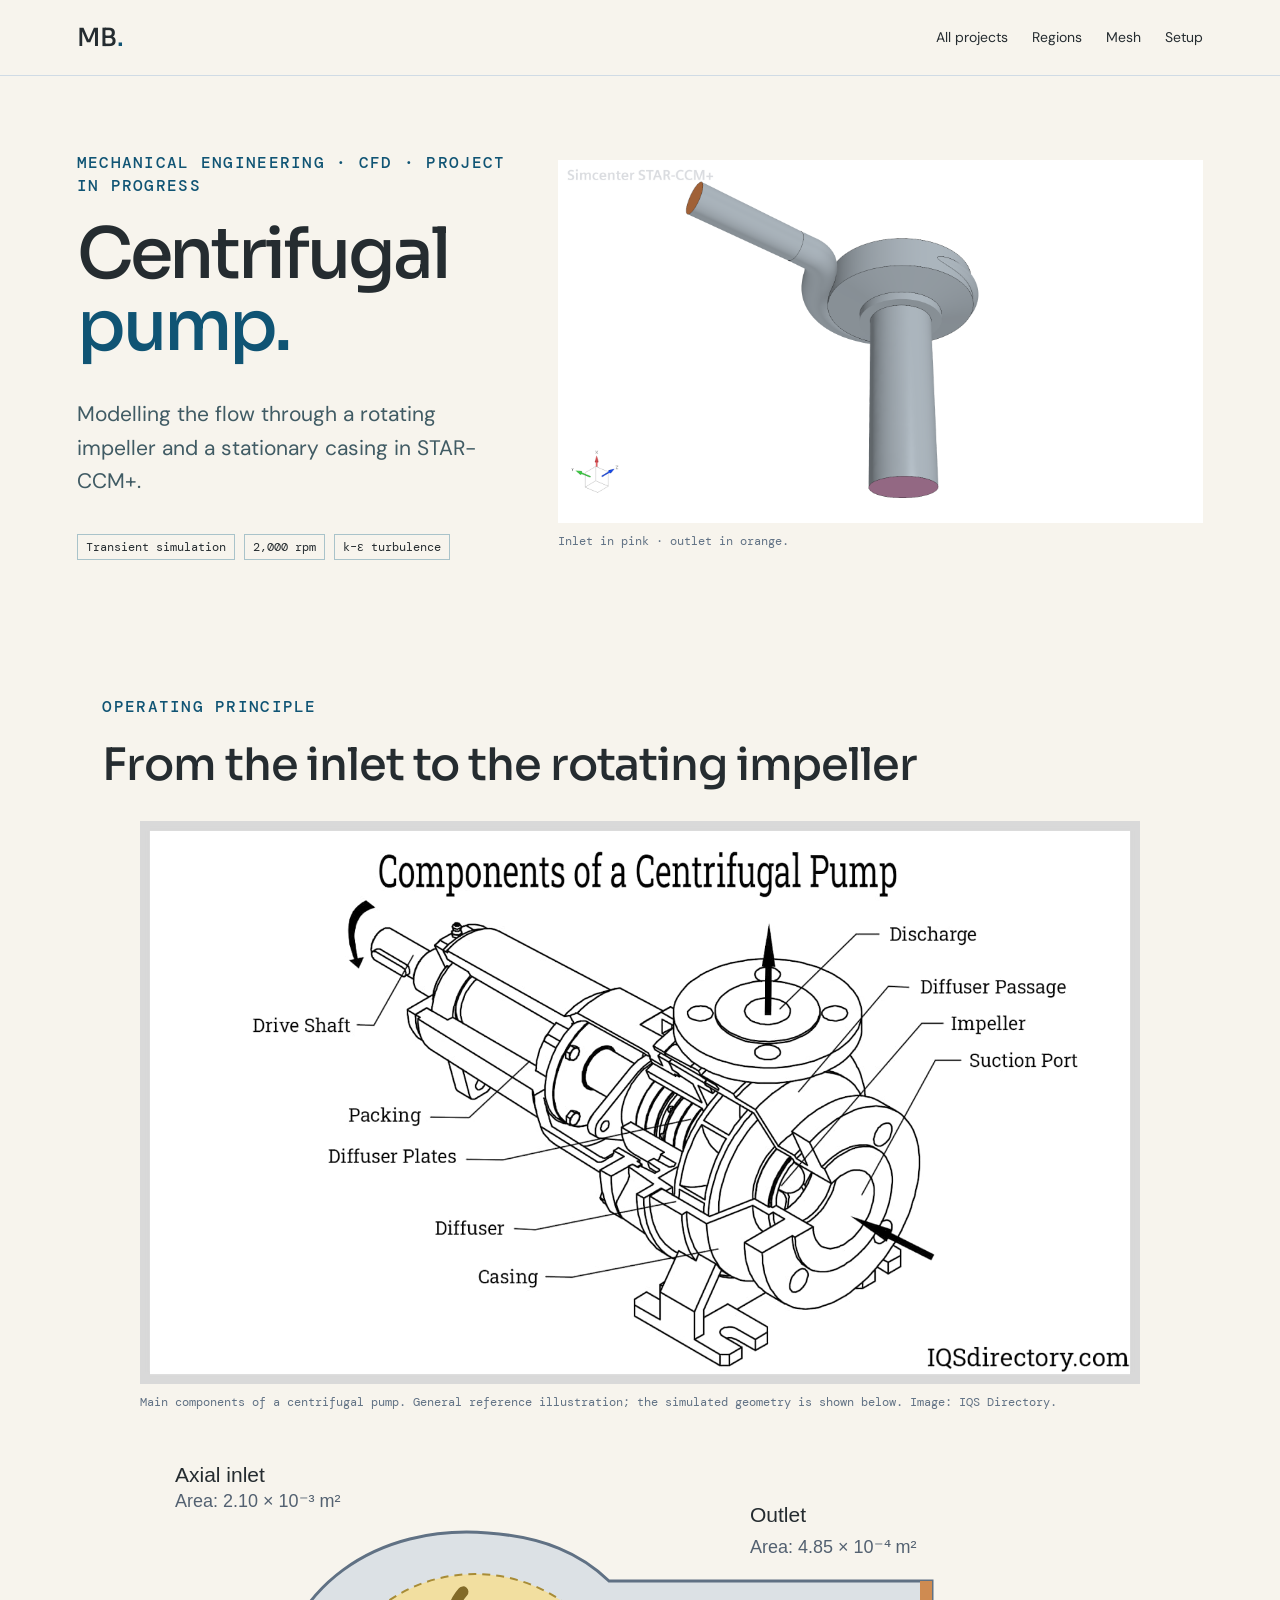
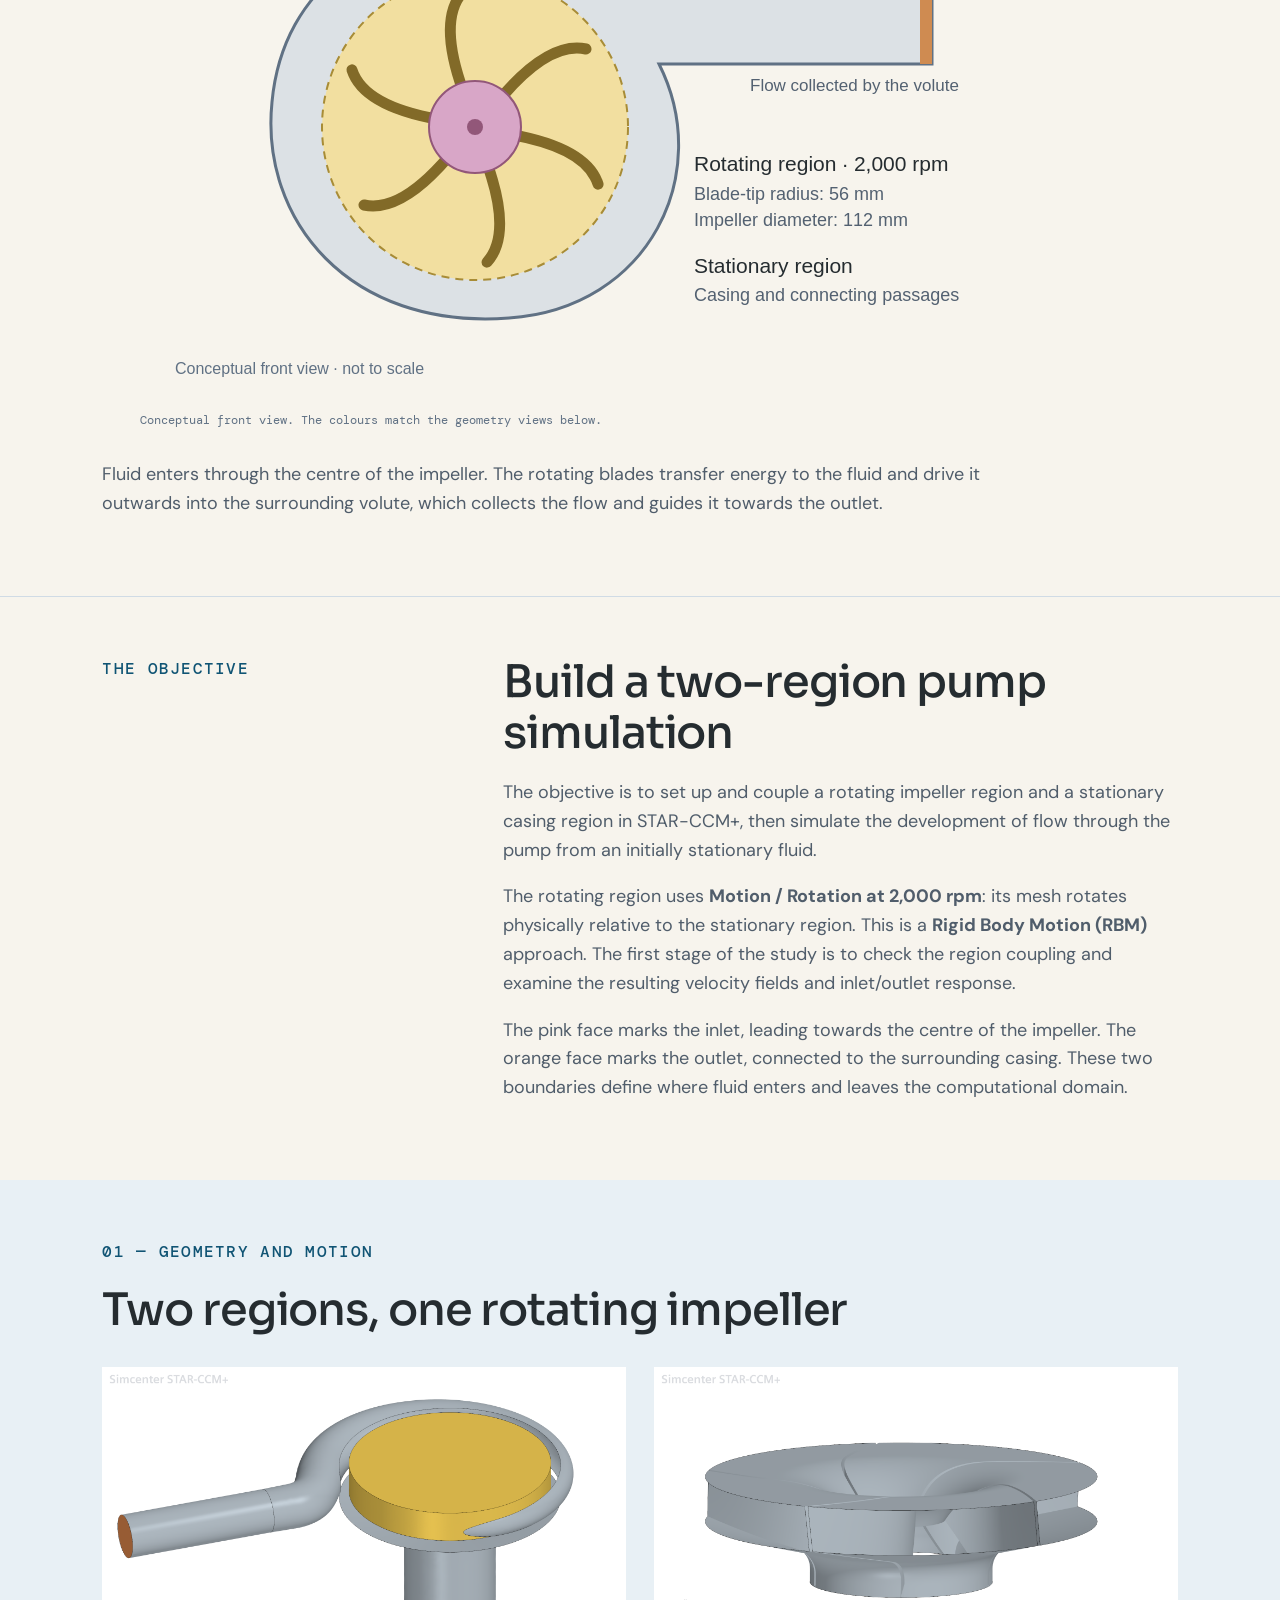
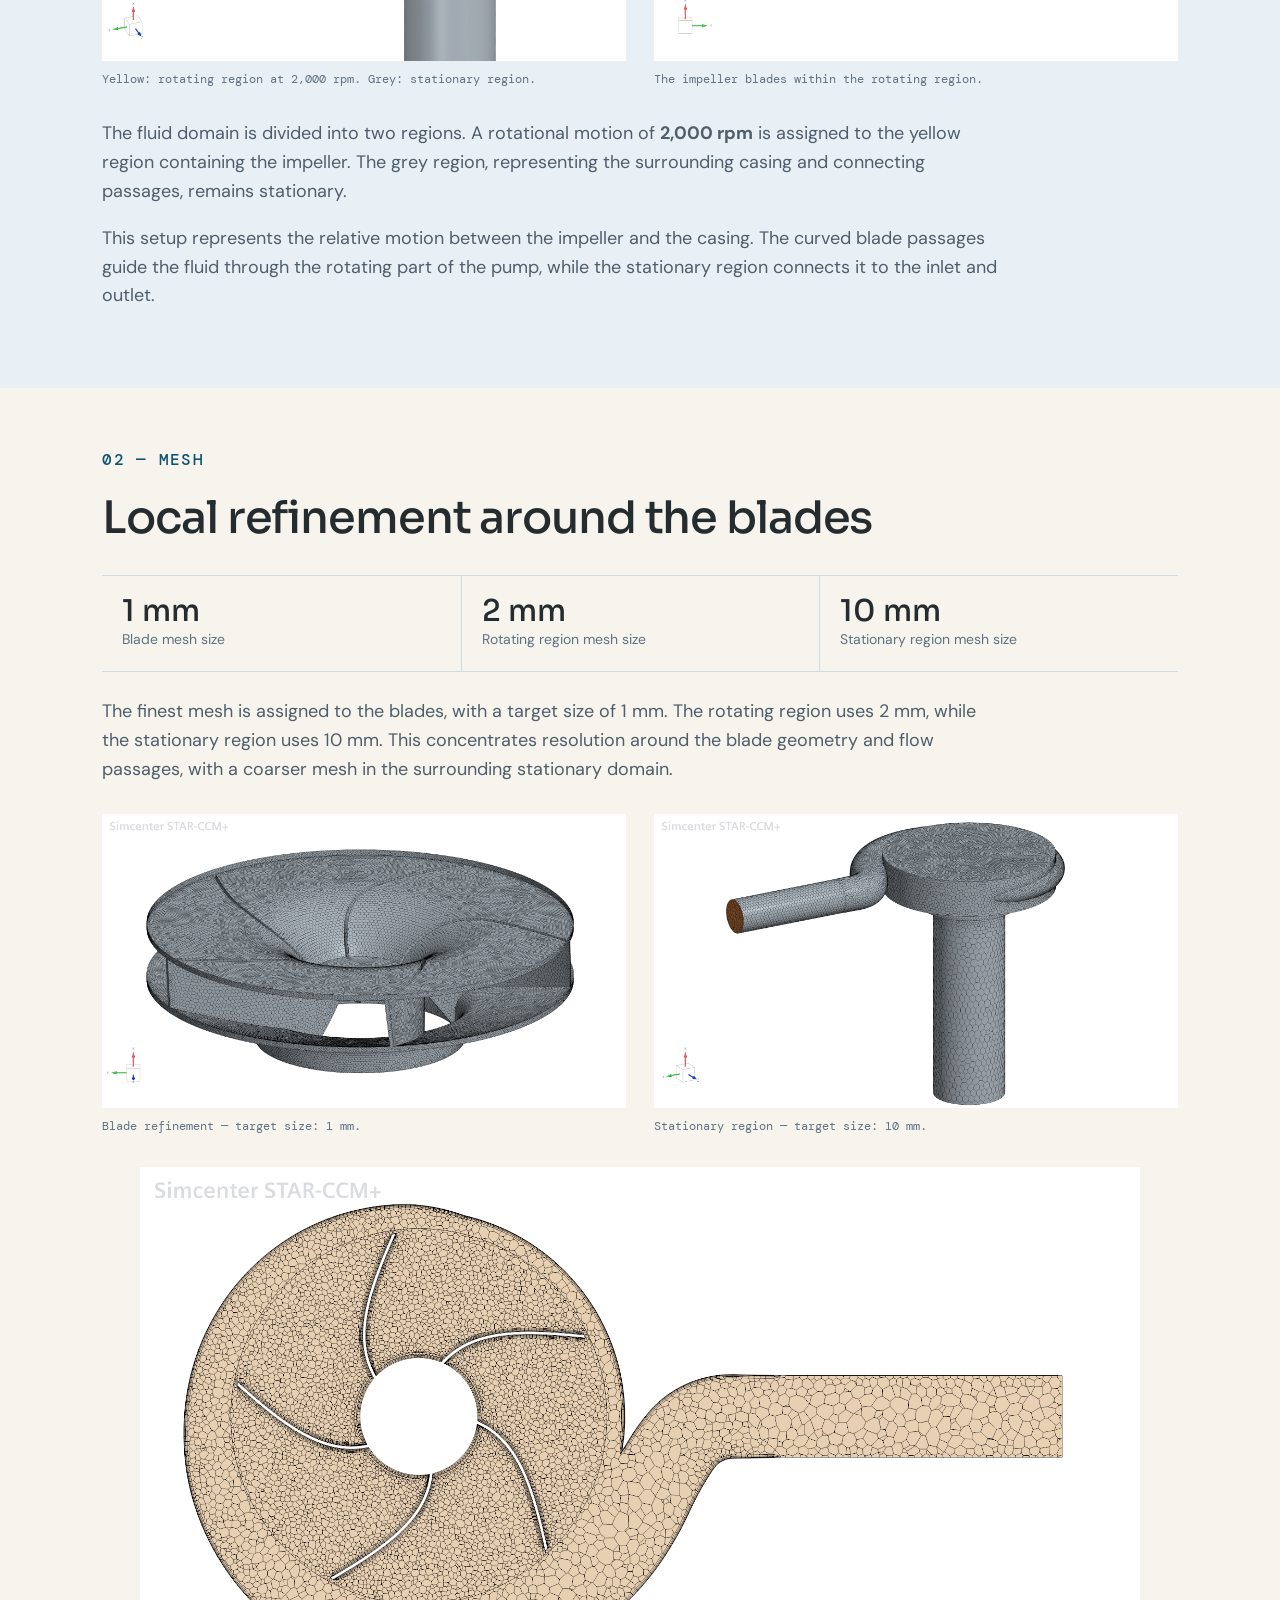
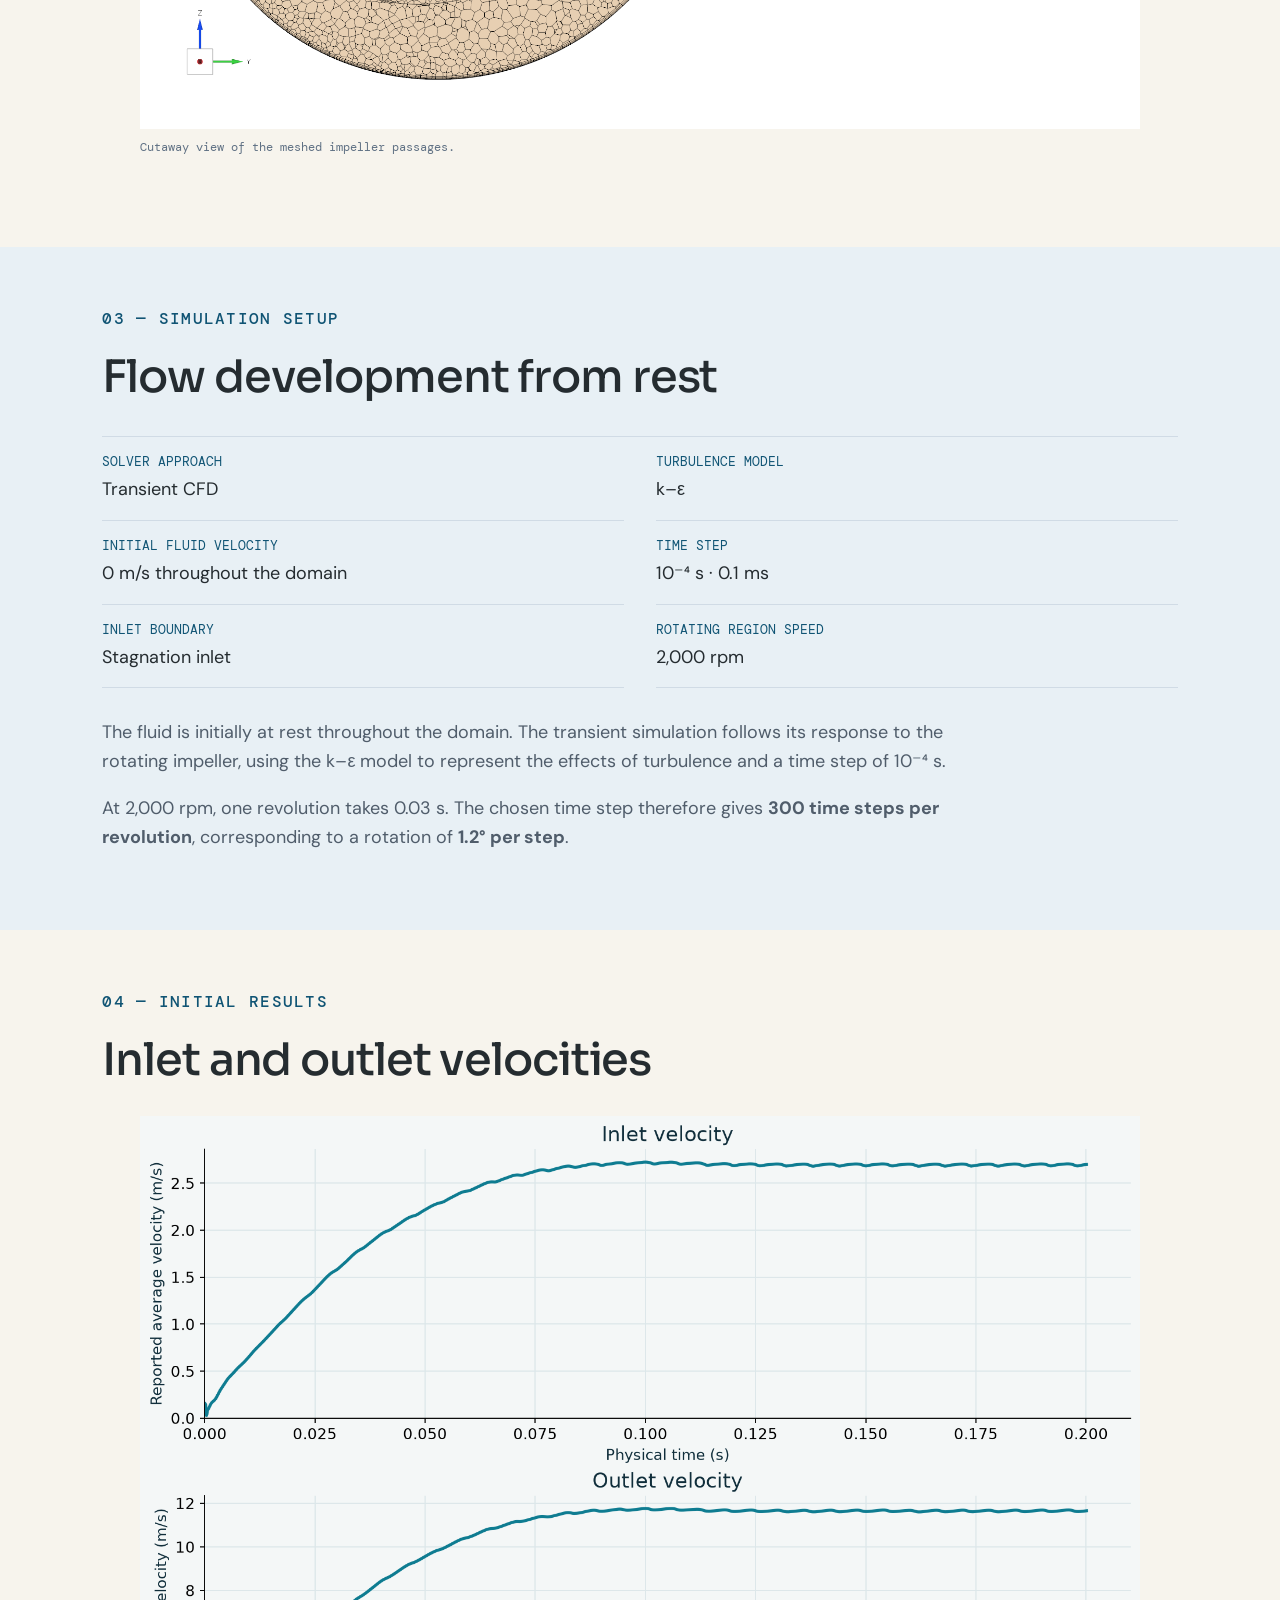
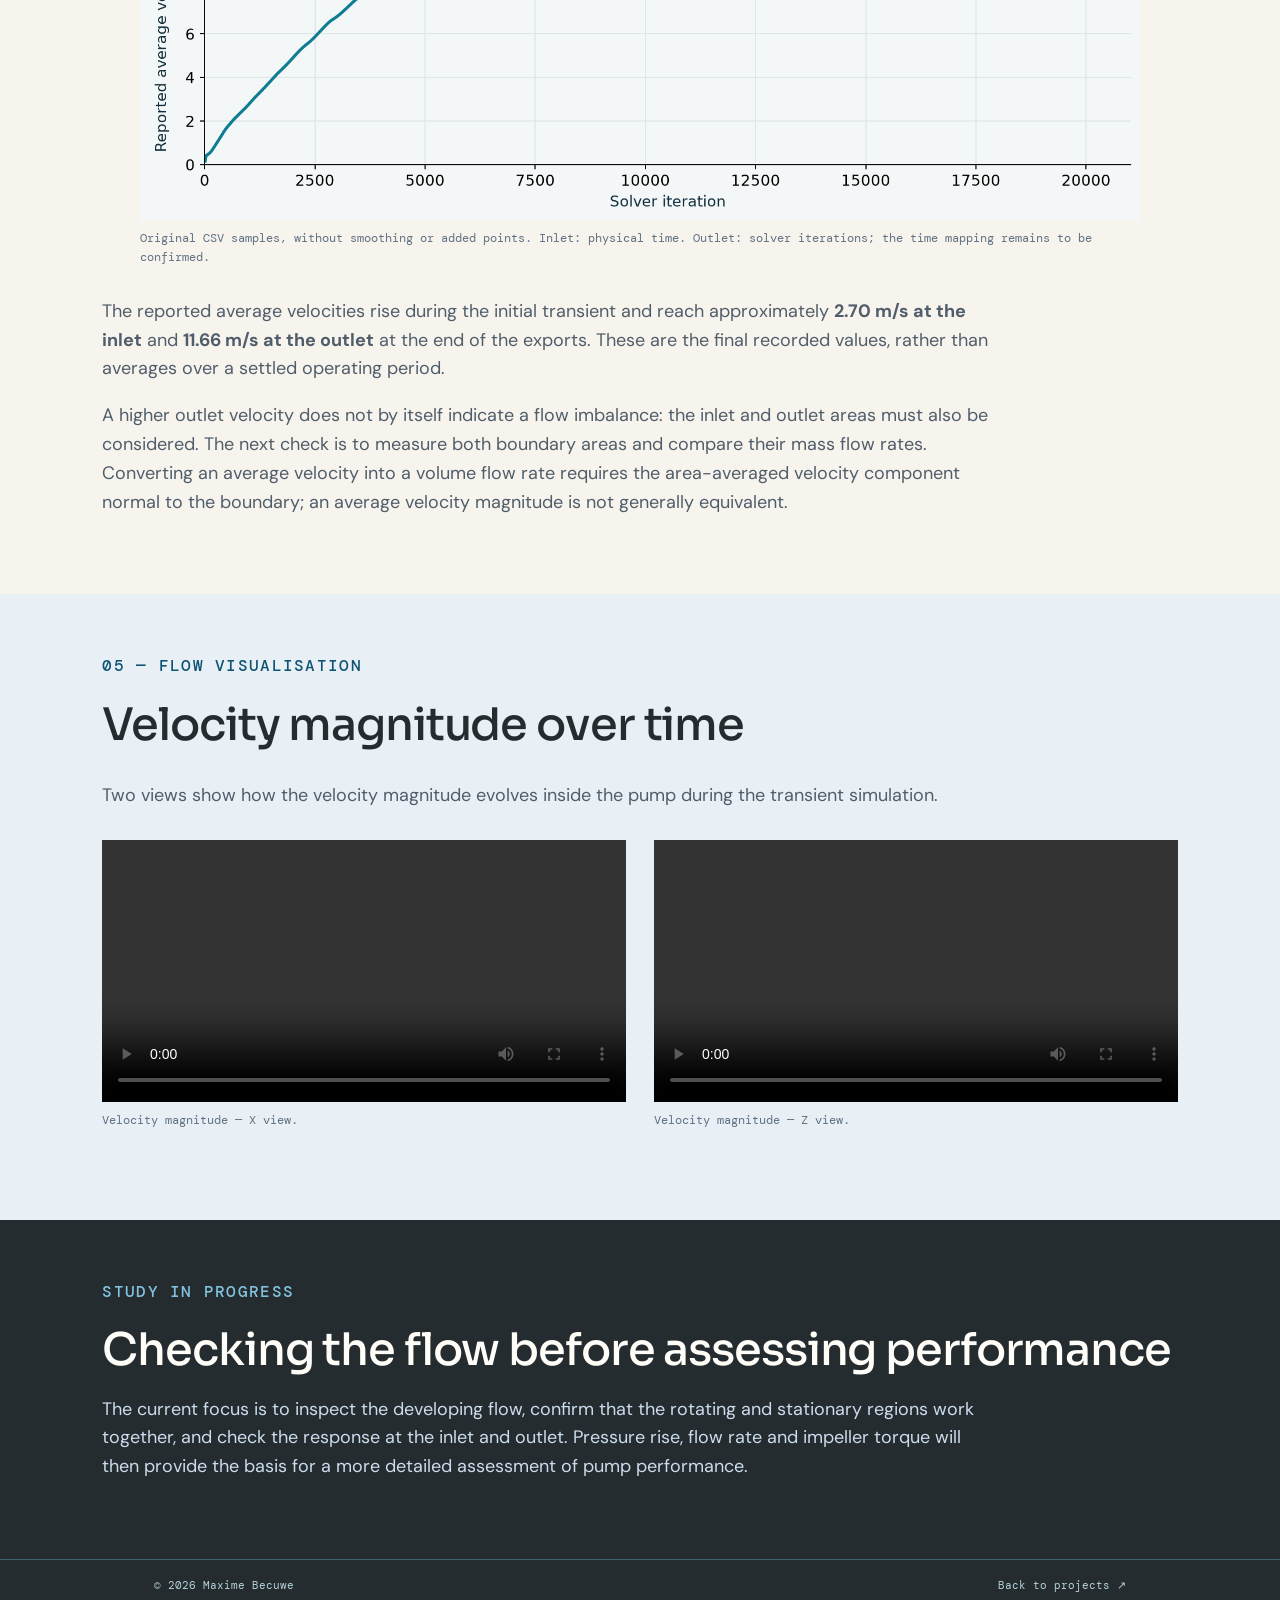
<file: centrifugal-pump.html>
<!doctype html>
<html lang="en">
<head>
<meta charset="UTF-8" /><meta name="viewport" content="width=device-width, initial-scale=1" />
<meta name="description" content="A transient centrifugal pump CFD study in STAR-CCM+, with a rotating region at 2000 rpm, local mesh refinement and a stagnation inlet." />
<title>Centrifugal Pump | Maxime Becuwe</title>
<link rel="preconnect" href="https://fonts.googleapis.com" /><link rel="preconnect" href="https://fonts.gstatic.com" crossorigin />
<link href="https://fonts.googleapis.com/css2?family=DM+Mono:wght@400;500&family=DM+Sans:wght@400;500;600&family=Sora:wght@500&display=swap" rel="stylesheet" />
<link rel="stylesheet" href="kcs.css" /><link rel="stylesheet" href="centrifugal-pump.css" />
</head>
<body>
<header class="site-header"><a class="brand" href="index.html" aria-label="Maxime Becuwe — home">MB<span>.</span></a><nav aria-label="Main navigation"><a href="index.html#projects">All projects</a><a href="#regions">Regions</a><a href="#mesh">Mesh</a><a href="#setup">Setup</a></nav></header>
<main>
<section class="hero"><div><p class="eyebrow">Mechanical engineering · CFD · Project in progress</p><h1>Centrifugal<br /><em>pump.</em></h1><p class="lead">Modelling the flow through a rotating impeller and a stationary casing in STAR-CCM+.</p><div class="chips"><span>Transient simulation</span><span>2,000 rpm</span><span>k–ε turbulence</span></div></div><figure><img src="assets/pump/geometry_inlet_outlet.png" width="1920" height="1080" alt="Pump geometry with the axial inlet in pink and the discharge outlet in orange." /><figcaption>Inlet in pink · outlet in orange.</figcaption></figure></section>
<section id="principle"><p class="eyebrow">Operating principle</p><h2>From the inlet to the rotating impeller</h2><figure class="wide"><img src="assets/pump/pump-components.jpg" width="1600" height="900" alt="Cutaway diagram of a centrifugal pump showing the suction port, impeller, casing, drive shaft and discharge." loading="lazy" /><figcaption>Main components of a centrifugal pump. General reference illustration; the simulated geometry is shown below. Image: IQS Directory.</figcaption></figure><figure class="wide"><img src="assets/pump/pump-principle.svg?v=clean-schema" width="1000" height="560" alt="Centrifugal pump schematic: pink axial inlet, yellow rotating impeller region, grey stationary volute and orange outlet. Impeller radius 56 mm." /><figcaption>Conceptual front view. The colours match the geometry views below.</figcaption></figure><div class="copy"><p>Fluid enters through the centre of the impeller. The rotating blades transfer energy to the fluid and drive it outwards into the surrounding volute, which collects the flow and guides it towards the outlet.</p></div></section>
<section class="intro"><p class="eyebrow">The objective</p><div class="copy"><h2>Build a two-region pump simulation</h2><p>The objective is to set up and couple a rotating impeller region and a stationary casing region in STAR-CCM+, then simulate the development of flow through the pump from an initially stationary fluid.</p><p>The rotating region uses <strong>Motion / Rotation at 2,000 rpm</strong>: its mesh rotates physically relative to the stationary region. This is a <strong>Rigid Body Motion (RBM)</strong> approach. The first stage of the study is to check the region coupling and examine the resulting velocity fields and inlet/outlet response.</p><p>The pink face marks the inlet, leading towards the centre of the impeller. The orange face marks the outlet, connected to the surrounding casing. These two boundaries define where fluid enters and leaves the computational domain.</p></div></section>
<section id="regions" class="tinted"><div class="section-head"><p class="eyebrow">01 — Geometry and motion</p><h2>Two regions, one rotating impeller</h2></div><div class="media-grid"><figure><img src="assets/pump/geometry_rotating_zone.png" width="1920" height="1080" alt="The rotating region shown in yellow inside the stationary grey casing." loading="lazy" /><figcaption>Yellow: rotating region at 2,000 rpm. Grey: stationary region.</figcaption></figure><figure><img src="assets/pump/geometry_blade.png" width="1920" height="1080" alt="Impeller geometry showing the curved blades and passages." loading="lazy" /><figcaption>The impeller blades within the rotating region.</figcaption></figure></div><div class="copy"><p>The fluid domain is divided into two regions. A rotational motion of <strong>2,000 rpm</strong> is assigned to the yellow region containing the impeller. The grey region, representing the surrounding casing and connecting passages, remains stationary.</p><p>This setup represents the relative motion between the impeller and the casing. The curved blade passages guide the fluid through the rotating part of the pump, while the stationary region connects it to the inlet and outlet.</p></div></section>
<section id="mesh"><div class="section-head"><p class="eyebrow">02 — Mesh</p><h2>Local refinement around the blades</h2></div><div class="metrics"><div><b>1 mm</b><span>Blade mesh size</span></div><div><b>2 mm</b><span>Rotating region mesh size</span></div><div><b>10 mm</b><span>Stationary region mesh size</span></div></div><div class="copy"><p>The finest mesh is assigned to the blades, with a target size of 1 mm. The rotating region uses 2 mm, while the stationary region uses 10 mm. This concentrates resolution around the blade geometry and flow passages, with a coarser mesh in the surrounding stationary domain.</p></div><div class="media-grid"><figure><img src="assets/pump/mesh_blade.png" width="1920" height="1080" alt="Close view of the mesh around the impeller blades." loading="lazy" /><figcaption>Blade refinement — target size: 1 mm.</figcaption></figure><figure><img src="assets/pump/mesh_stationary.png" width="1920" height="1080" alt="Mesh on the stationary casing and connecting inlet and outlet passages." loading="lazy" /><figcaption>Stationary region — target size: 10 mm.</figcaption></figure></div><figure class="wide"><img src="assets/pump/mesh_cut.png" width="1920" height="1080" alt="Cutaway mesh view of the impeller and its internal passages." loading="lazy" /><figcaption>Cutaway view of the meshed impeller passages.</figcaption></figure></section>
<section id="setup" class="tinted"><div class="section-head"><p class="eyebrow">03 — Simulation setup</p><h2>Flow development from rest</h2></div><dl class="settings"><div><dt>Solver approach</dt><dd>Transient CFD</dd></div><div><dt>Turbulence model</dt><dd>k–ε</dd></div><div><dt>Initial fluid velocity</dt><dd>0 m/s throughout the domain</dd></div><div><dt>Time step</dt><dd>10⁻⁴ s · 0.1 ms</dd></div><div><dt>Inlet boundary</dt><dd>Stagnation inlet</dd></div><div><dt>Rotating region speed</dt><dd>2,000 rpm</dd></div></dl><div class="copy"><p>The fluid is initially at rest throughout the domain. The transient simulation follows its response to the rotating impeller, using the k–ε model to represent the effects of turbulence and a time step of 10⁻⁴ s.</p><p>At 2,000 rpm, one revolution takes 0.03 s. The chosen time step therefore gives <strong>300 time steps per revolution</strong>, corresponding to a rotation of <strong>1.2° per step</strong>.</p></div></section>
<section id="velocity"><div class="section-head"><p class="eyebrow">04 — Initial results</p><h2>Inlet and outlet velocities</h2></div><figure class="wide"><img src="assets/pump/inlet-outlet-velocity.png" alt="Inlet average velocity versus physical time, followed by outlet average velocity versus solver iteration." loading="lazy" /><figcaption>Original CSV samples, without smoothing or added points. Inlet: physical time. Outlet: solver iterations; the time mapping remains to be confirmed.</figcaption></figure><div class="copy"><p>The reported average velocities rise during the initial transient and reach approximately <strong>2.70 m/s at the inlet</strong> and <strong>11.66 m/s at the outlet</strong> at the end of the exports. These are the final recorded values, rather than averages over a settled operating period.</p><p>A higher outlet velocity does not by itself indicate a flow imbalance: the inlet and outlet areas must also be considered. The next check is to measure both boundary areas and compare their mass flow rates. Converting an average velocity into a volume flow rate requires the area-averaged velocity component normal to the boundary; an average velocity magnitude is not generally equivalent.</p></div></section>
<section id="flow-videos" class="tinted"><div class="section-head"><p class="eyebrow">05 — Flow visualisation</p><h2>Velocity magnitude over time</h2></div><div class="copy"><p>Two views show how the velocity magnitude evolves inside the pump during the transient simulation.</p></div><div class="media-grid"><figure><video controls playsinline preload="metadata" aria-label="Velocity magnitude evolution — X view"><source src="assets/pump/velocity_magnitude_X.mp4" type="video/mp4" /><a href="assets/pump/velocity_magnitude_X.mp4">Watch the X-view video</a></video><figcaption>Velocity magnitude — X view.</figcaption></figure><figure><video controls playsinline preload="metadata" aria-label="Velocity magnitude evolution — Z view"><source src="assets/pump/velocity_magnitude_Z.mp4" type="video/mp4" /><a href="assets/pump/velocity_magnitude_Z.mp4">Watch the Z-view video</a></video><figcaption>Velocity magnitude — Z view.</figcaption></figure></div></section>
<section class="next"><p class="eyebrow">Study in progress</p><h2>Checking the flow before assessing performance</h2><p>The current focus is to inspect the developing flow, confirm that the rotating and stationary regions work together, and check the response at the inlet and outlet. Pressure rise, flow rate and impeller torque will then provide the basis for a more detailed assessment of pump performance.</p></section>
</main><footer><span>© <span id="year"></span> Maxime Becuwe</span><a href="index.html#projects">Back to projects ↗</a></footer><script>document.getElementById('year').textContent=new Date().getFullYear();</script>
</body></html>
</file>
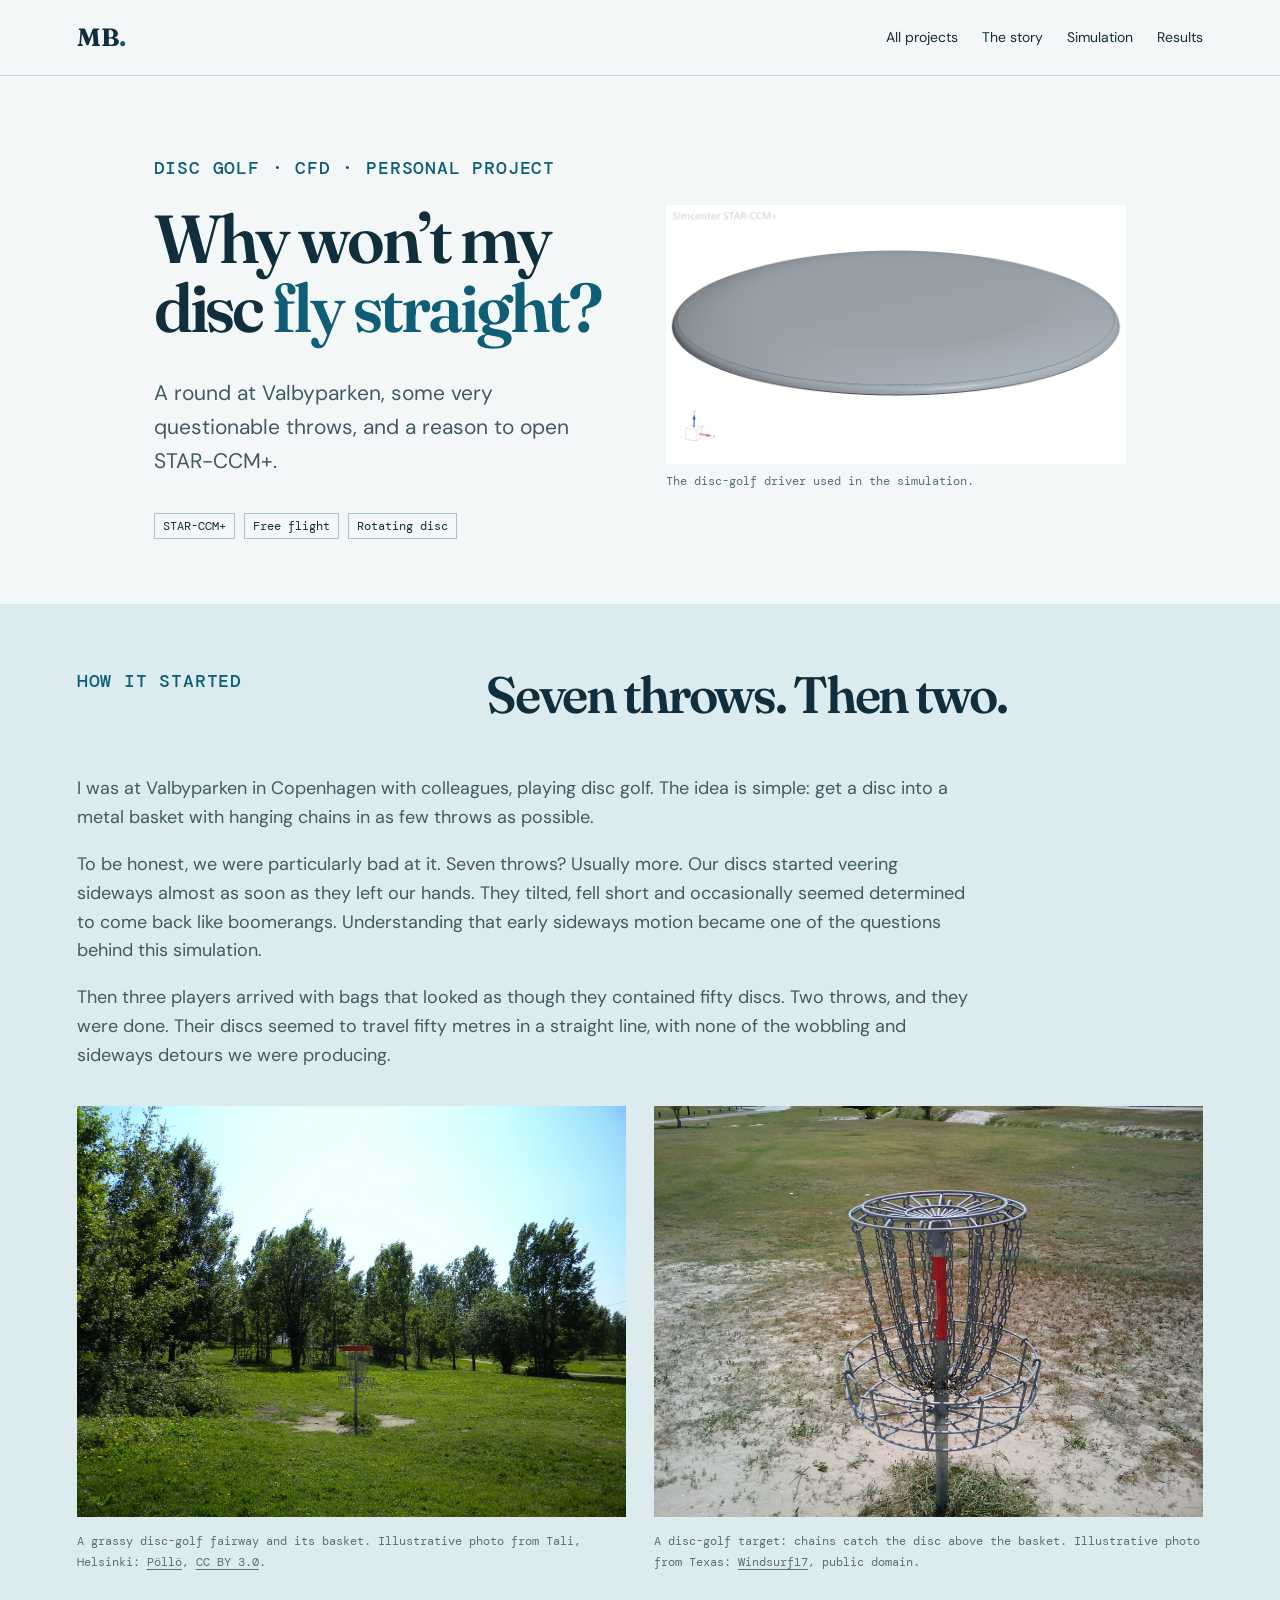
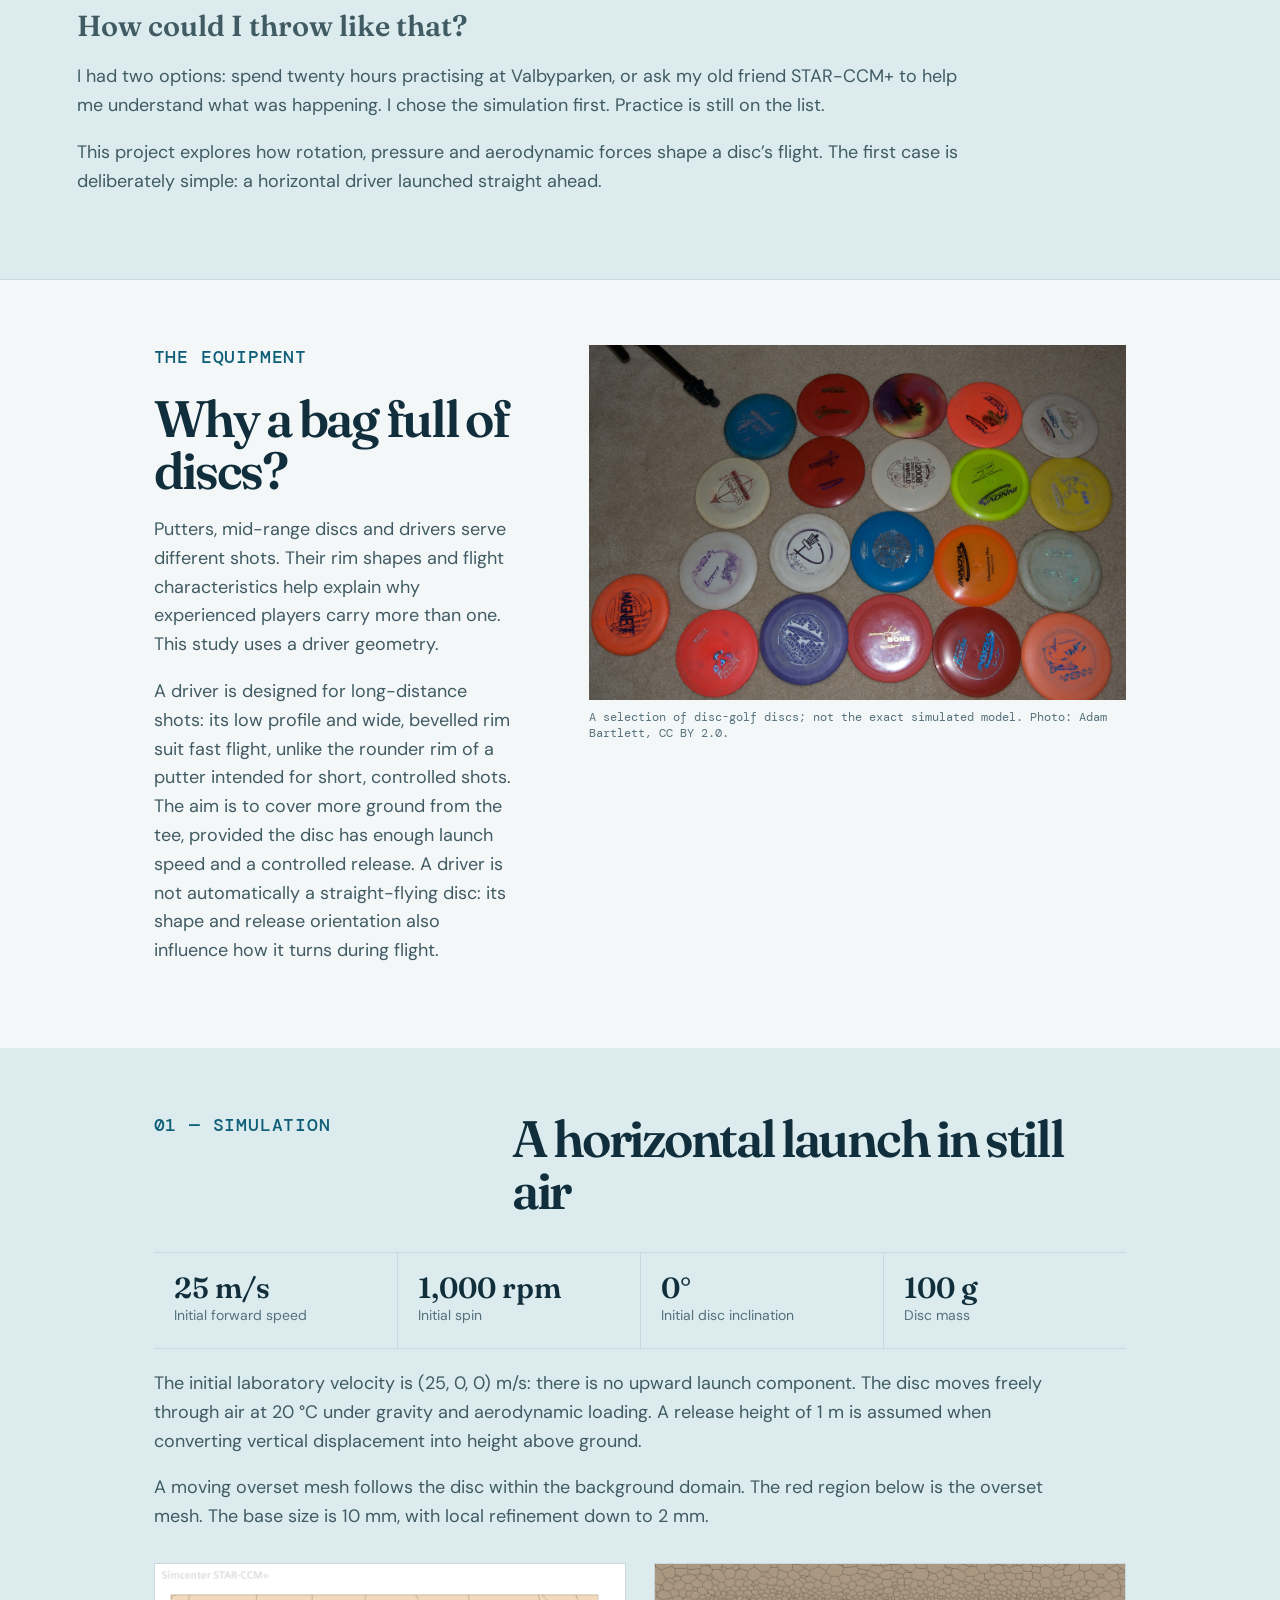
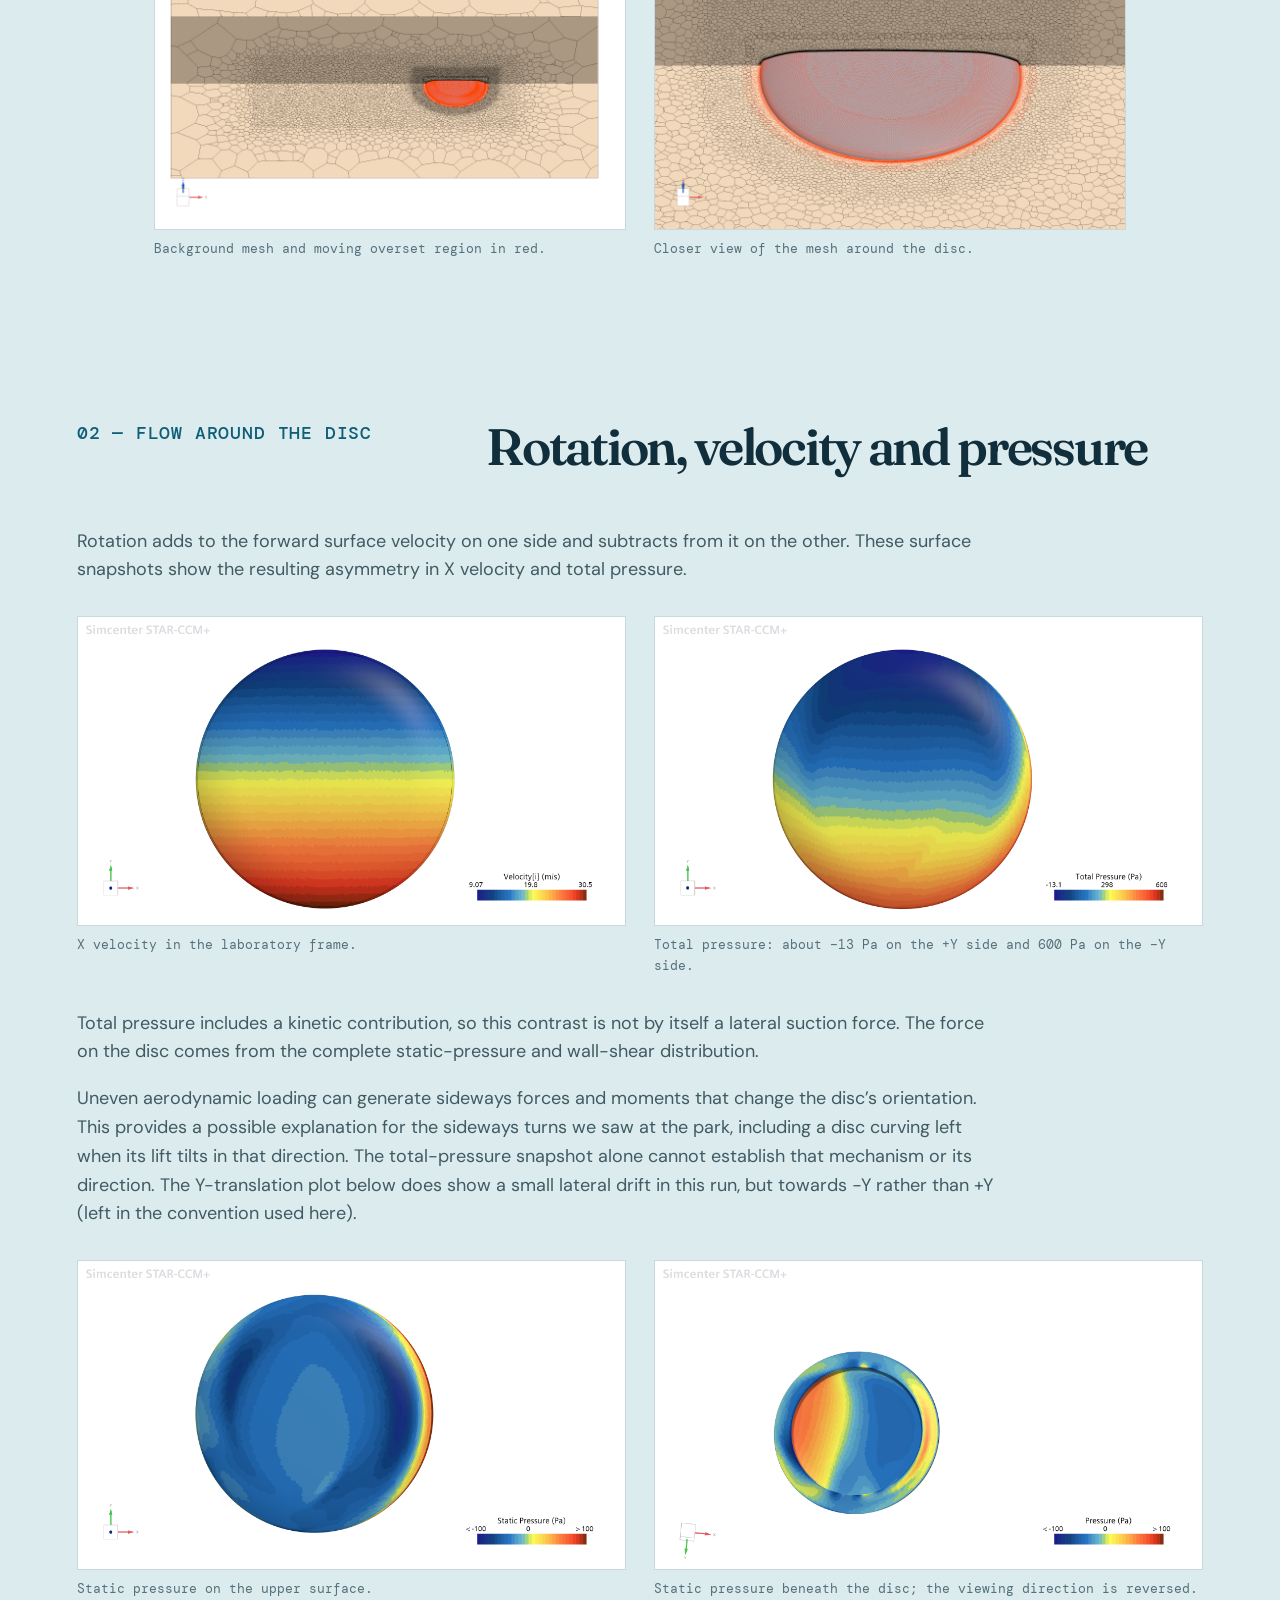
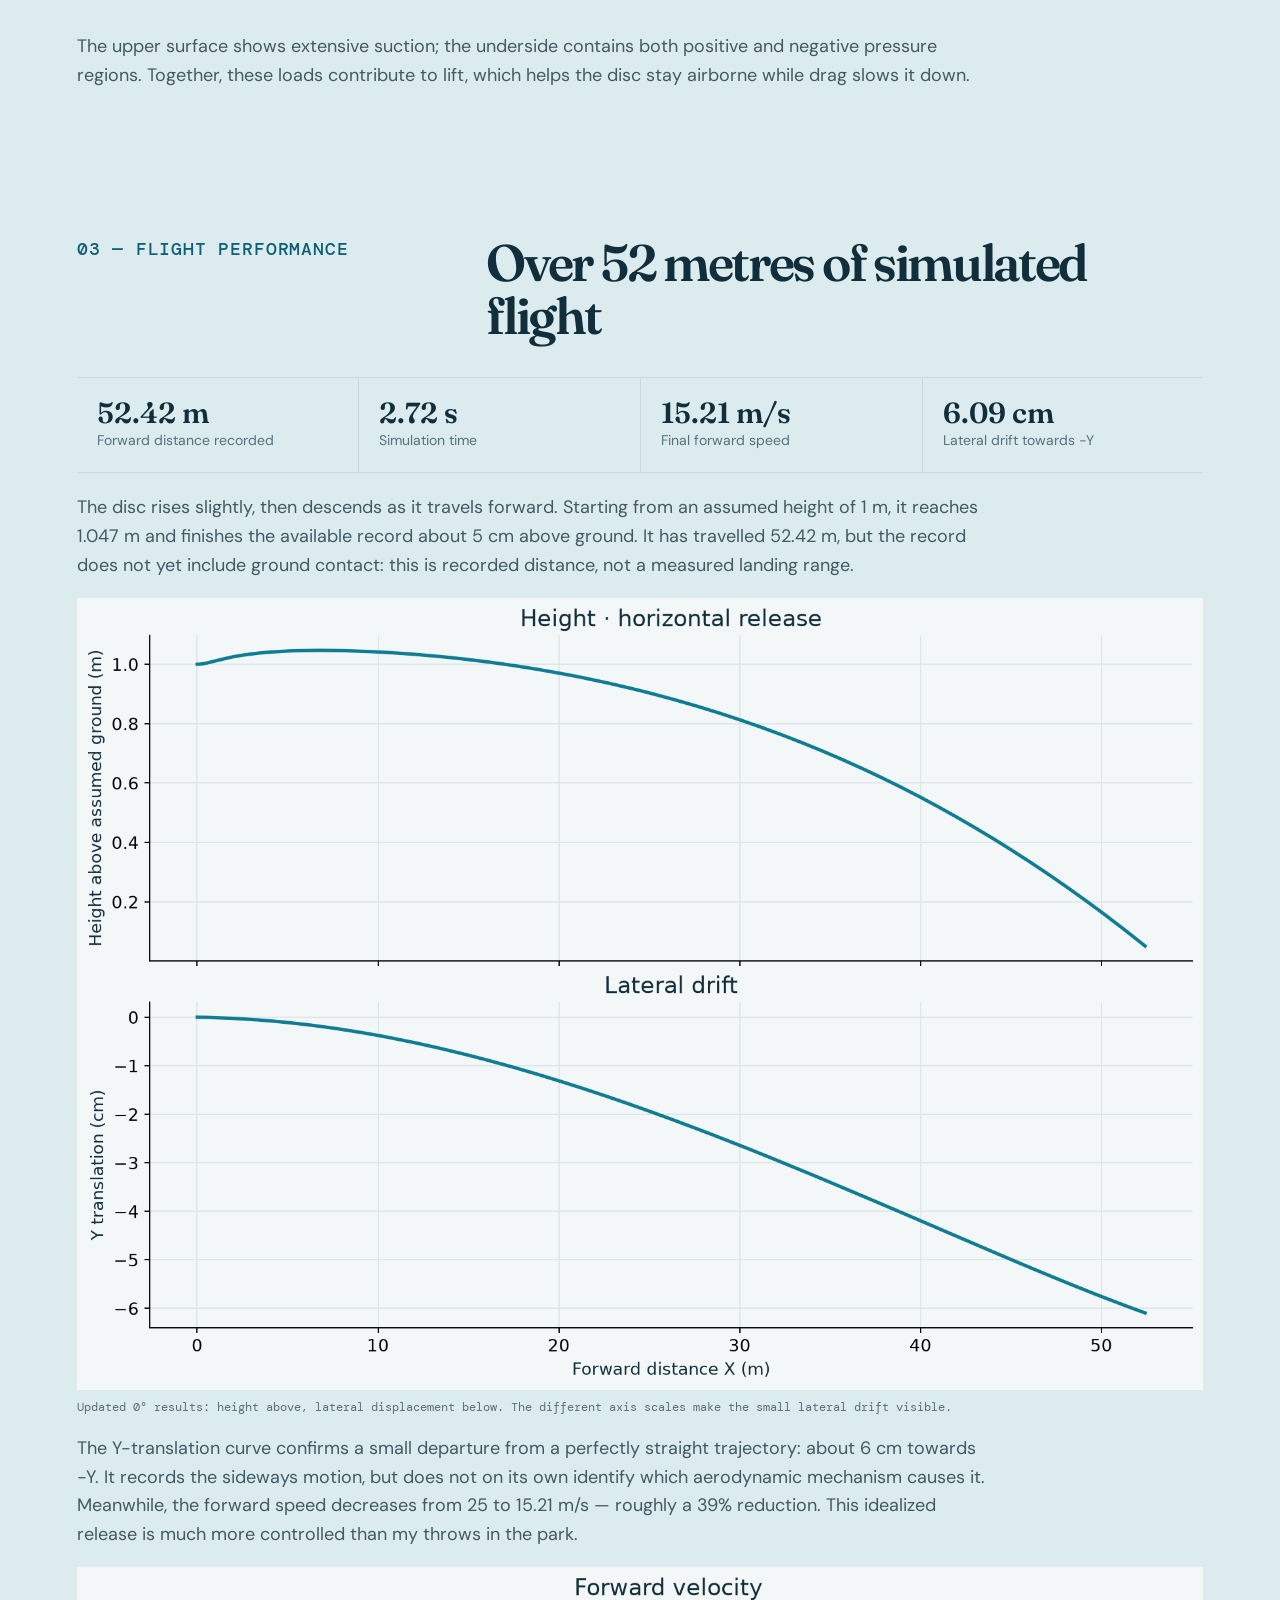
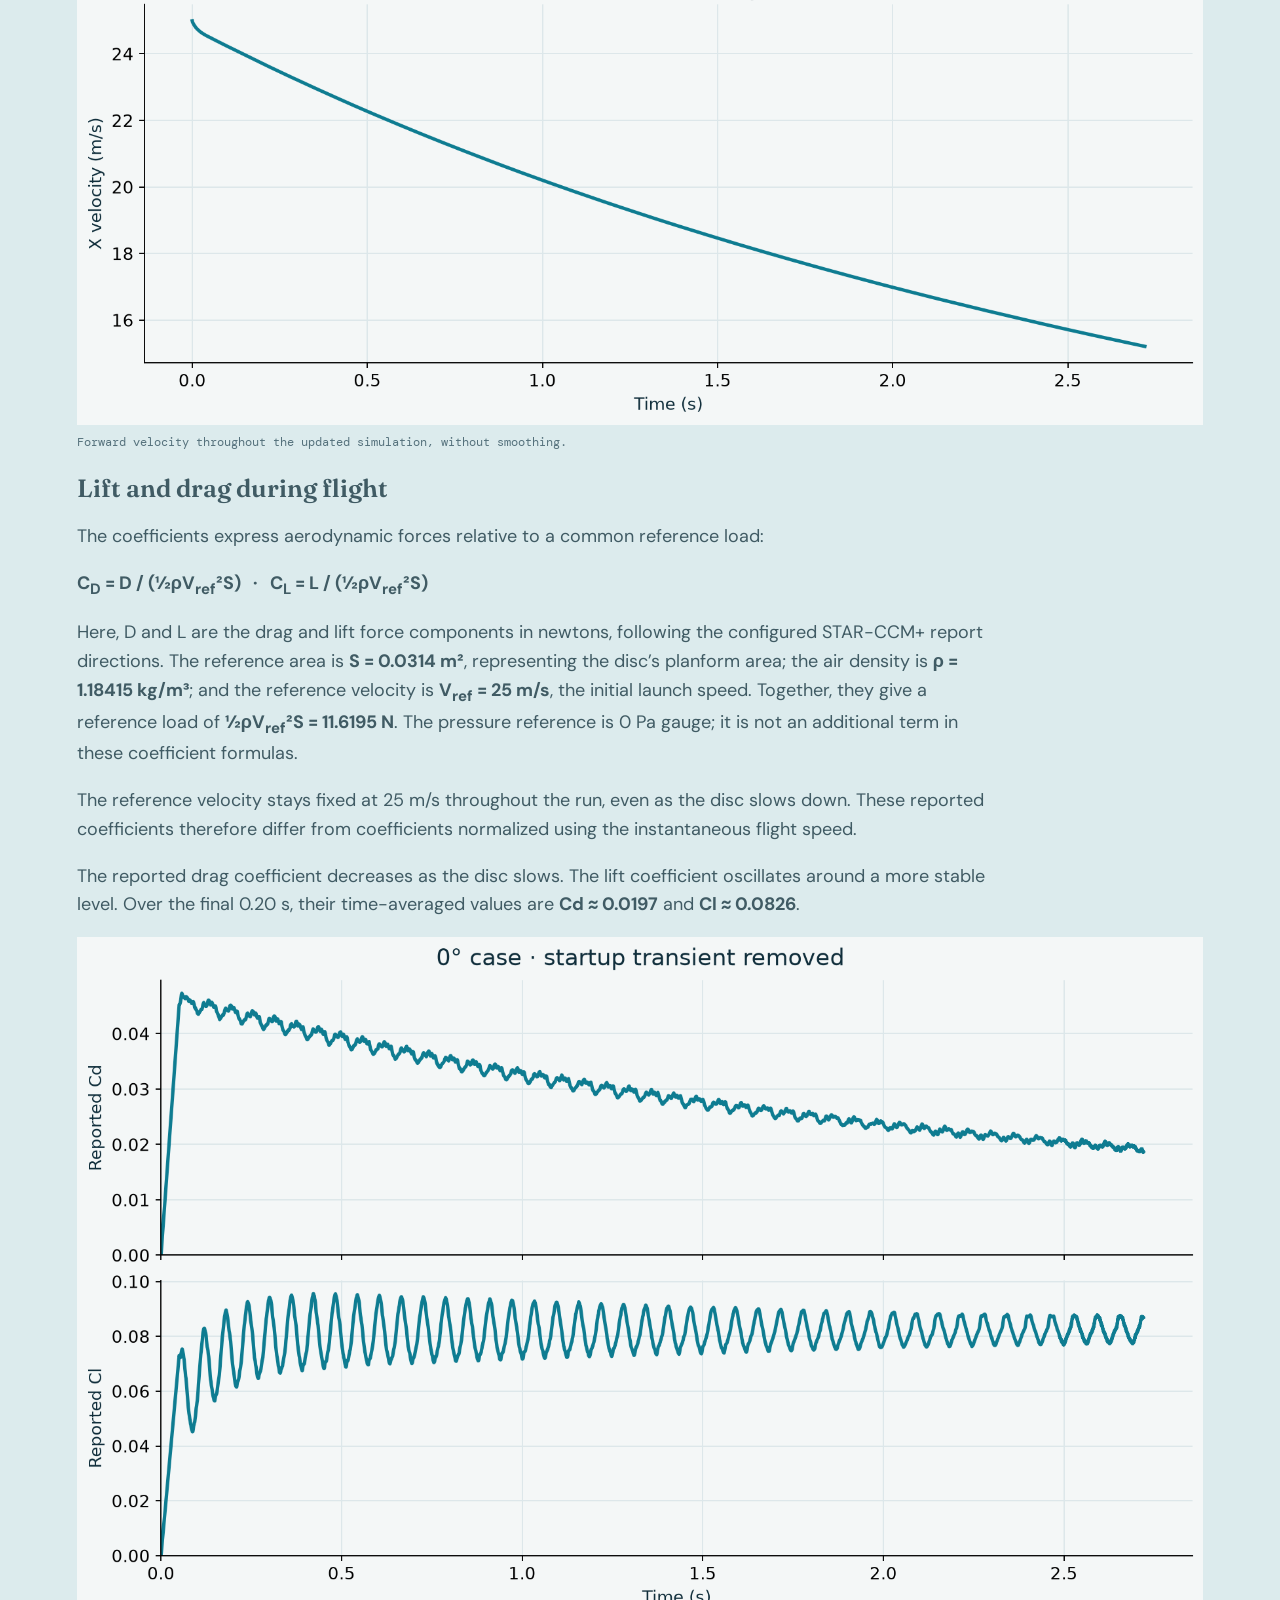
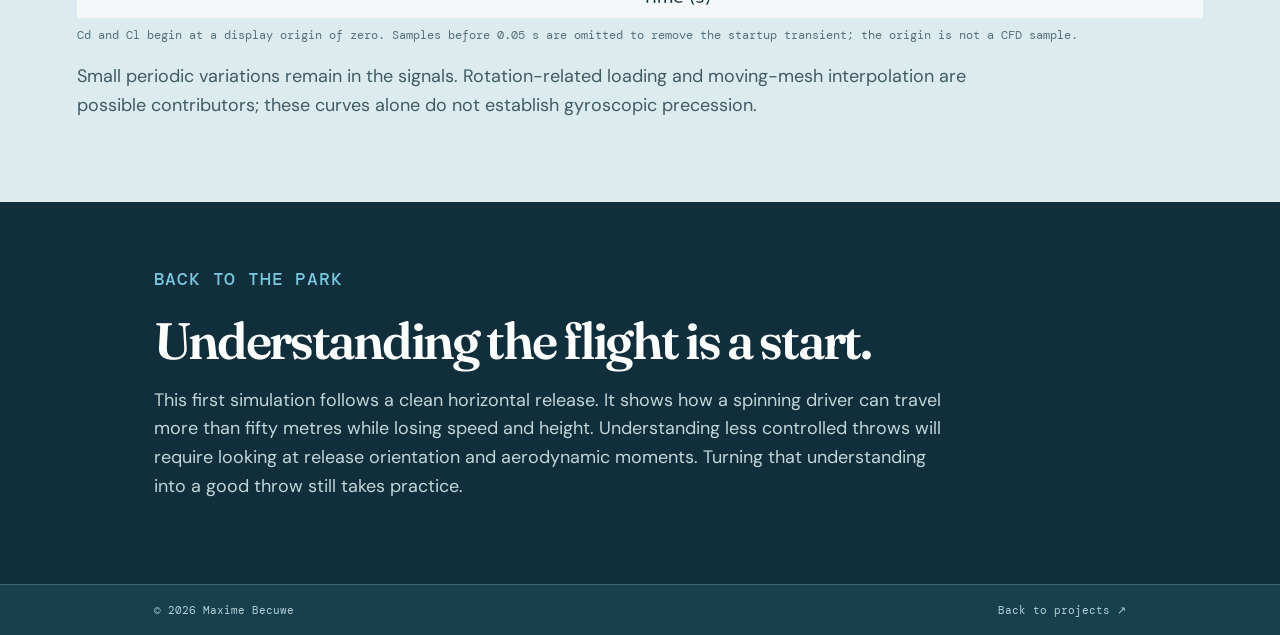
<file: frisbee.html>
<!doctype html>
<html lang="en">
<head>
<meta charset="UTF-8" /><meta name="viewport" content="width=device-width, initial-scale=1.0" />
<meta name="description" content="A spinning disc-golf driver CFD study in STAR-CCM+, exploring gyroscopic motion and the surrounding pressure and velocity fields." />
<title>Spinning Disc CFD | Maxime Becuwe</title>
<link rel="preconnect" href="https://fonts.googleapis.com" /><link rel="preconnect" href="https://fonts.gstatic.com" crossorigin />
<link href="https://fonts.googleapis.com/css2?family=DM+Mono:wght@400;500&family=DM+Sans:wght@400;500;600;700&family=Fraunces:opsz,wght@9..144,600;9..144,700&display=swap" rel="stylesheet" />
<link rel="stylesheet" href="kcs.css" /><link rel="stylesheet" href="frisbee.css" />
  <link rel="stylesheet" href="site-editorial.css" />
</head>
<body>
<header class="site-header"><a class="brand" href="index.html" aria-label="Maxime Becuwe — home">MB<span>.</span></a><nav aria-label="Main navigation"><a href="index.html#projects">All projects</a><a href="#story">The story</a><a href="#setup">Simulation</a><a href="#performance">Results</a></nav></header>
<main><section class="hero disc-hero"><div><p class="eyebrow">Disc golf · CFD · Personal project</p><h1>Why won’t my disc <em>fly straight?</em></h1><p class="lead">A round at Valbyparken, some very questionable throws, and a reason to open STAR-CCM+.</p><div class="chips"><span>STAR-CCM+</span><span>Free flight</span><span>Rotating disc</span></div></div><figure><img src="assets/frisbee/geometry2.png?v=zero-story" alt="The disc-golf driver used in the simulation." width="1920" height="1080" loading="lazy" /><figcaption>The disc-golf driver used in the simulation.</figcaption></figure></section>
<section id="story" class="disc-results story-section"><div class="heading"><p class="eyebrow">How it started</p><h2>Seven throws. Then two.</h2></div><div class="result-copy"><p>I was at Valbyparken in Copenhagen with colleagues, playing disc golf. The idea is simple: get a disc into a metal basket with hanging chains in as few throws as possible.</p><p>To be honest, we were particularly bad at it. Seven throws? Usually more. Our discs started veering sideways almost as soon as they left our hands. They tilted, fell short and occasionally seemed determined to come back like boomerangs. Understanding that early sideways motion became one of the questions behind this simulation.</p><p>Then three players arrived with bags that looked as though they contained fifty discs. Two throws, and they were done. Their discs seemed to travel fifty metres in a straight line, with none of the wobbling and sideways detours we were producing.</p></div><div class="disc-photo-grid"><figure><img src="assets/frisbee/disc-course.jpg" alt="A disc-golf basket on a grassy fairway in Tali, Helsinki." width="3648" height="2736" loading="lazy" /><figcaption>A grassy disc-golf fairway and its basket. Illustrative photo from Tali, Helsinki: <a href="https://commons.wikimedia.org/wiki/File:Disc_frisbee_golf_frolf_basket_route_in_Tali_Helsinki_Finland.jpg">Pöllö</a>, <a href="https://creativecommons.org/licenses/by/3.0/">CC BY 3.0</a>.</figcaption></figure><figure><img src="assets/frisbee/basket.jpg?v=zero-story" alt="A disc-golf target: chains catch the disc above the basket. Illustrative photo from Texas: Windsurf17, public domain." width="2048" height="1536" loading="lazy" /><figcaption>A disc-golf target: chains catch the disc above the basket. Illustrative photo from Texas: <a href="https://commons.wikimedia.org/wiki/File:Disc_golf_basket.jpg">Windsurf17</a>, public domain.</figcaption></figure></div><div class="result-copy"><h3>How could I throw like that?</h3><p>I had two options: spend twenty hours practising at Valbyparken, or ask my old friend STAR-CCM+ to help me understand what was happening. I chose the simulation first. Practice is still on the list.</p><p>This project explores how rotation, pressure and aerodynamic forces shape a disc’s flight. The first case is deliberately simple: a horizontal driver launched straight ahead.</p></div></section>
<section class="disc-about"><div><p class="eyebrow">The equipment</p><h2>Why a bag full of discs?</h2><p>Putters, mid-range discs and drivers serve different shots. Their rim shapes and flight characteristics help explain why experienced players carry more than one. This study uses a driver geometry.</p><p>A driver is designed for long-distance shots: its low profile and wide, bevelled rim suit fast flight, unlike the rounder rim of a putter intended for short, controlled shots. The aim is to cover more ground from the tee, provided the disc has enough launch speed and a controlled release. A driver is not automatically a straight-flying disc: its shape and release orientation also influence how it turns during flight.</p></div><figure><img src="assets/frisbee/discs.jpg?v=zero-story" alt="A selection of disc-golf discs; not the exact simulated model. Photo: Adam Bartlett, CC BY 2.0." width="2655" height="1753" loading="lazy" /><figcaption>A selection of disc-golf discs; not the exact simulated model. Photo: <a href="https://commons.wikimedia.org/wiki/File:Disc_Golf_Discs_(3293584490).jpg">Adam Bartlett</a>, <a href="https://creativecommons.org/licenses/by/2.0/">CC BY 2.0</a>.</figcaption></figure></section><section id="setup" class="disc-setup"><div class="heading"><p class="eyebrow">01 — Simulation</p><h2>A horizontal launch in still air</h2></div><div class="metrics"><div><b>25 m/s</b><span>Initial forward speed</span></div><div><b>1,000 rpm</b><span>Initial spin</span></div><div><b>0°</b><span>Initial disc inclination</span></div><div><b>100 g</b><span>Disc mass</span></div></div><div class="result-copy"><p>The initial laboratory velocity is (25, 0, 0) m/s: there is no upward launch component. The disc moves freely through air at 20 °C under gravity and aerodynamic loading. A release height of 1 m is assumed when converting vertical displacement into height above ground.</p><p>A moving overset mesh follows the disc within the background domain. The red region below is the overset mesh. The base size is 10 mm, with local refinement down to 2 mm.</p></div><div class="disc-result-grid"><figure><img src="assets/frisbee/mesh-general.png?v=zero-story" alt="Background mesh and moving overset region in red." width="1920" height="1080" loading="lazy" /><figcaption>Background mesh and moving overset region in red.</figcaption></figure><figure><img src="assets/frisbee/mesh-general-closer.png?v=zero-story" alt="Closer view of the mesh around the disc." width="1920" height="1080" loading="lazy" /><figcaption>Closer view of the mesh around the disc.</figcaption></figure></div></section><section id="results" class="disc-results"><div class="heading"><p class="eyebrow">02 — Flow around the disc</p><h2>Rotation, velocity and pressure</h2></div><div class="result-copy"><p>Rotation adds to the forward surface velocity on one side and subtracts from it on the other. These surface snapshots show the resulting asymmetry in X velocity and total pressure.</p></div><div class="disc-result-grid"><figure><img src="assets/frisbee/velocity_x_lab_XY.png?v=zero-story" alt="X velocity in the laboratory frame." width="1920" height="1080" loading="lazy" /><figcaption>X velocity in the laboratory frame.</figcaption></figure><figure><img src="assets/frisbee/total_pressure_XY.png?v=zero-story" alt="Total pressure: about −13 Pa on the +Y side and 600 Pa on the −Y side." width="1920" height="1080" loading="lazy" /><figcaption>Total pressure: about −13 Pa on the +Y side and 600 Pa on the −Y side.</figcaption></figure></div><div class="result-copy"><p>Total pressure includes a kinetic contribution, so this contrast is not by itself a lateral suction force. The force on the disc comes from the complete static-pressure and wall-shear distribution.</p><p>Uneven aerodynamic loading can generate sideways forces and moments that change the disc’s orientation. This provides a possible explanation for the sideways turns we saw at the park, including a disc curving left when its lift tilts in that direction. The total-pressure snapshot alone cannot establish that mechanism or its direction. The Y-translation plot below does show a small lateral drift in this run, but towards −Y rather than +Y (left in the convention used here).</p></div><div class="disc-result-grid"><figure><img src="assets/frisbee/pressure_XY.png?v=zero-story" alt="Static pressure on the upper surface." width="1920" height="1080" loading="lazy" /><figcaption>Static pressure on the upper surface.</figcaption></figure><figure><img src="assets/frisbee/pressure_negXY.png?v=zero-story" alt="Static pressure beneath the disc; the viewing direction is reversed." width="1920" height="1080" loading="lazy" /><figcaption>Static pressure beneath the disc; the viewing direction is reversed.</figcaption></figure></div><div class="result-copy"><p>The upper surface shows extensive suction; the underside contains both positive and negative pressure regions. Together, these loads contribute to lift, which helps the disc stay airborne while drag slows it down.</p></div></section>
<section id="performance" class="disc-results"><div class="heading"><p class="eyebrow">03 — Flight performance</p><h2>Over 52 metres of simulated flight</h2></div><div class="metrics"><div><b>52.42 m</b><span>Forward distance recorded</span></div><div><b>2.72 s</b><span>Simulation time</span></div><div><b>15.21 m/s</b><span>Final forward speed</span></div><div><b>6.09 cm</b><span>Lateral drift towards −Y</span></div></div><div class="result-copy"><p>The disc rises slightly, then descends as it travels forward. Starting from an assumed height of 1 m, it reaches 1.047 m and finishes the available record about 5 cm above ground. It has travelled 52.42 m, but the record does not yet include ground contact: this is recorded distance, not a measured landing range.</p></div><figure><img src="assets/frisbee/zero_trajectory.png?v=zero-story" alt="Updated 0° results: height above, lateral displacement below. The different axis scales make the small lateral drift visible." width="1719" height="1209" loading="lazy" /><figcaption>Updated 0° results: height above, lateral displacement below. The different axis scales make the small lateral drift visible.</figcaption></figure><div class="result-copy"><p>The Y-translation curve confirms a small departure from a perfectly straight trajectory: about 6 cm towards −Y. It records the sideways motion, but does not on its own identify which aerodynamic mechanism causes it. Meanwhile, the forward speed decreases from 25 to 15.21 m/s — roughly a 39% reduction. This idealized release is much more controlled than my throws in the park.</p></div><figure><img src="assets/frisbee/zero_velocity.png?v=zero-story" alt="Forward velocity throughout the updated simulation, without smoothing." width="1719" height="699" loading="lazy" /><figcaption>Forward velocity throughout the updated simulation, without smoothing.</figcaption></figure><div class="result-copy"><h3>Lift and drag during flight</h3><p>The coefficients express aerodynamic forces relative to a common reference load:</p><p class="coefficient-formula"><strong>C<sub>D</sub> = D / (½ρV<sub>ref</sub>²S) &nbsp; · &nbsp; C<sub>L</sub> = L / (½ρV<sub>ref</sub>²S)</strong></p><p>Here, D and L are the drag and lift force components in newtons, following the configured STAR-CCM+ report directions. The reference area is <strong>S = 0.0314 m²</strong>, representing the disc’s planform area; the air density is <strong>ρ = 1.18415 kg/m³</strong>; and the reference velocity is <strong>V<sub>ref</sub> = 25 m/s</strong>, the initial launch speed. Together, they give a reference load of <strong>½ρV<sub>ref</sub>²S = 11.6195 N</strong>. The pressure reference is 0 Pa gauge; it is not an additional term in these coefficient formulas.</p><p>The reference velocity stays fixed at 25 m/s throughout the run, even as the disc slows down. These reported coefficients therefore differ from coefficients normalized using the instantaneous flight speed.</p><p>The reported drag coefficient decreases as the disc slows. The lift coefficient oscillates around a more stable level. Over the final 0.20 s, their time-averaged values are <strong>Cd ≈ 0.0197</strong> and <strong>Cl ≈ 0.0826</strong>.</p></div><figure><img src="assets/frisbee/zero_coefficients.png?v=zero-origin" alt="Reported drag and lift coefficients beginning at a display origin of zero. The startup transient before 0.05 seconds is omitted; recurring oscillations are retained." width="1719" height="1039" loading="lazy" /><figcaption>Cd and Cl begin at a display origin of zero. Samples before 0.05 s are omitted to remove the startup transient; the origin is not a CFD sample.</figcaption></figure><div class="result-copy"><p>Small periodic variations remain in the signals. Rotation-related loading and moving-mesh interpolation are possible contributors; these curves alone do not establish gyroscopic precession.</p></div></section>
<section class="disc-next"><p class="eyebrow">Back to the park</p><h2>Understanding the flight is a start.</h2><p>This first simulation follows a clean horizontal release. It shows how a spinning driver can travel more than fifty metres while losing speed and height. Understanding less controlled throws will require looking at release orientation and aerodynamic moments. Turning that understanding into a good throw still takes practice.</p></section></main><footer><span>© <span id="year"></span> Maxime Becuwe</span><a href="index.html#projects">Back to projects ↗</a></footer><script>document.getElementById('year').textContent=new Date().getFullYear();</script>
</body></html>
</file>
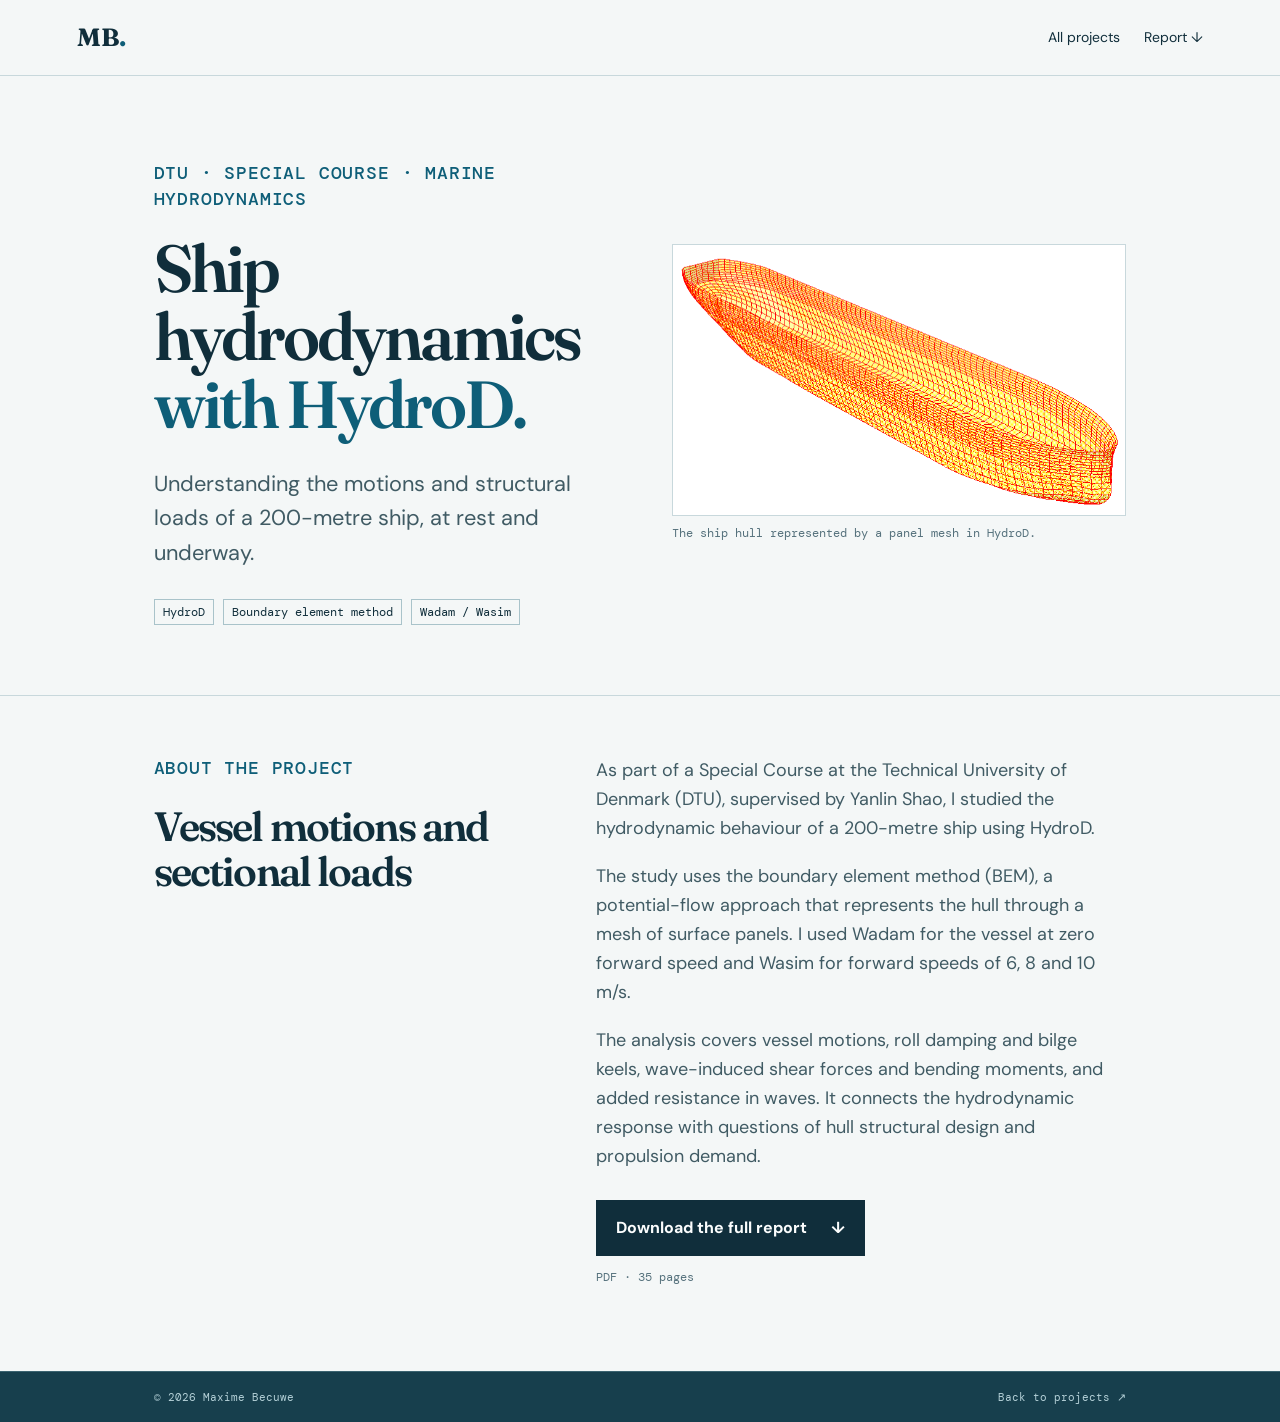
<file: hydrod.html>
<!doctype html>
<html lang="en">
<head>
  <meta charset="UTF-8" />
  <meta name="viewport" content="width=device-width, initial-scale=1.0" />
  <meta name="description" content="A ship hydrodynamics study by Maxime Becuwe at DTU with Yanlin Shao, using HydroD, Wadam and Wasim to analyse vessel motions and wave-induced loads." />
  <title>Ship Hydrodynamics with HydroD | Maxime Becuwe</title>
  <link rel="preconnect" href="https://fonts.googleapis.com" />
  <link rel="preconnect" href="https://fonts.gstatic.com" crossorigin />
  <link href="https://fonts.googleapis.com/css2?family=DM+Mono:wght@400;500&family=DM+Sans:wght@400;500;600;700&family=Fraunces:opsz,wght@9..144,600;9..144,700&display=swap" rel="stylesheet" />
  <link rel="stylesheet" href="kcs.css" />
  <link rel="stylesheet" href="hydrod.css" />
  <link rel="stylesheet" href="site-editorial.css" />
</head>
<body>
  <header class="site-header">
    <a class="brand" href="index.html" aria-label="Maxime Becuwe — home">MB<span>.</span></a>
    <nav aria-label="Main navigation"><a href="index.html#projects">All projects</a><a href="#report">Report ↓</a></nav>
  </header>
  <main>
    <section class="hero hydrod-hero" aria-labelledby="project-title">
      <div>
        <p class="eyebrow">DTU · Special Course · Marine hydrodynamics</p>
        <h1 id="project-title">Ship hydrodynamics <em>with HydroD.</em></h1>
        <p class="lead">Understanding the motions and structural loads of a 200-metre ship, at rest and underway.</p>
        <div class="chips"><span>HydroD</span><span>Boundary element method</span><span>Wadam / Wasim</span></div>
      </div>
      <figure>
        <img src="assets/hydrod/ship-mesh.png" width="1468" height="874" alt="Perspective view of the ship hull panel mesh used in the HydroD project" />
        <figcaption>The ship hull represented by a panel mesh in HydroD.</figcaption>
      </figure>
    </section>
    <section class="hydrod-context" aria-labelledby="context-title">
      <div><p class="eyebrow">About the project</p><h2 id="context-title">Vessel motions and sectional loads</h2></div>
      <div class="project-copy">
        <p>As part of a Special Course at the Technical University of Denmark (DTU), supervised by Yanlin Shao, I studied the hydrodynamic behaviour of a 200-metre ship using HydroD.</p>
        <p>The study uses the boundary element method (BEM), a potential-flow approach that represents the hull through a mesh of surface panels. I used Wadam for the vessel at zero forward speed and Wasim for forward speeds of 6, 8 and 10 m/s.</p>
        <p>The analysis covers vessel motions, roll damping and bilge keels, wave-induced shear forces and bending moments, and added resistance in waves. It connects the hydrodynamic response with questions of hull structural design and propulsion demand.</p>
        <div id="report" class="report-download">
          <a class="download-button" href="assets/hydrod/Study_of_a_ship_on_HydroD.pdf" download>Download the full report <span aria-hidden="true">↓</span></a>
          <span class="report-details">PDF · 35 pages</span>
        </div>
      </div>
    </section>
  </main>
  <footer><span>© <span id="year"></span> Maxime Becuwe</span><a href="index.html#projects">Back to projects ↗</a></footer>
  <script>document.getElementById('year').textContent = new Date().getFullYear();</script>
</body>
</html>
</file>
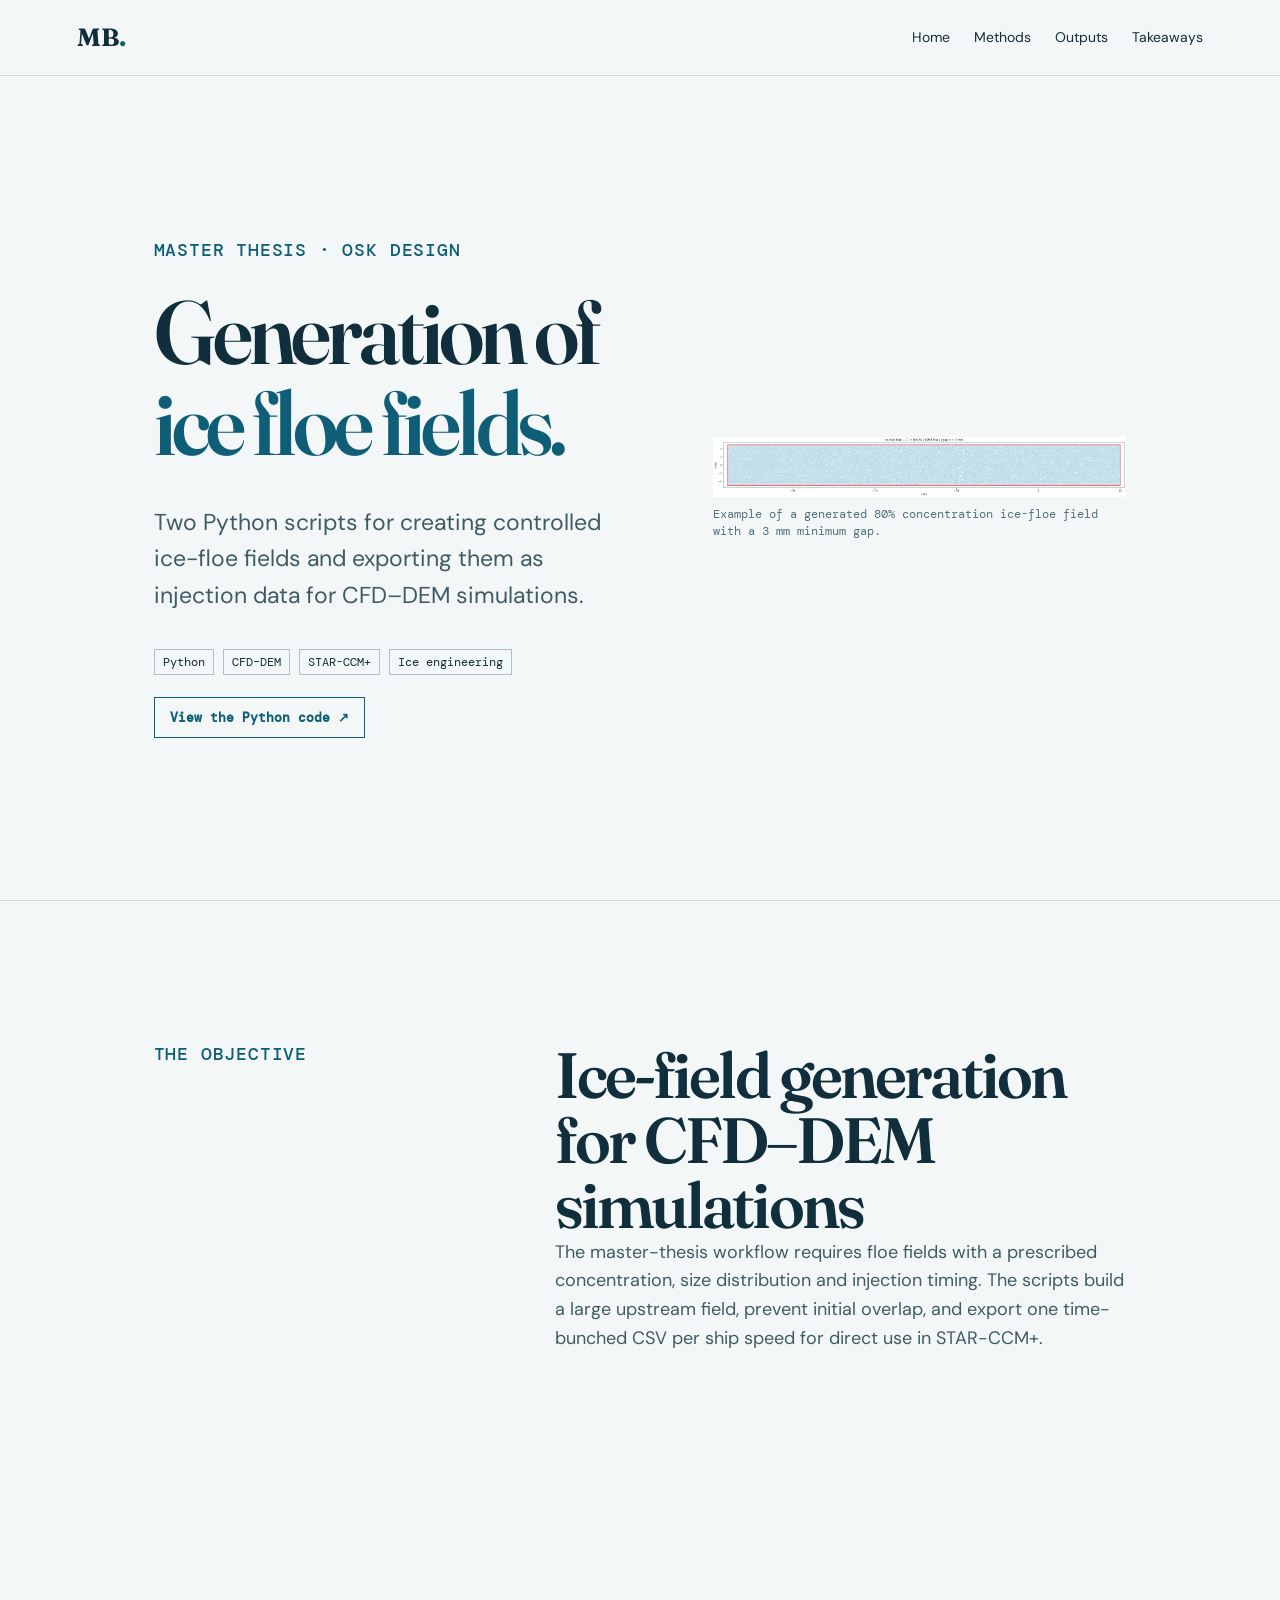
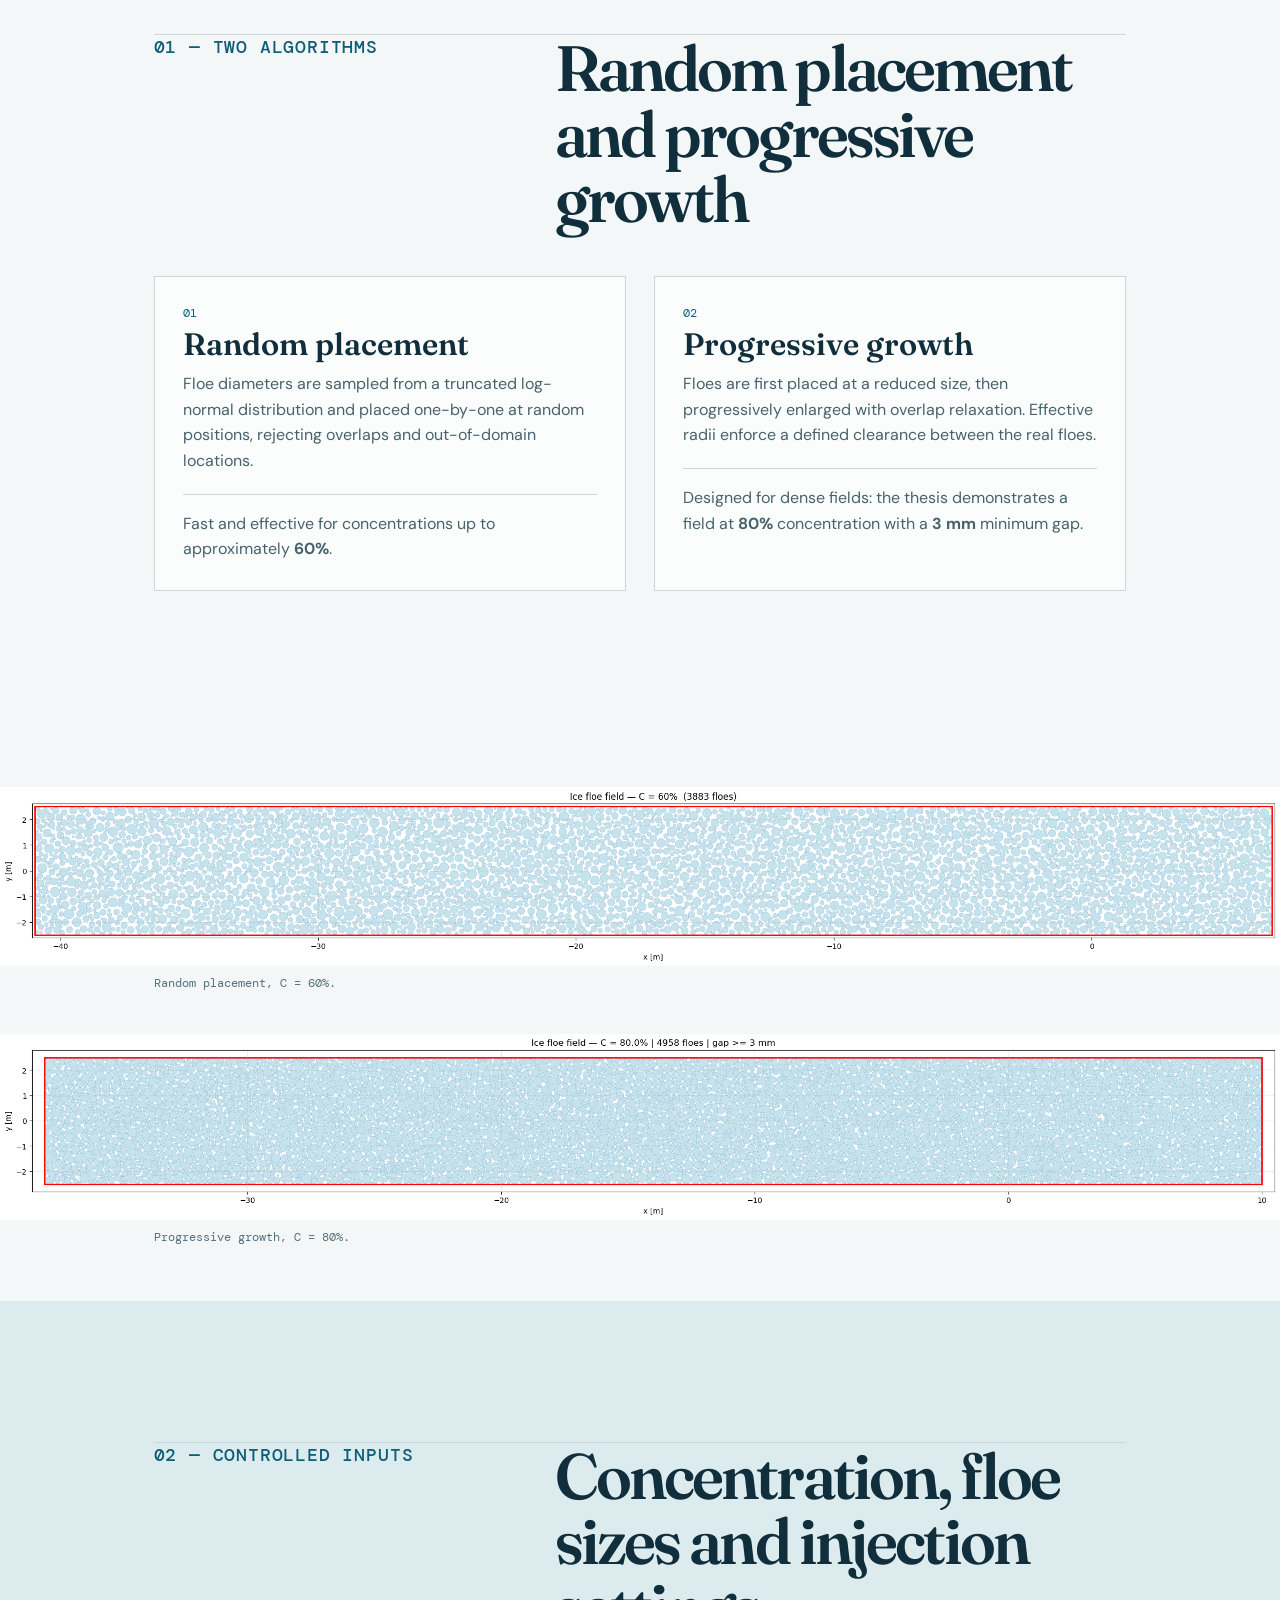
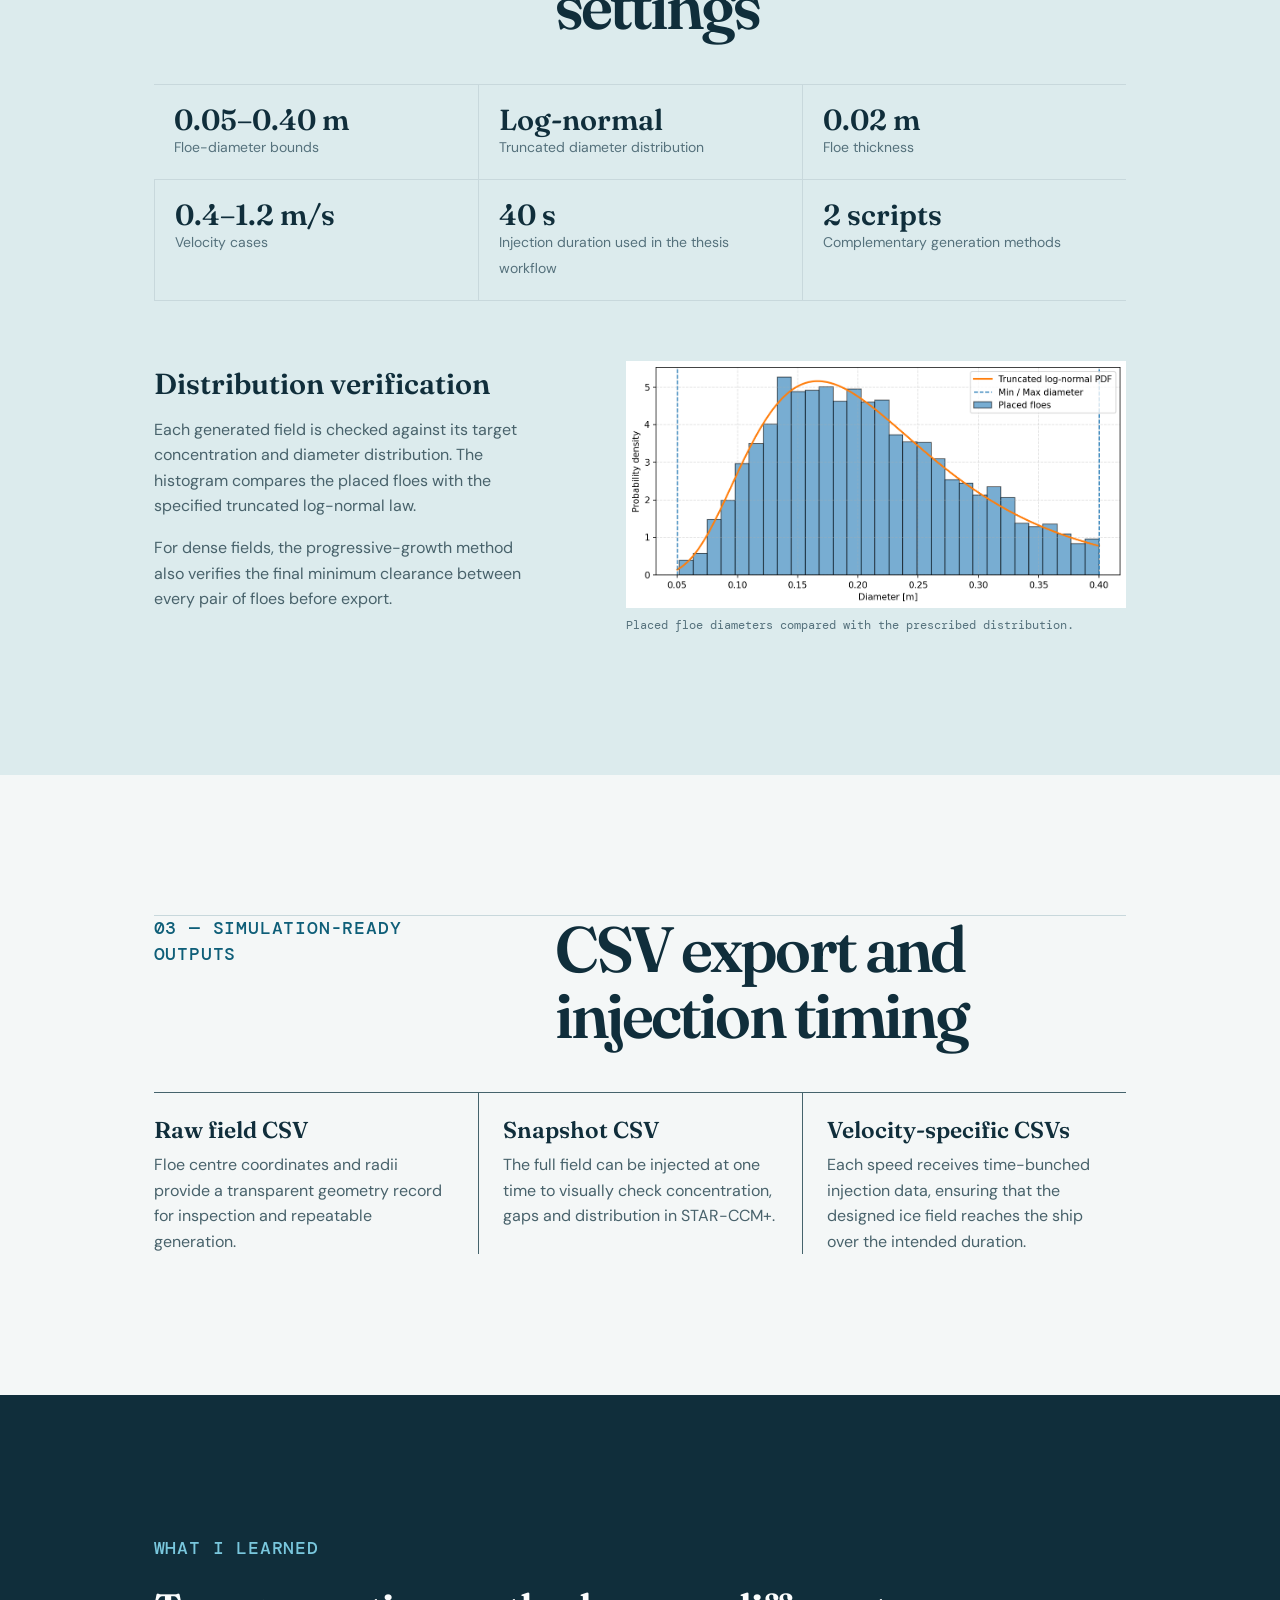
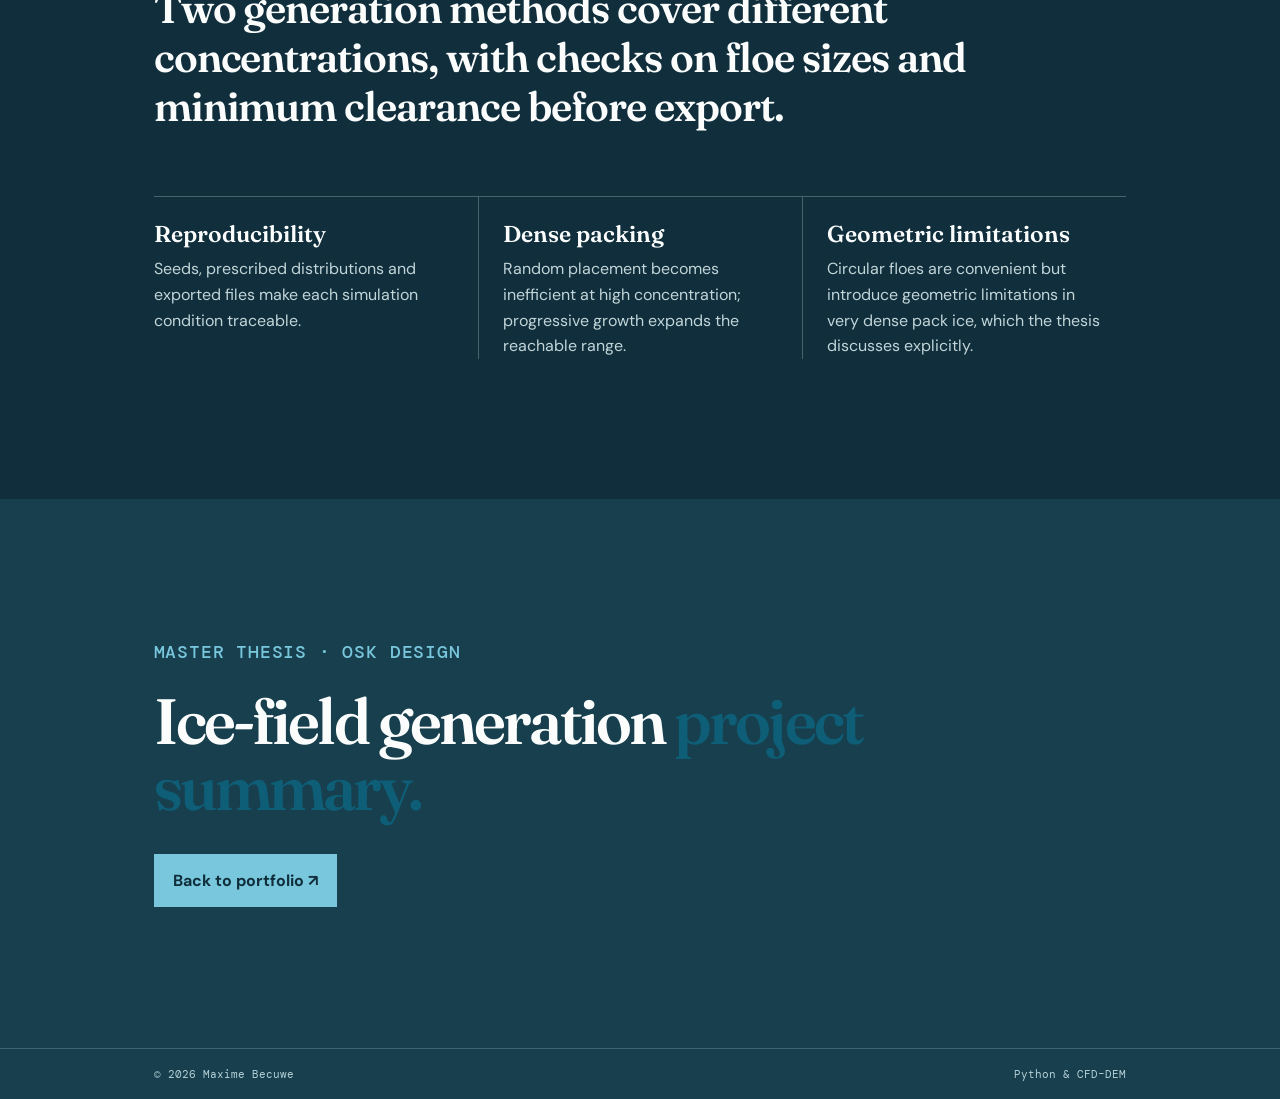
<file: ice-floe-fields.html>
<!doctype html>
<html lang="en">
<head>
  <meta charset="UTF-8" />
  <meta name="viewport" content="width=device-width, initial-scale=1.0" />
  <meta name="description" content="Python generation of ice-floe fields for CFD-DEM simulations by Maxime Becuwe." />
  <title>Generation of Ice Floe Fields | Maxime Becuwe</title>
  <link rel="preconnect" href="https://fonts.googleapis.com" /><link rel="preconnect" href="https://fonts.gstatic.com" crossorigin />
  <link href="https://fonts.googleapis.com/css2?family=DM+Mono:wght@400;500&family=DM+Sans:wght@400;500;600;700&family=Fraunces:opsz,wght@9..144,600;9..144,700&display=swap" rel="stylesheet" />
  <link rel="stylesheet" href="kcs.css" /><link rel="stylesheet" href="ice-floe-fields.css?v=20260908-3" />
  <link rel="stylesheet" href="site-editorial.css" />
</head>
<body>
  <header class="site-header"><a class="brand" href="index.html">MB<span>.</span></a><nav><a href="index.html">Home</a><a href="#methods">Methods</a><a href="#outputs">Outputs</a><a href="#takeaways">Takeaways</a></nav></header>
  <main>
    <section class="hero ice-hero"><div><p class="eyebrow">Master thesis · OSK Design</p><h1>Generation of <em>ice floe fields.</em></h1><p class="lead">Two Python scripts for creating controlled ice-floe fields and exporting them as injection data for CFD–DEM simulations.</p><div class="chips"><span>Python</span><span>CFD–DEM</span><span>STAR-CCM+</span><span>Ice engineering</span></div><a class="source-link" href="https://github.com/maxime-becuwe/ice-floe-field-generation" target="_blank" rel="noopener">View the Python code ↗</a></div><figure><img src="assets/ice-floe-fields/progressive-growth-c80.png" alt="Generated high-concentration ice floe field" /><figcaption>Example of a generated 80% concentration ice-floe field with a 3 mm minimum gap.</figcaption></figure></section>
    <section class="statement"><p class="eyebrow">The objective</p><div><h2>Ice-field generation for CFD–DEM simulations</h2><p>The master-thesis workflow requires floe fields with a prescribed concentration, size distribution and injection timing. The scripts build a large upstream field, prevent initial overlap, and export one time-bunched CSV per ship speed for direct use in STAR-CCM+.</p></div></section>
    <section id="methods"><div class="heading"><p class="eyebrow">01 — Two algorithms</p><h2>Random placement and progressive growth</h2></div><div class="algorithm-grid"><article><p class="method-number">01</p><h3>Random placement</h3><p>Floe diameters are sampled from a truncated log-normal distribution and placed one-by-one at random positions, rejecting overlaps and out-of-domain locations.</p><p class="method-note">Fast and effective for concentrations up to approximately <strong>60%</strong>.</p></article><article><p class="method-number">02</p><h3>Progressive growth</h3><p>Floes are first placed at a reduced size, then progressively enlarged with overlap relaxation. Effective radii enforce a defined clearance between the real floes.</p><p class="method-note">Designed for dense fields: the thesis demonstrates a field at <strong>80%</strong> concentration with a <strong>3 mm</strong> minimum gap.</p></article></div></section><section class="full-width-field-gallery"><div class="field-gallery"><figure><img src="assets/ice-floe-fields/random-placement-c60.png" alt="Ice floe field generated by random placement at 60 percent concentration" /><figcaption>Random placement, C = 60%.</figcaption></figure><figure><img src="assets/ice-floe-fields/progressive-growth-c80.png" alt="Ice floe field generated by progressive growth at 80 percent concentration" /><figcaption>Progressive growth, C = 80%.</figcaption></figure></div></section>
    <section class="blue-section"><div class="heading"><p class="eyebrow">02 — Controlled inputs</p><h2>Concentration, floe sizes and injection settings</h2></div><div class="metrics ice-metrics"><div><b>0.05–0.40 m</b><span>Floe-diameter bounds</span></div><div><b>Log-normal</b><span>Truncated diameter distribution</span></div><div><b>0.02 m</b><span>Floe thickness</span></div><div><b>0.4–1.2 m/s</b><span>Velocity cases</span></div><div><b>40 s</b><span>Injection duration used in the thesis workflow</span></div><div><b>2 scripts</b><span>Complementary generation methods</span></div></div><div class="two-col"><div><h3>Distribution verification</h3><p>Each generated field is checked against its target concentration and diameter distribution. The histogram compares the placed floes with the specified truncated log-normal law.</p><p>For dense fields, the progressive-growth method also verifies the final minimum clearance between every pair of floes before export.</p></div><figure><img src="assets/ice-floe-fields/diameter-histogram-c80.png" alt="Histogram of generated ice floe diameters compared with a log-normal distribution" /><figcaption>Placed floe diameters compared with the prescribed distribution.</figcaption></figure></div></section>
    <section id="outputs"><div class="heading"><p class="eyebrow">03 — Simulation-ready outputs</p><h2>CSV export and injection timing</h2></div><div class="cards light-cards"><article><h3>Raw field CSV</h3><p>Floe centre coordinates and radii provide a transparent geometry record for inspection and repeatable generation.</p></article><article><h3>Snapshot CSV</h3><p>The full field can be injected at one time to visually check concentration, gaps and distribution in STAR-CCM+.</p></article><article><h3>Velocity-specific CSVs</h3><p>Each speed receives time-bunched injection data, ensuring that the designed ice field reaches the ship over the intended duration.</p></article></div></section>
    <section id="takeaways" class="takeaways"><p class="eyebrow">What I learned</p><blockquote>Two generation methods cover different concentrations, with checks on floe sizes and minimum clearance before export.</blockquote><div class="cards"><article><h3>Reproducibility</h3><p>Seeds, prescribed distributions and exported files make each simulation condition traceable.</p></article><article><h3>Dense packing</h3><p>Random placement becomes inefficient at high concentration; progressive growth expands the reachable range.</p></article><article><h3>Geometric limitations</h3><p>Circular floes are convenient but introduce geometric limitations in very dense pack ice, which the thesis discusses explicitly.</p></article></div></section>
    <section class="closing"><p class="eyebrow">Master thesis · OSK Design</p><h2>Ice-field generation <em>project summary.</em></h2><a href="index.html">Back to portfolio ↗</a></section>
  </main><footer><span>© <span id="year"></span> Maxime Becuwe</span><span>Python & CFD–DEM</span></footer><script>document.getElementById('year').textContent = new Date().getFullYear();</script>
</body></html>
</file>
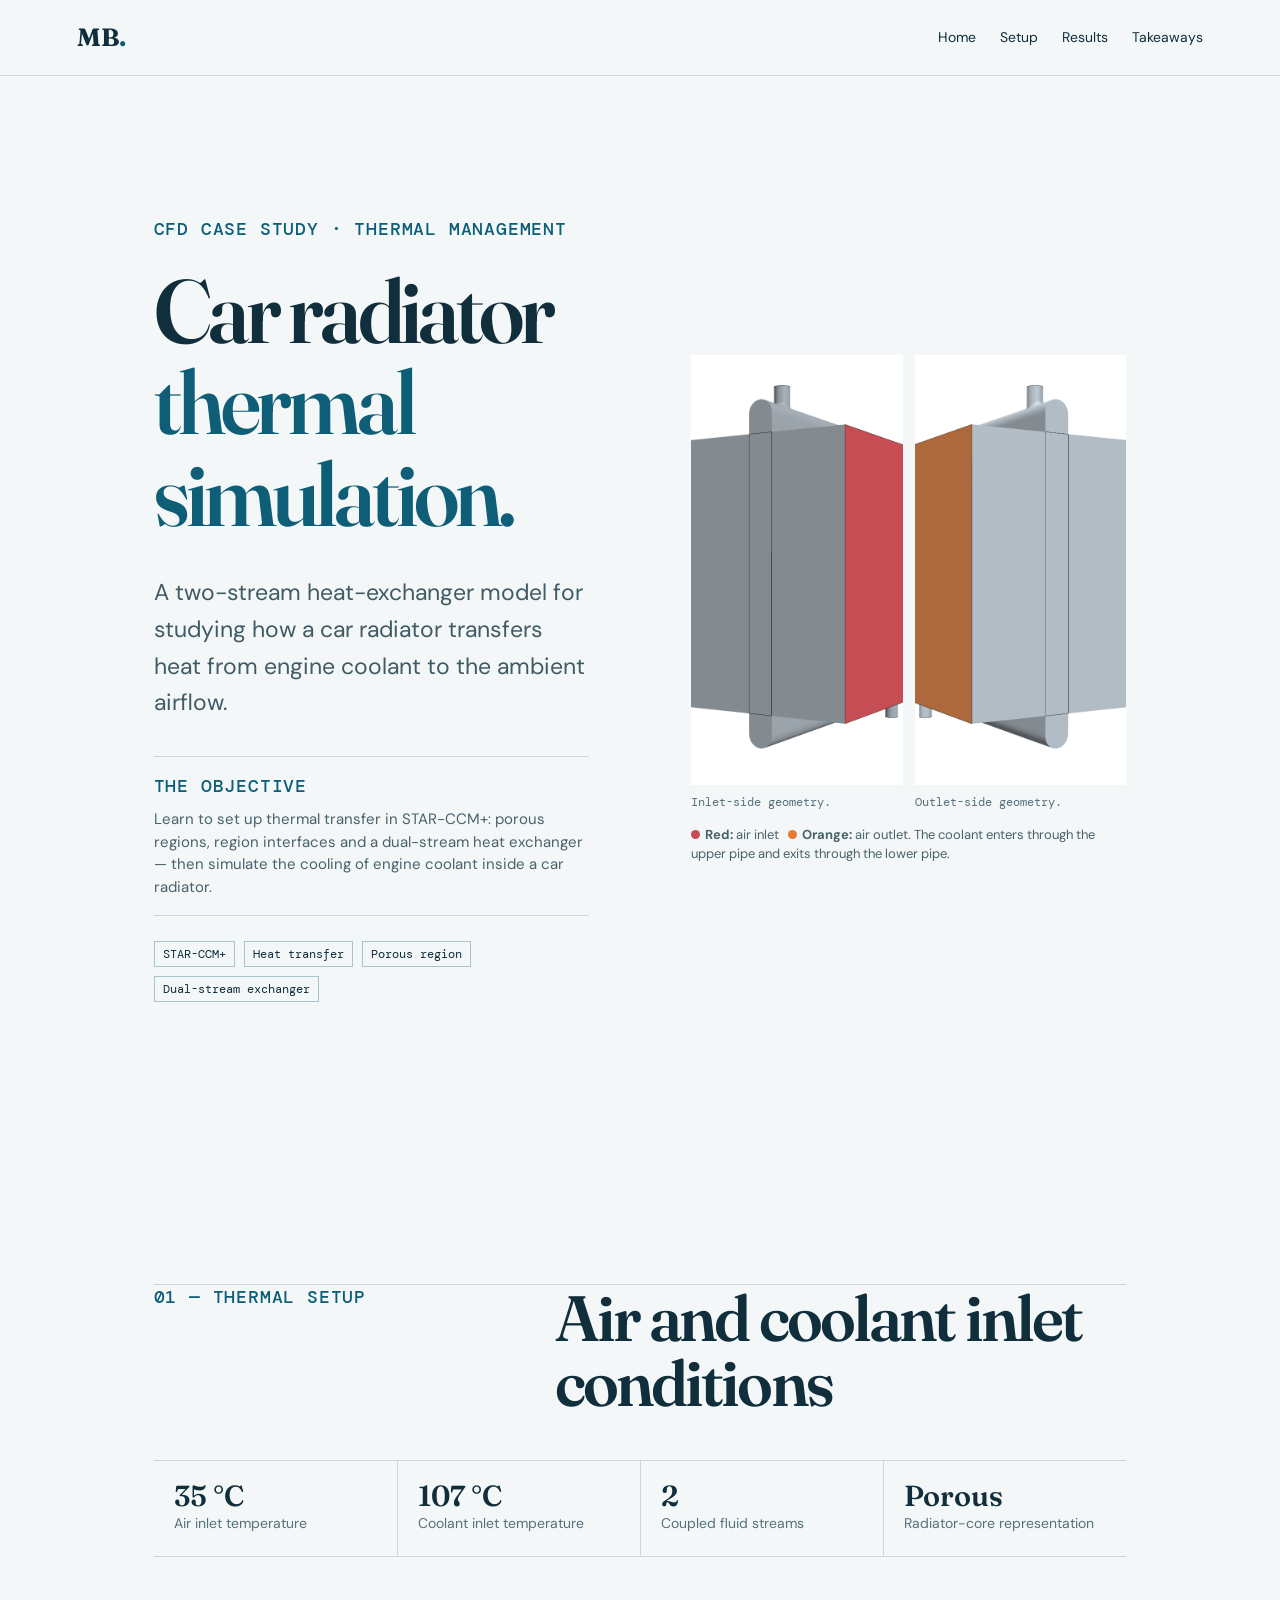
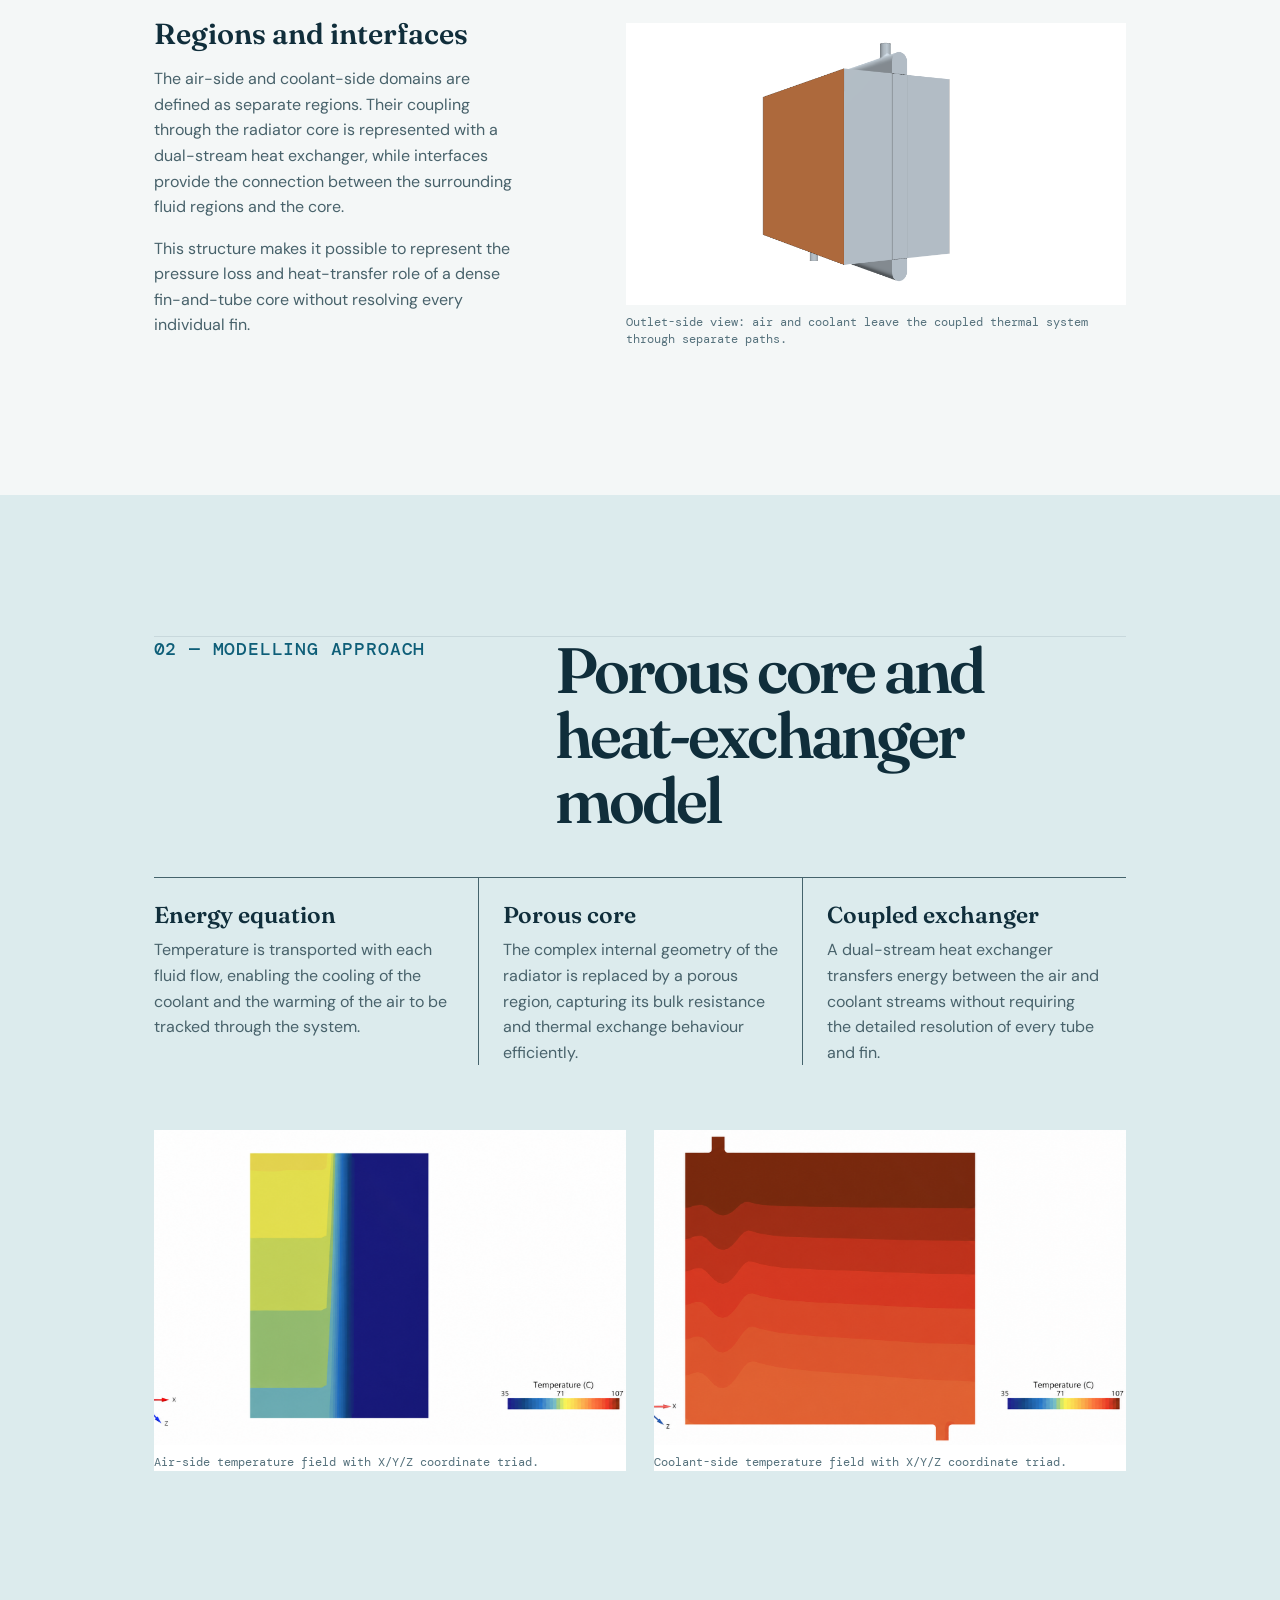
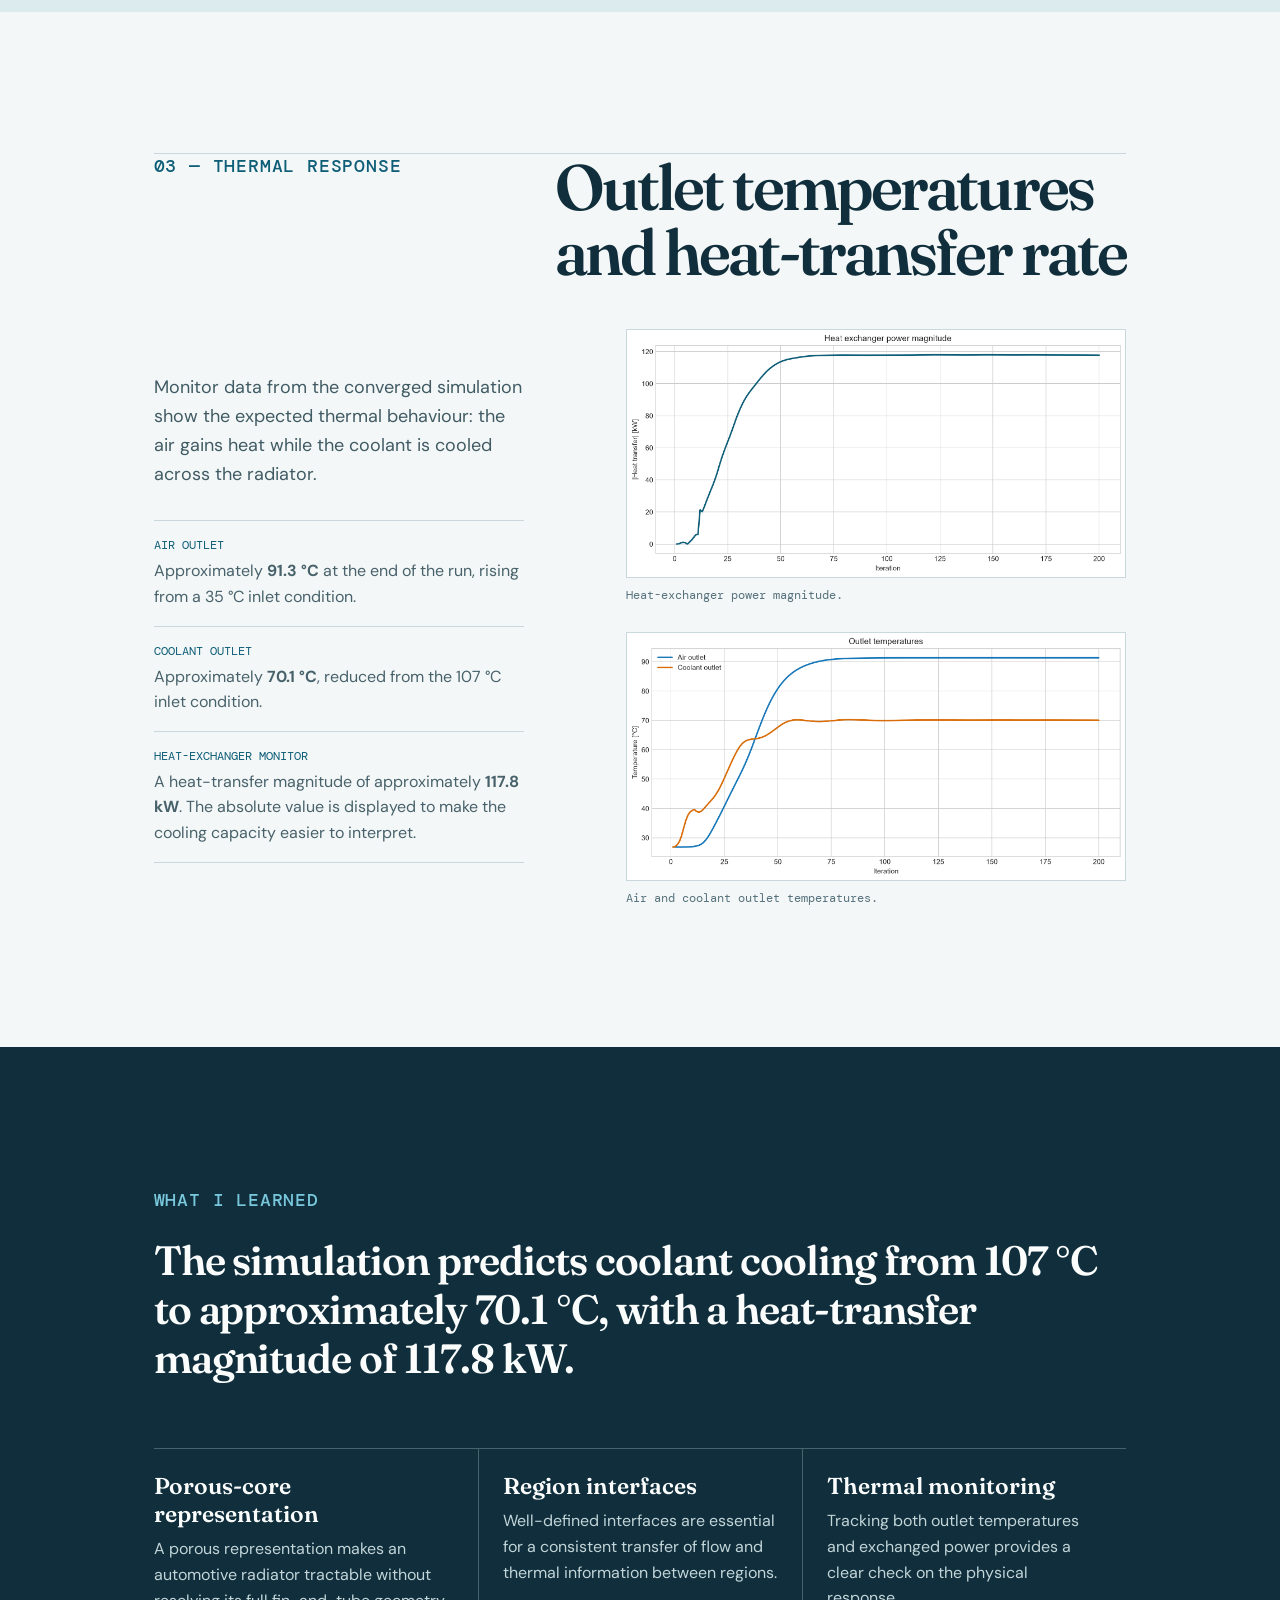
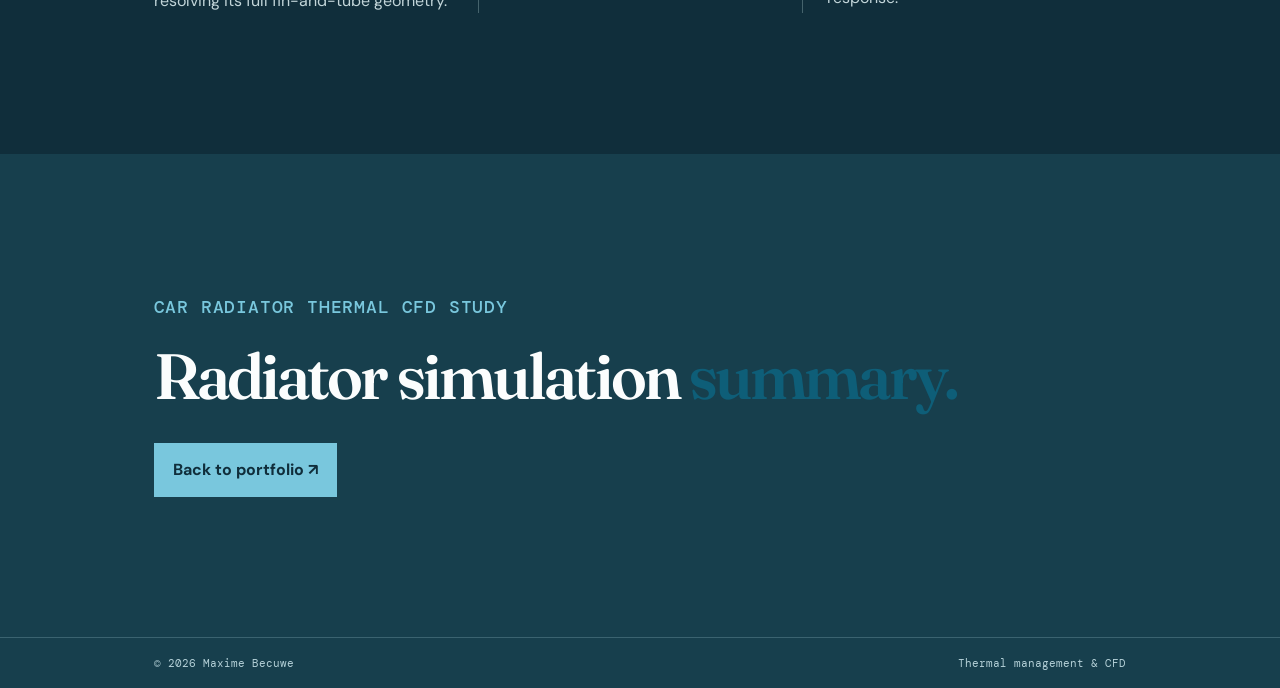
<file: radiator.html>
<!doctype html>
<html lang="en">
<head>
  <meta charset="UTF-8" />
  <meta name="viewport" content="width=device-width, initial-scale=1.0" />
  <meta name="description" content="Car radiator thermal-management CFD study by Maxime Becuwe." />
  <title>Car Radiator CFD Study | Maxime Becuwe</title>
  <link rel="preconnect" href="https://fonts.googleapis.com" />
  <link rel="preconnect" href="https://fonts.gstatic.com" crossorigin />
  <link href="https://fonts.googleapis.com/css2?family=DM+Mono:wght@400;500&family=DM+Sans:wght@400;500;600;700&family=Fraunces:opsz,wght@9..144,600;9..144,700&display=swap" rel="stylesheet" />
  <link rel="stylesheet" href="kcs.css" />
  <link rel="stylesheet" href="radiator.css" />
  <link rel="stylesheet" href="site-editorial.css" />
</head>
<body>
  <header class="site-header"><a class="brand" href="index.html">MB<span>.</span></a><nav><a href="index.html">Home</a><a href="#setup">Setup</a><a href="#results">Results</a><a href="#takeaways">Takeaways</a></nav></header>
  <main>
    <section class="hero radiator-hero">
      <div>
        <p class="eyebrow">CFD case study · thermal management</p>
        <h1>Car radiator <em>thermal simulation.</em></h1>
        <p class="lead">A two-stream heat-exchanger model for studying how a car radiator transfers heat from engine coolant to the ambient airflow.</p>
        <div class="hero-objective"><p class="eyebrow">The objective</p><p>Learn to set up thermal transfer in STAR-CCM+: porous regions, region interfaces and a dual-stream heat exchanger — then simulate the cooling of engine coolant inside a car radiator.</p></div>
        <div class="chips"><span>STAR-CCM+</span><span>Heat transfer</span><span>Porous region</span><span>Dual-stream exchanger</span></div>
      </div>
      <div class="geometry-gallery"><figure><img src="assets/car_radiator/geometry_in.png" alt="Inlet-side view of the car radiator CFD geometry" /><figcaption>Inlet-side geometry.</figcaption></figure><figure><img src="assets/car_radiator/geometry_out.png" alt="Outlet-side view of the car radiator CFD geometry" /><figcaption>Outlet-side geometry.</figcaption></figure><p class="geometry-note"><span class="red-dot"></span><strong>Red:</strong> air inlet &nbsp; <span class="orange-dot"></span><strong>Orange:</strong> air outlet. The coolant enters through the upper pipe and exits through the lower pipe.</p></div>
    </section>

    <section id="setup">
      <div class="heading"><p class="eyebrow">01 — Thermal setup</p><h2>Air and coolant inlet conditions</h2></div>
      <div class="metrics radiator-metrics"><div><b>35 °C</b><span>Air inlet temperature</span></div><div><b>107 °C</b><span>Coolant inlet temperature</span></div><div><b>2</b><span>Coupled fluid streams</span></div><div><b>Porous</b><span>Radiator-core representation</span></div></div>
      <div class="two-col"><div><h3>Regions and interfaces</h3><p>The air-side and coolant-side domains are defined as separate regions. Their coupling through the radiator core is represented with a dual-stream heat exchanger, while interfaces provide the connection between the surrounding fluid regions and the core.</p><p>This structure makes it possible to represent the pressure loss and heat-transfer role of a dense fin-and-tube core without resolving every individual fin.</p></div><figure><img src="assets/car_radiator/geometry_out.png" alt="Outlet-side view of the car radiator CFD geometry" /><figcaption>Outlet-side view: air and coolant leave the coupled thermal system through separate paths.</figcaption></figure></div>
    </section>

    <section class="blue-section">
      <div class="heading"><p class="eyebrow">02 — Modelling approach</p><h2>Porous core and heat-exchanger model</h2></div>
      <div class="cards light-cards"><article><h3>Energy equation</h3><p>Temperature is transported with each fluid flow, enabling the cooling of the coolant and the warming of the air to be tracked through the system.</p></article><article><h3>Porous core</h3><p>The complex internal geometry of the radiator is replaced by a porous region, capturing its bulk resistance and thermal exchange behaviour efficiently.</p></article><article><h3>Coupled exchanger</h3><p>A dual-stream heat exchanger transfers energy between the air and coolant streams without requiring the detailed resolution of every tube and fin.</p></article></div>
      <div class="scalar-gallery"><figure><img src="assets/car_radiator/scalar_air_temp_triad.png" alt="Air temperature contour through the radiator with X Y Z coordinate triad" /><figcaption>Air-side temperature field with X/Y/Z coordinate triad.</figcaption></figure><figure><img src="assets/car_radiator/scalar_coolant_temp_triad.png" alt="Coolant temperature contour through the radiator with X Y Z coordinate triad" /><figcaption>Coolant-side temperature field with X/Y/Z coordinate triad.</figcaption></figure></div>
    </section>

    <section id="results">
      <div class="heading"><p class="eyebrow">03 — Thermal response</p><h2>Outlet temperatures and heat-transfer rate</h2></div>
      <div class="two-col results"><div><p>Monitor data from the converged simulation show the expected thermal behaviour: the air gains heat while the coolant is cooled across the radiator.</p><dl><div><dt>Air outlet</dt><dd>Approximately <strong>91.3 °C</strong> at the end of the run, rising from a 35 °C inlet condition.</dd></div><div><dt>Coolant outlet</dt><dd>Approximately <strong>70.1 °C</strong>, reduced from the 107 °C inlet condition.</dd></div><div><dt>Heat-exchanger monitor</dt><dd>A heat-transfer magnitude of approximately <strong>117.8 kW</strong>. The absolute value is displayed to make the cooling capacity easier to interpret.</dd></div></dl></div><div class="results-plots"><figure><img src="assets/car_radiator/heat_exchanger_power.png?v=d12610b" alt="Heat-exchanger power magnitude history" /><figcaption>Heat-exchanger power magnitude.</figcaption></figure><figure><img src="assets/car_radiator/outlet_temperatures_C.png" alt="Air and coolant outlet temperature history in degrees Celsius" /><figcaption>Air and coolant outlet temperatures.</figcaption></figure></div></div>
    </section>

    <section id="takeaways" class="takeaways"><p class="eyebrow">What I learned</p><blockquote>The simulation predicts coolant cooling from 107 °C to approximately 70.1 °C, with a heat-transfer magnitude of 117.8 kW.</blockquote><div class="cards"><article><h3>Porous-core representation</h3><p>A porous representation makes an automotive radiator tractable without resolving its full fin-and-tube geometry.</p></article><article><h3>Region interfaces</h3><p>Well-defined interfaces are essential for a consistent transfer of flow and thermal information between regions.</p></article><article><h3>Thermal monitoring</h3><p>Tracking both outlet temperatures and exchanged power provides a clear check on the physical response.</p></article></div></section>
    <section class="closing"><p class="eyebrow">Car radiator thermal CFD study</p><h2>Radiator simulation <em>summary.</em></h2><a href="index.html">Back to portfolio ↗</a></section>
  </main>
  <footer><span>© <span id="year"></span> Maxime Becuwe</span><span>Thermal management & CFD</span></footer>
  <script>document.getElementById('year').textContent = new Date().getFullYear();</script>
</body>
</html>
</file>
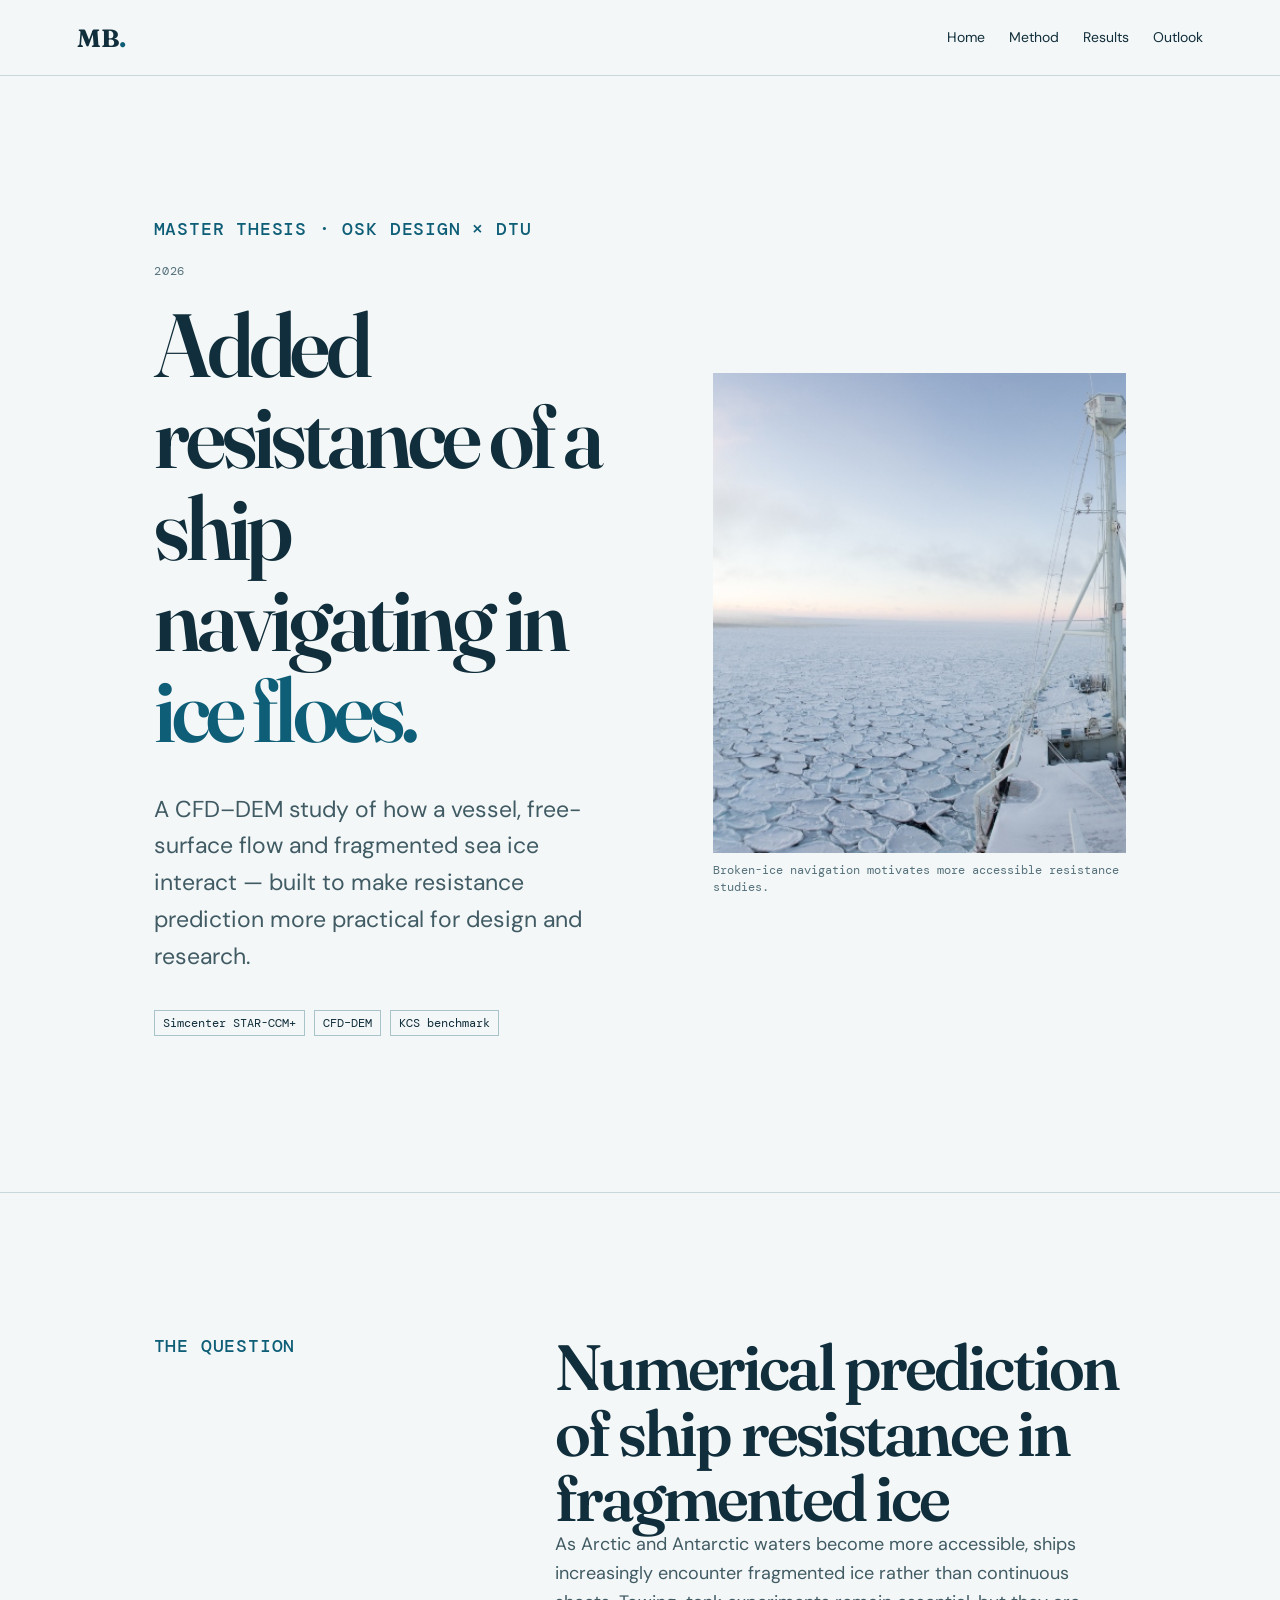
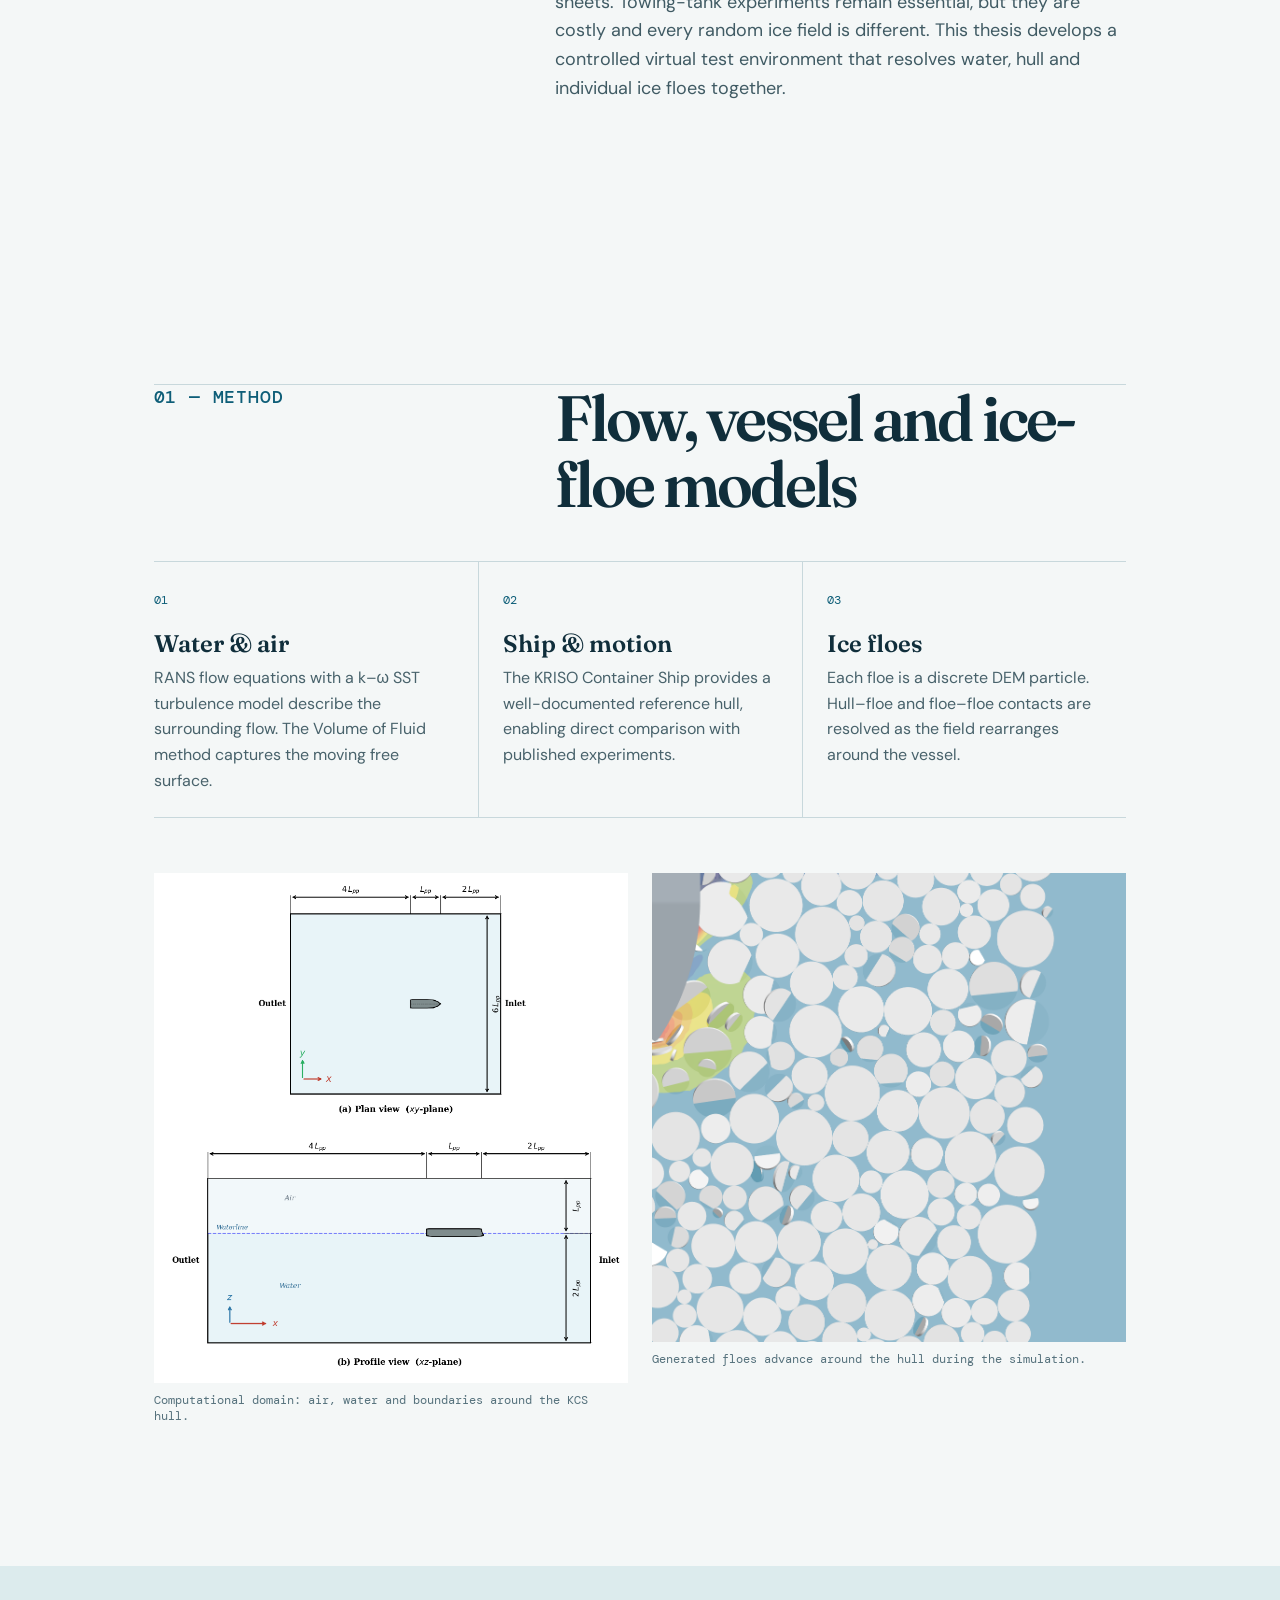
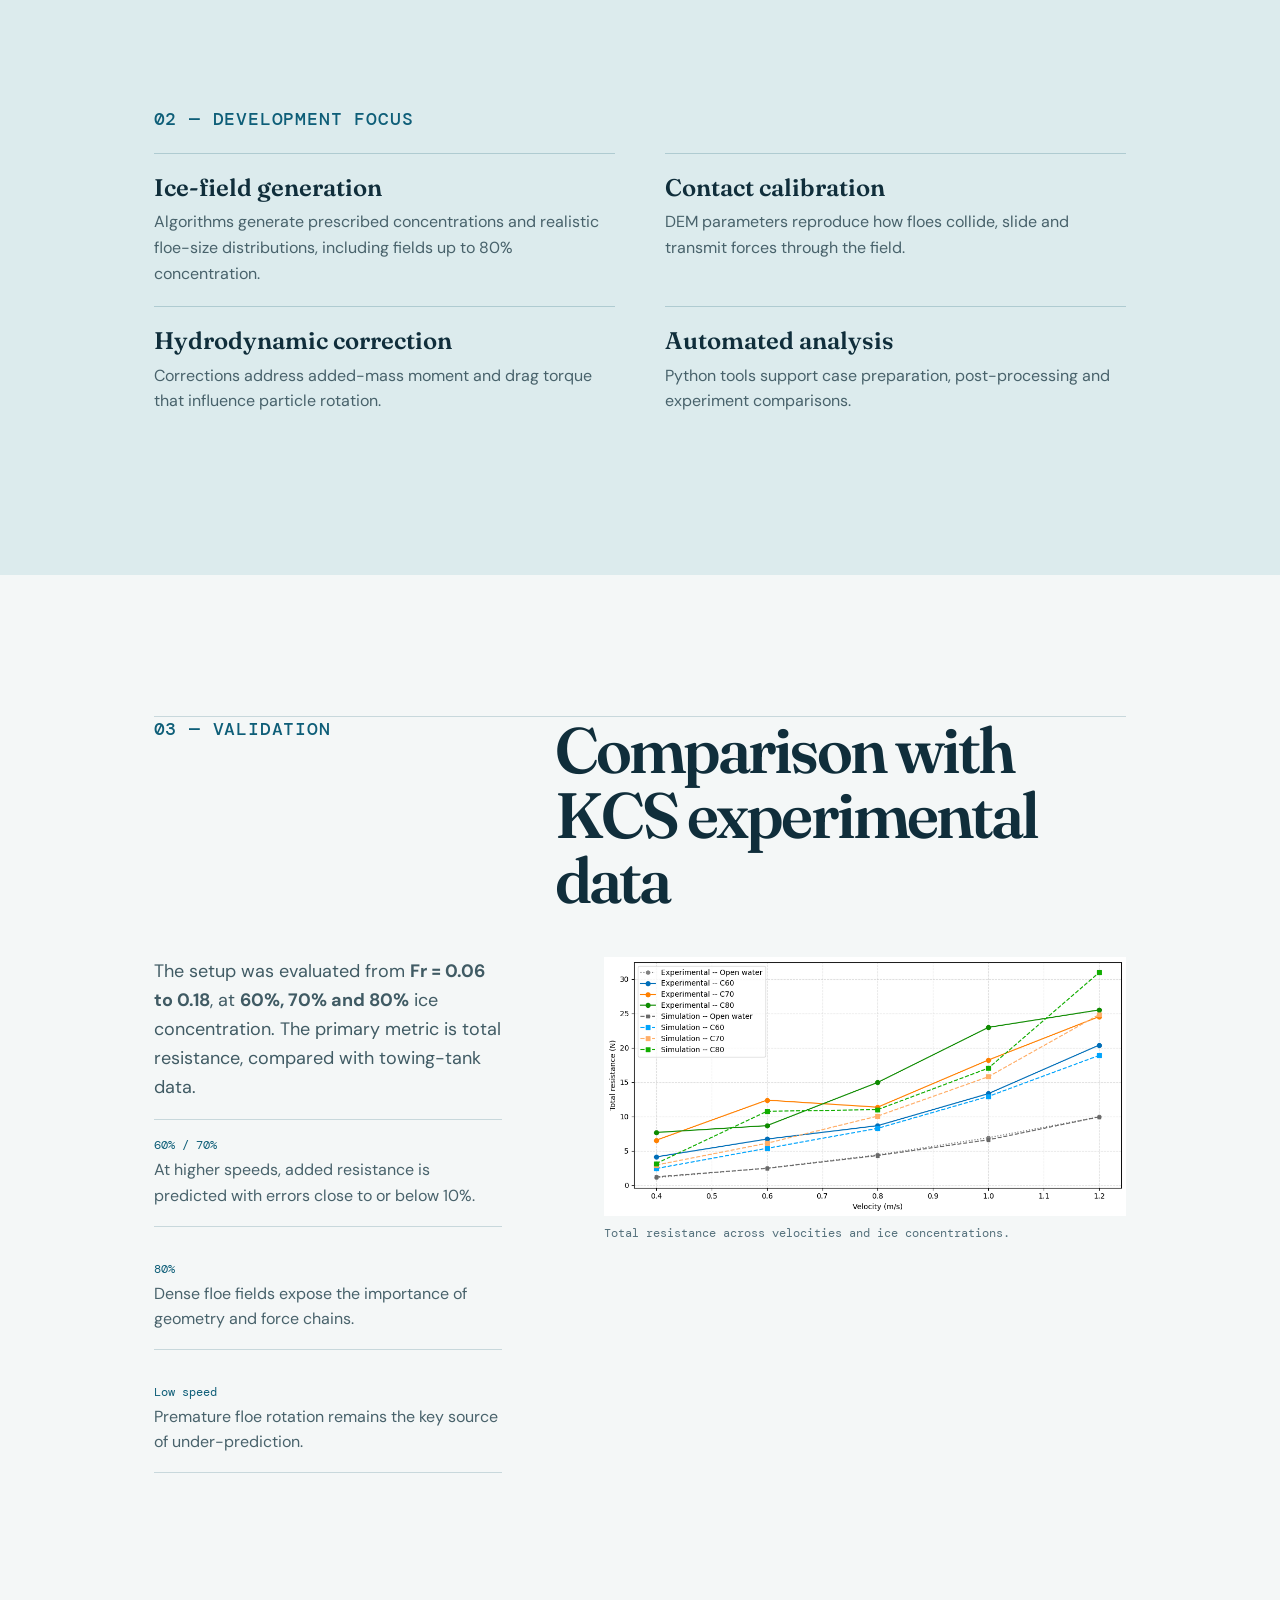
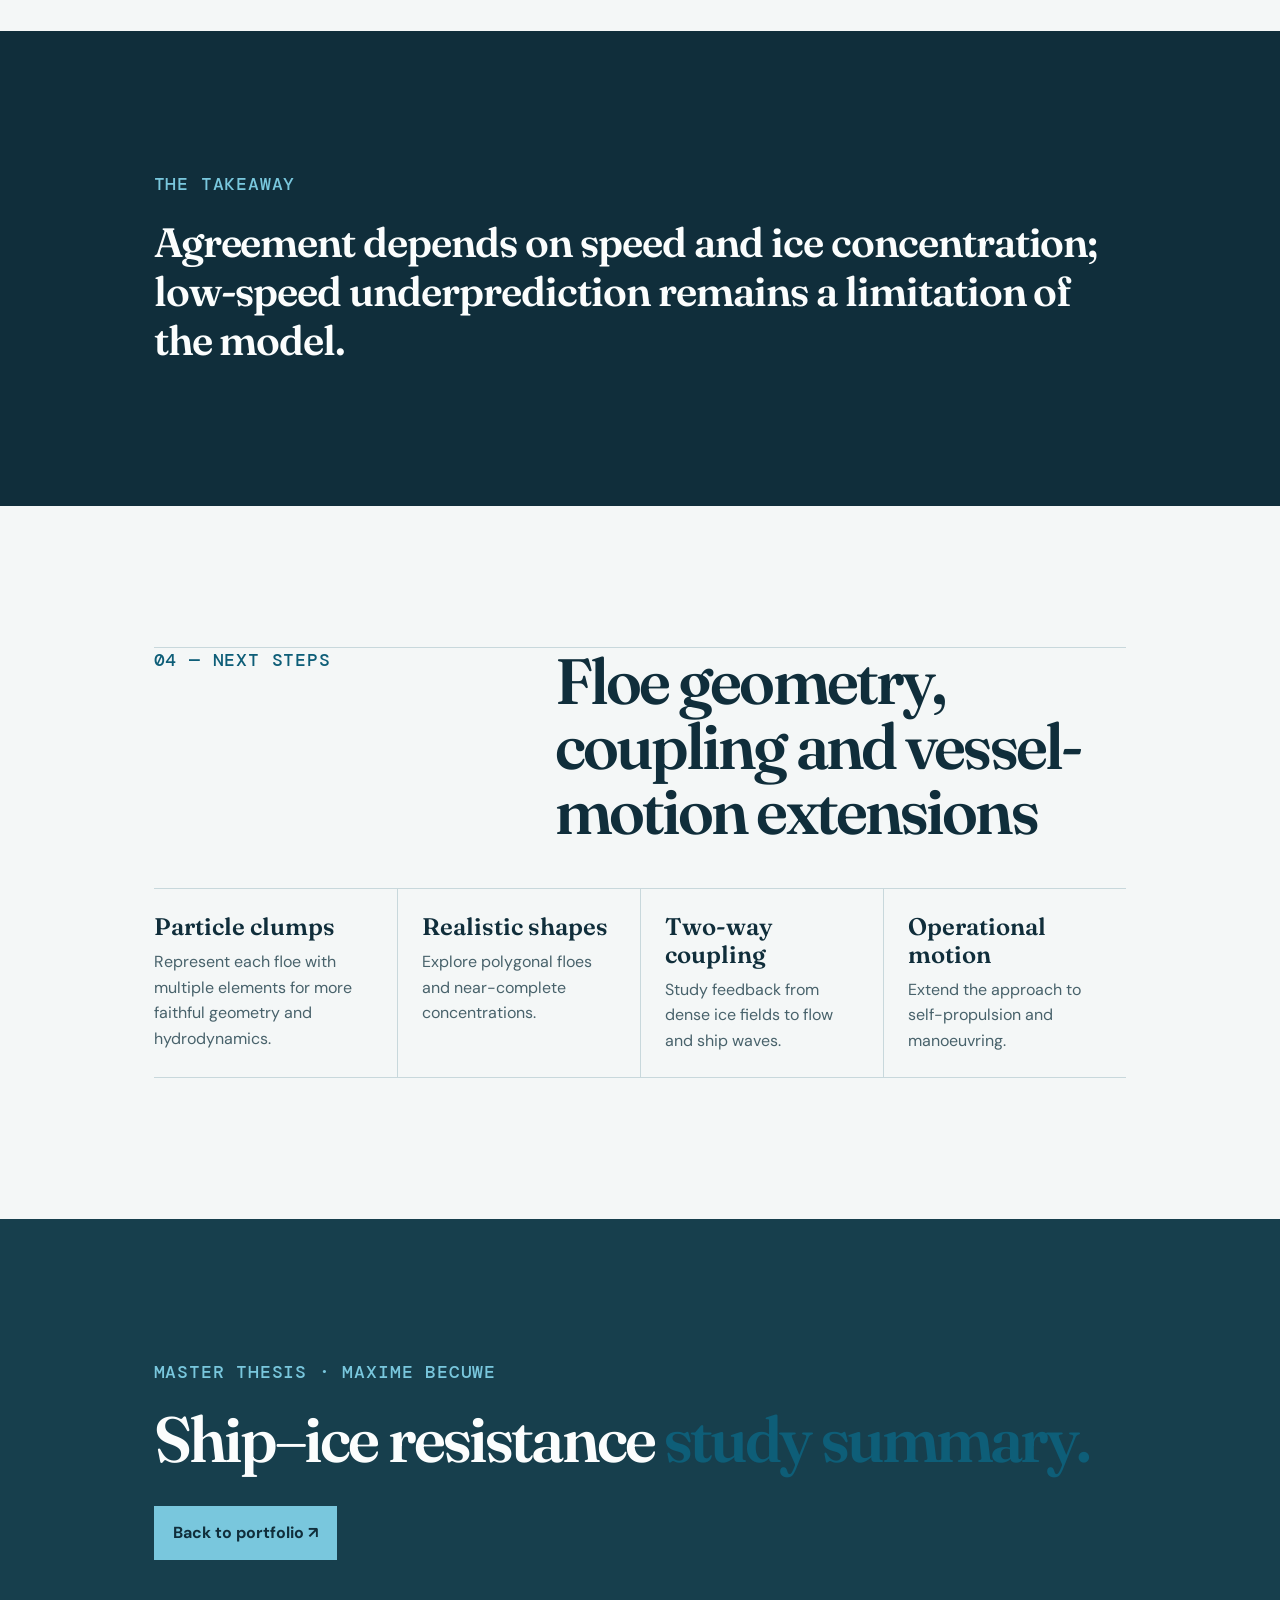
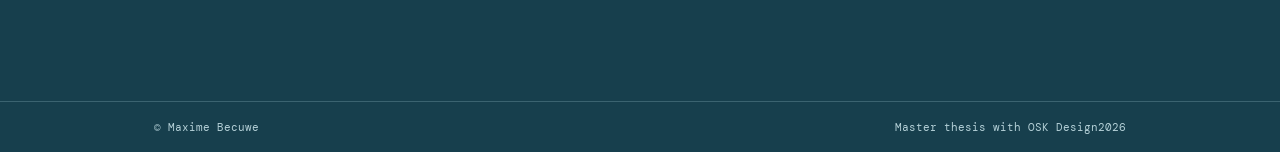
<file: thesis.html>
<!doctype html>
<html lang="en"><head><meta charset="UTF-8"><meta name="viewport" content="width=device-width,initial-scale=1.0"><meta name="description" content="Master thesis by Maxime Becuwe — CFD–DEM modelling of ship–ice interaction."><title>Master Thesis | Maxime Becuwe</title><link rel="preconnect" href="https://fonts.googleapis.com"><link rel="preconnect" href="https://fonts.gstatic.com" crossorigin><link href="https://fonts.googleapis.com/css2?family=DM+Mono:wght@400;500&family=DM+Sans:wght@400;500;600;700&family=Fraunces:opsz,wght@9..144,600;9..144,700&display=swap" rel="stylesheet"><link rel="stylesheet" href="thesis.css">  <link rel="stylesheet" href="site-editorial.css" />
</head>
<body><header><a class="brand" href="index.html">MB<span>.</span></a><nav><a href="index.html">Home</a><a href="#method">Method</a><a href="#results">Results</a><a href="#outlook">Outlook</a></nav></header><main>
<section class="hero"><div><p class="eyebrow">Master thesis · OSK Design × DTU</p><p class="year">2026</p><h1>Added resistance of a ship navigating in <em>ice floes.</em></h1><p class="lead">A CFD–DEM study of how a vessel, free-surface flow and fragmented sea ice interact — built to make resistance prediction more practical for design and research.</p><p class="chips"><span>Simcenter STAR-CCM+</span><span>CFD–DEM</span><span>KCS benchmark</span></p></div><figure><img src="assets/thesis/example_ship_navigating_ice_floe.jpg" alt="Ship navigating through ice floes"><figcaption>Broken-ice navigation motivates more accessible resistance studies.</figcaption></figure></section>
<section class="split"><p class="eyebrow">The question</p><div><h2>Numerical prediction of ship resistance in fragmented ice</h2><p>As Arctic and Antarctic waters become more accessible, ships increasingly encounter fragmented ice rather than continuous sheets. Towing-tank experiments remain essential, but they are costly and every random ice field is different. This thesis develops a controlled virtual test environment that resolves water, hull and individual ice floes together.</p></div></section>
<section id="method"><div class="heading"><p class="eyebrow">01 — Method</p><h2>Flow, vessel and ice-floe models</h2></div><div class="cards"><article><b>01</b><h3>Water & air</h3><p>RANS flow equations with a k–ω SST turbulence model describe the surrounding flow. The Volume of Fluid method captures the moving free surface.</p></article><article><b>02</b><h3>Ship & motion</h3><p>The KRISO Container Ship provides a well-documented reference hull, enabling direct comparison with published experiments.</p></article><article><b>03</b><h3>Ice floes</h3><p>Each floe is a discrete DEM particle. Hull–floe and floe–floe contacts are resolved as the field rearranges around the vessel.</p></article></div><div class="figures"><figure><img src="assets/thesis/computational_domain.png" alt="Computational domain around the KCS ship"><figcaption>Computational domain: air, water and boundaries around the KCS hull.</figcaption></figure><figure><img src="assets/thesis/ice_floe_field_simulation.png" alt="Simulated ice-floe field around a ship"><figcaption>Generated floes advance around the hull during the simulation.</figcaption></figure></div></section>
<section class="blue"><p class="eyebrow">02 — Development focus</p><div class="grid"><div><h3>Ice-field generation</h3><p>Algorithms generate prescribed concentrations and realistic floe-size distributions, including fields up to 80% concentration.</p></div><div><h3>Contact calibration</h3><p>DEM parameters reproduce how floes collide, slide and transmit forces through the field.</p></div><div><h3>Hydrodynamic correction</h3><p>Corrections address added-mass moment and drag torque that influence particle rotation.</p></div><div><h3>Automated analysis</h3><p>Python tools support case preparation, post-processing and experiment comparisons.</p></div></div></section>
<section id="results"><div class="heading"><p class="eyebrow">03 — Validation</p><h2>Comparison with KCS experimental data</h2></div><div class="results"><div><p>The setup was evaluated from <strong>Fr = 0.06 to 0.18</strong>, at <strong>60%, 70% and 80%</strong> ice concentration. The primary metric is total resistance, compared with towing-tank data.</p><dl><dt>60% / 70%</dt><dd>At higher speeds, added resistance is predicted with errors close to or below 10%.</dd><dt>80%</dt><dd>Dense floe fields expose the importance of geometry and force chains.</dd><dt>Low speed</dt><dd>Premature floe rotation remains the key source of under-prediction.</dd></dl></div><figure><img src="assets/thesis/Total_resistance_sim_exp.png" alt="Simulated and experimental total resistance comparison"><figcaption>Total resistance across velocities and ice concentrations.</figcaption></figure></div></section>
<section class="quote"><p class="eyebrow">The takeaway</p><blockquote>Agreement depends on speed and ice concentration; low-speed underprediction remains a limitation of the model.</blockquote></section>
<section id="outlook"><div class="heading"><p class="eyebrow">04 — Next steps</p><h2>Floe geometry, coupling and vessel-motion extensions</h2></div><div class="cards four"><article><h3>Particle clumps</h3><p>Represent each floe with multiple elements for more faithful geometry and hydrodynamics.</p></article><article><h3>Realistic shapes</h3><p>Explore polygonal floes and near-complete concentrations.</p></article><article><h3>Two-way coupling</h3><p>Study feedback from dense ice fields to flow and ship waves.</p></article><article><h3>Operational motion</h3><p>Extend the approach to self-propulsion and manoeuvring.</p></article></div></section>
<section class="end"><p class="eyebrow">Master thesis · Maxime Becuwe</p><h2>Ship–ice resistance <em>study summary.</em></h2><a href="index.html">Back to portfolio ↗</a></section></main><footer>© <span id="year"></span> Maxime Becuwe <span>Master thesis with OSK Design</span></footer><script>document.getElementById('year').textContent=new Date().getFullYear()</script></body></html>
</file>
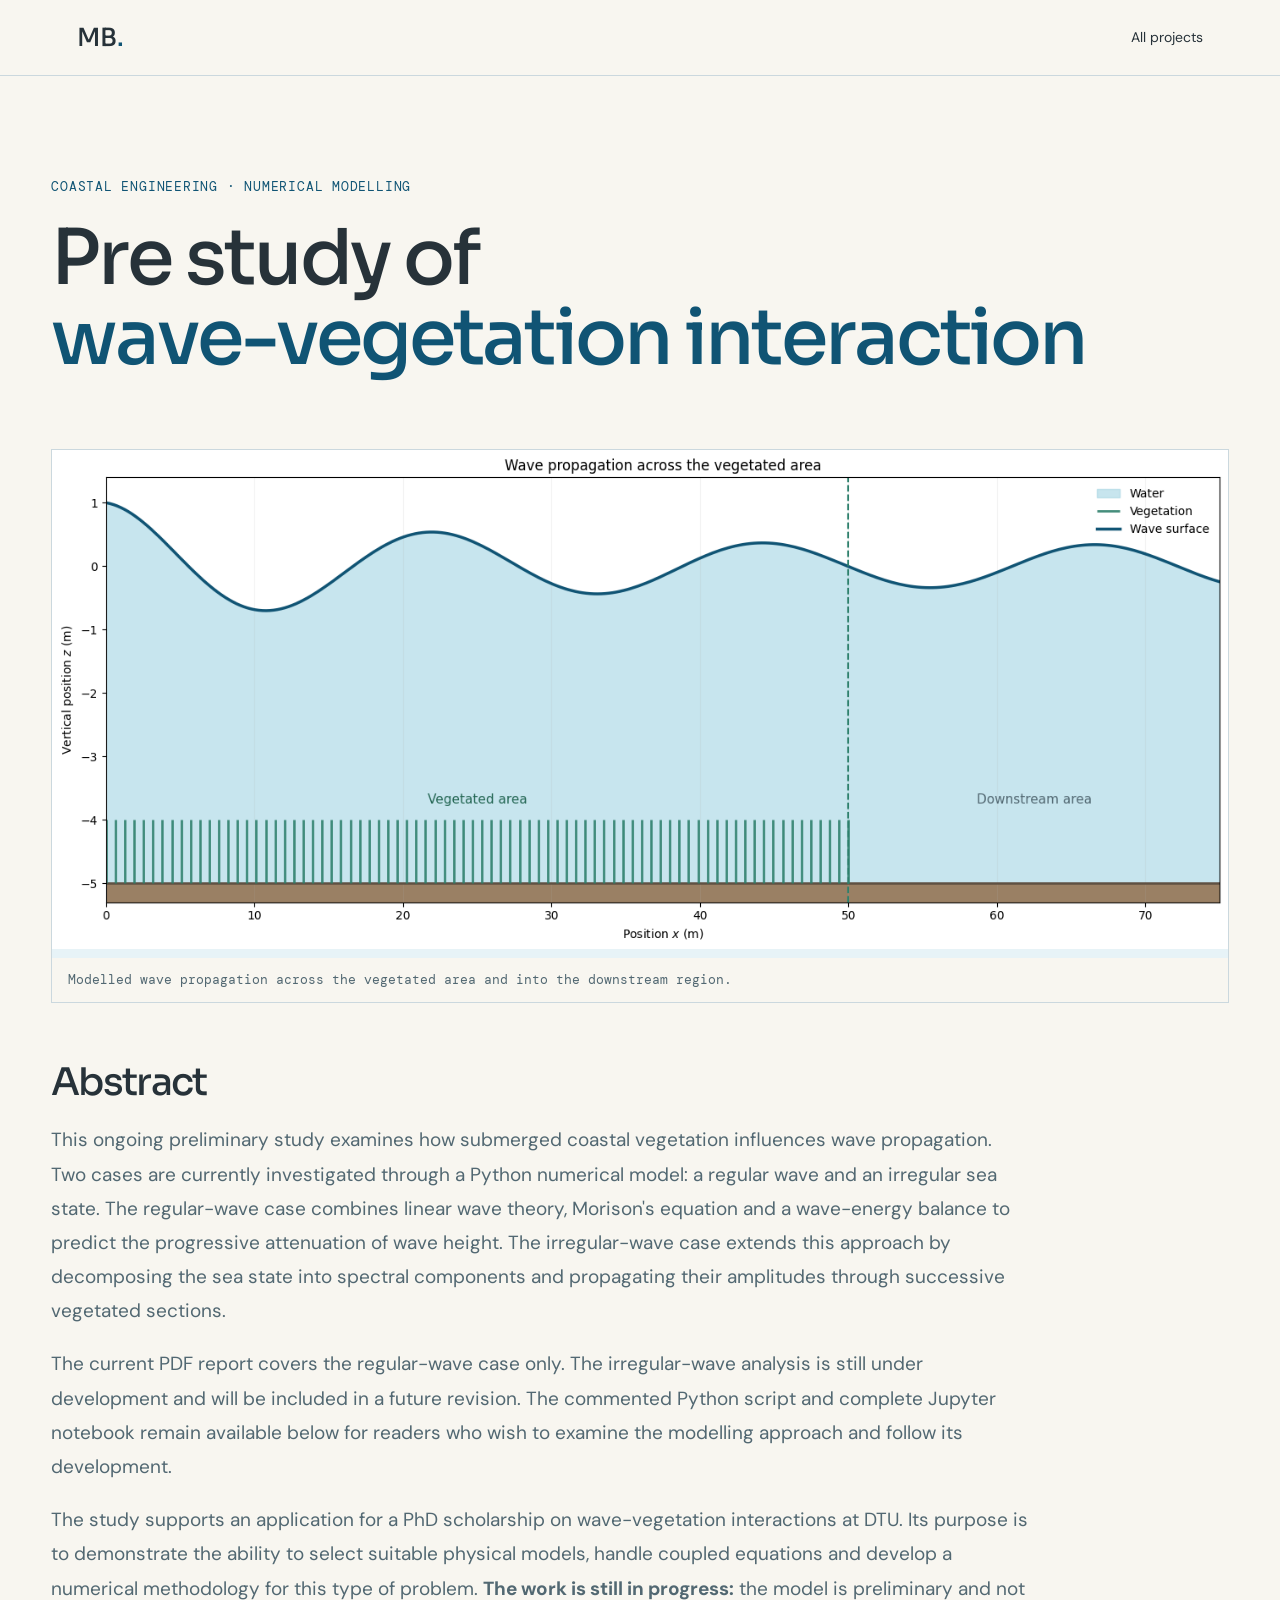
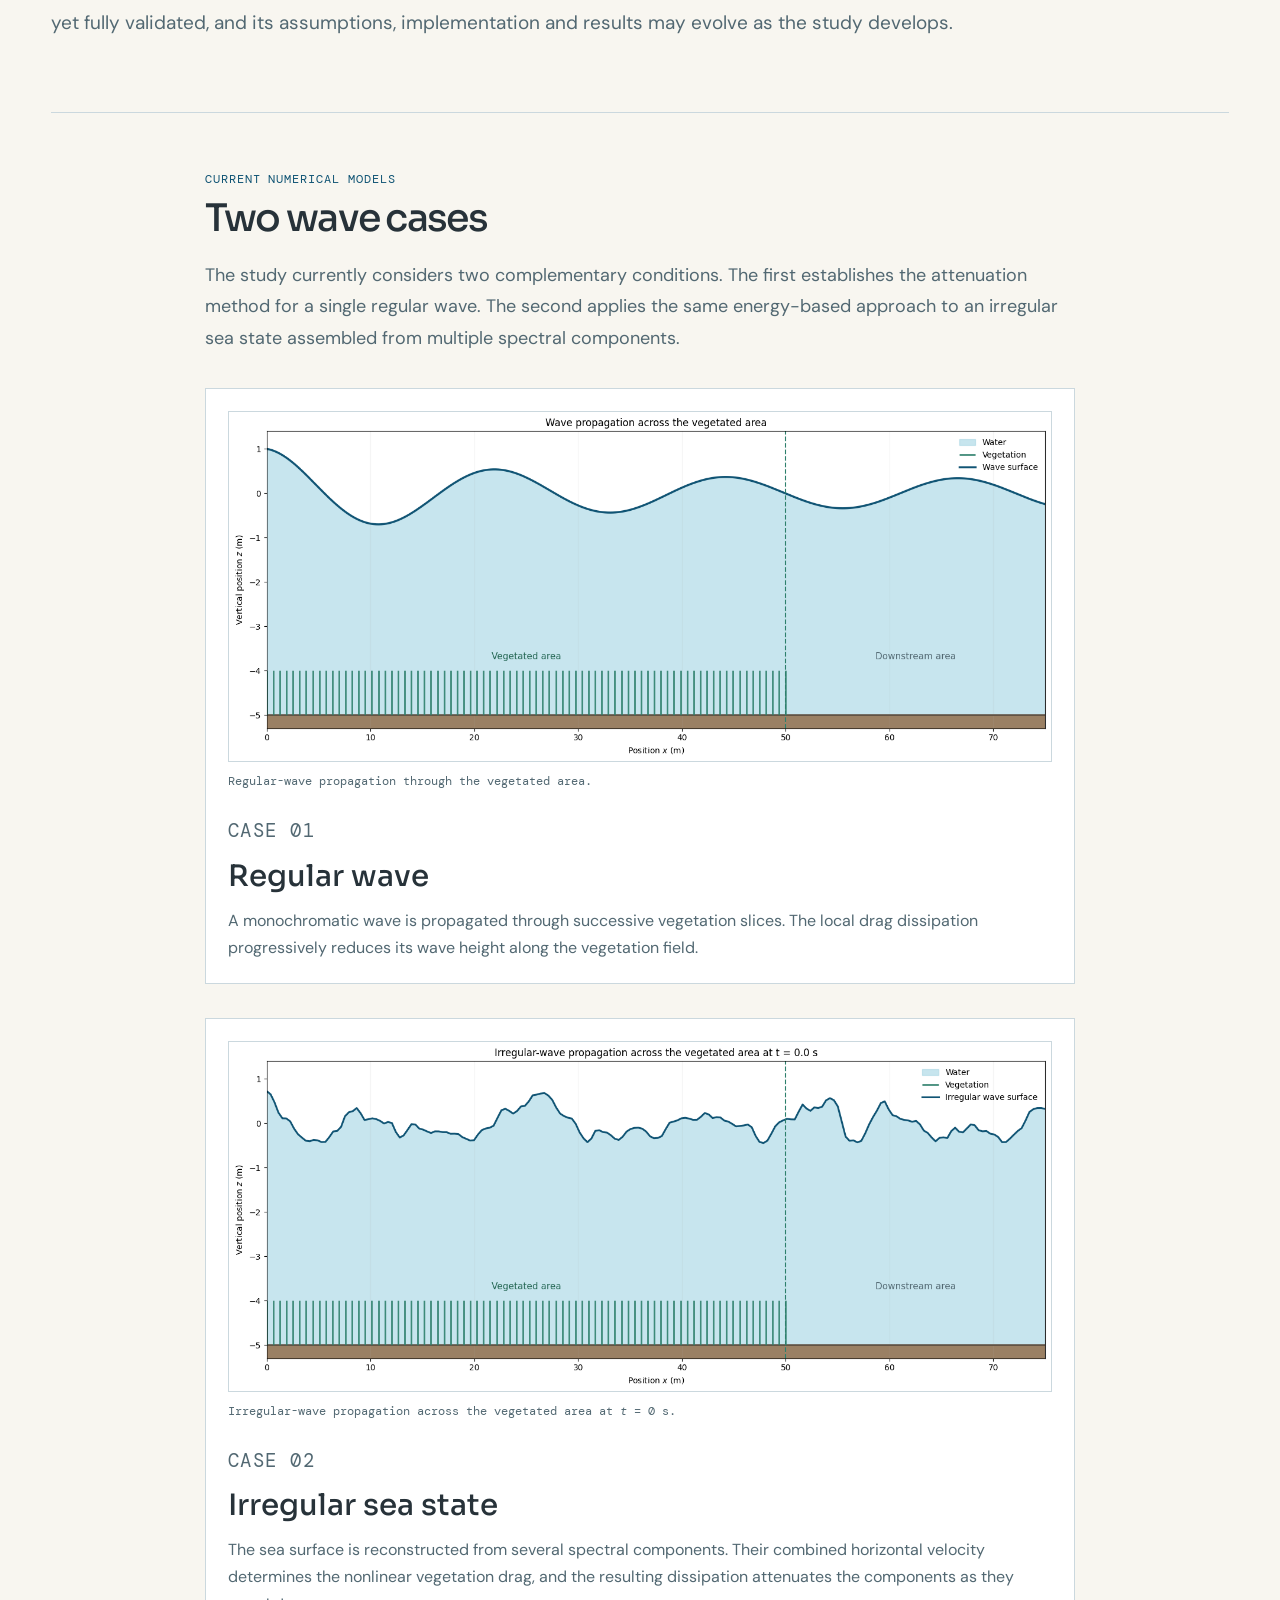
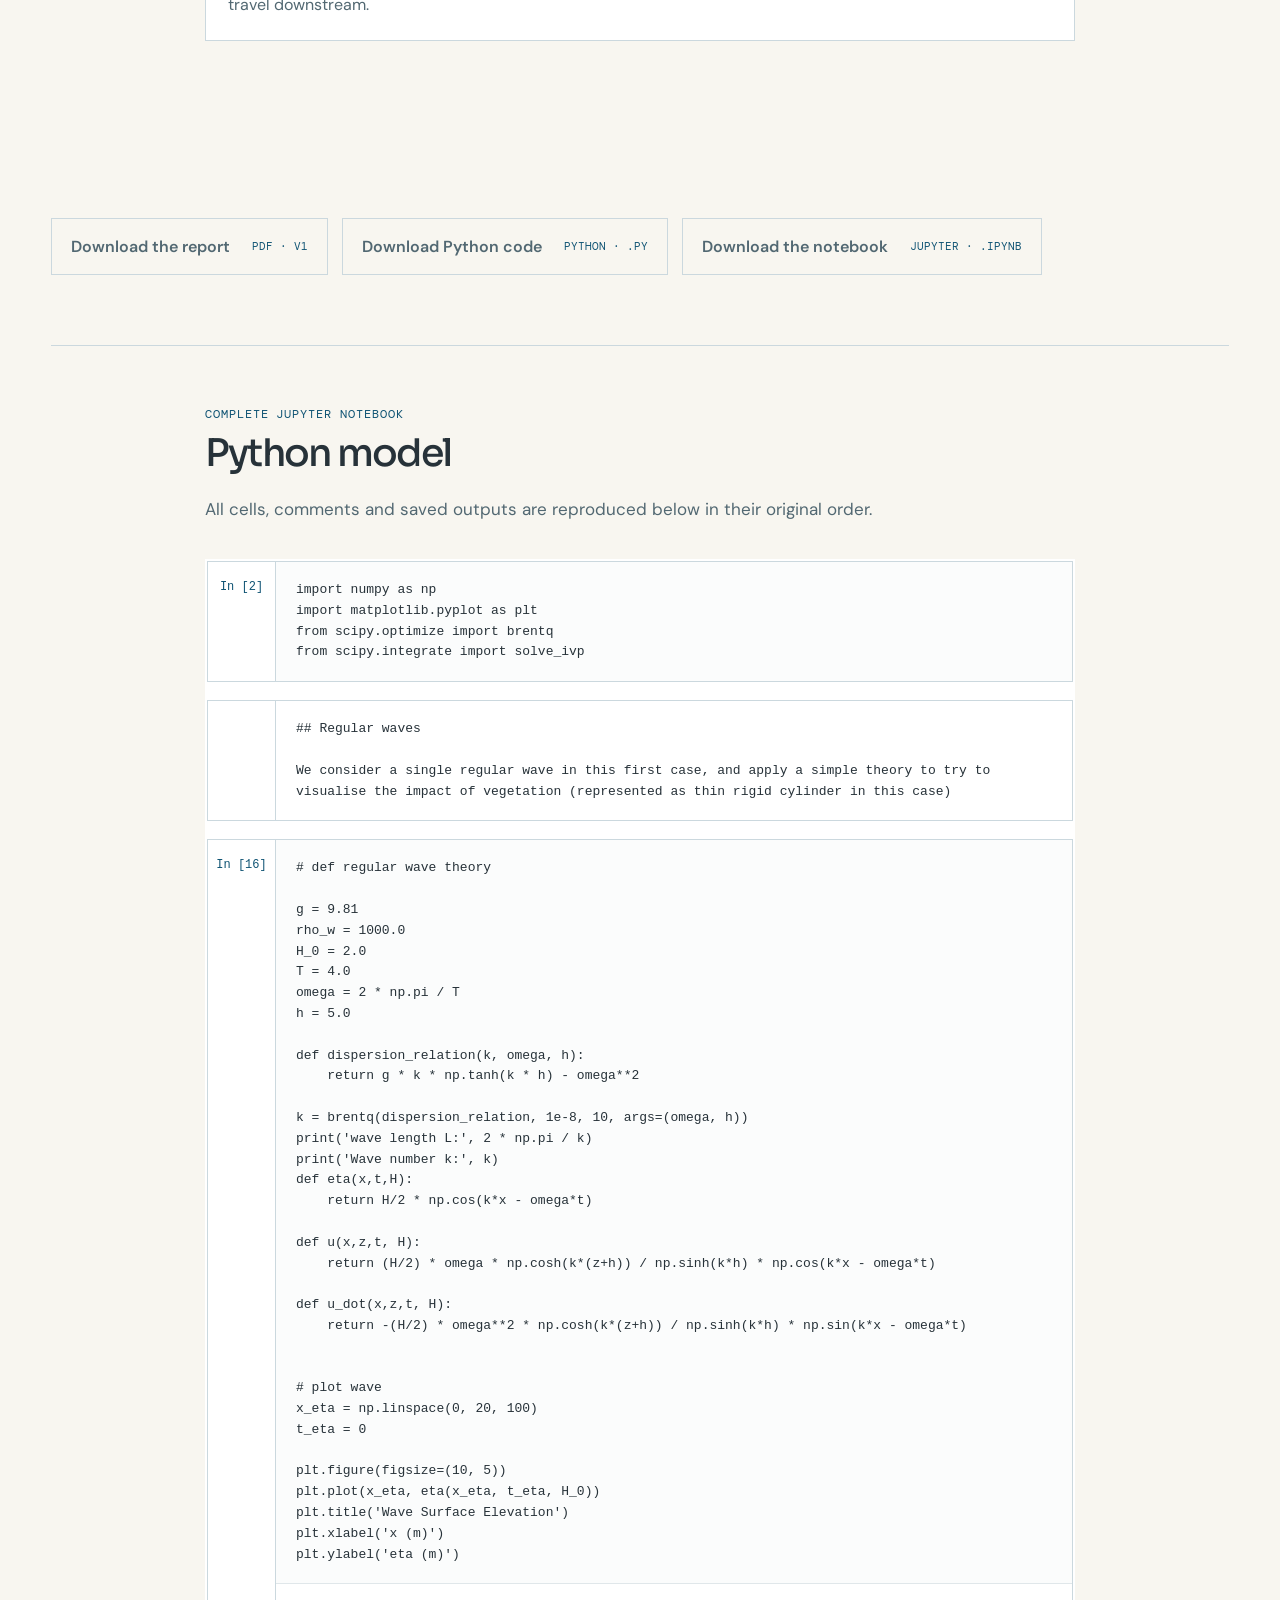
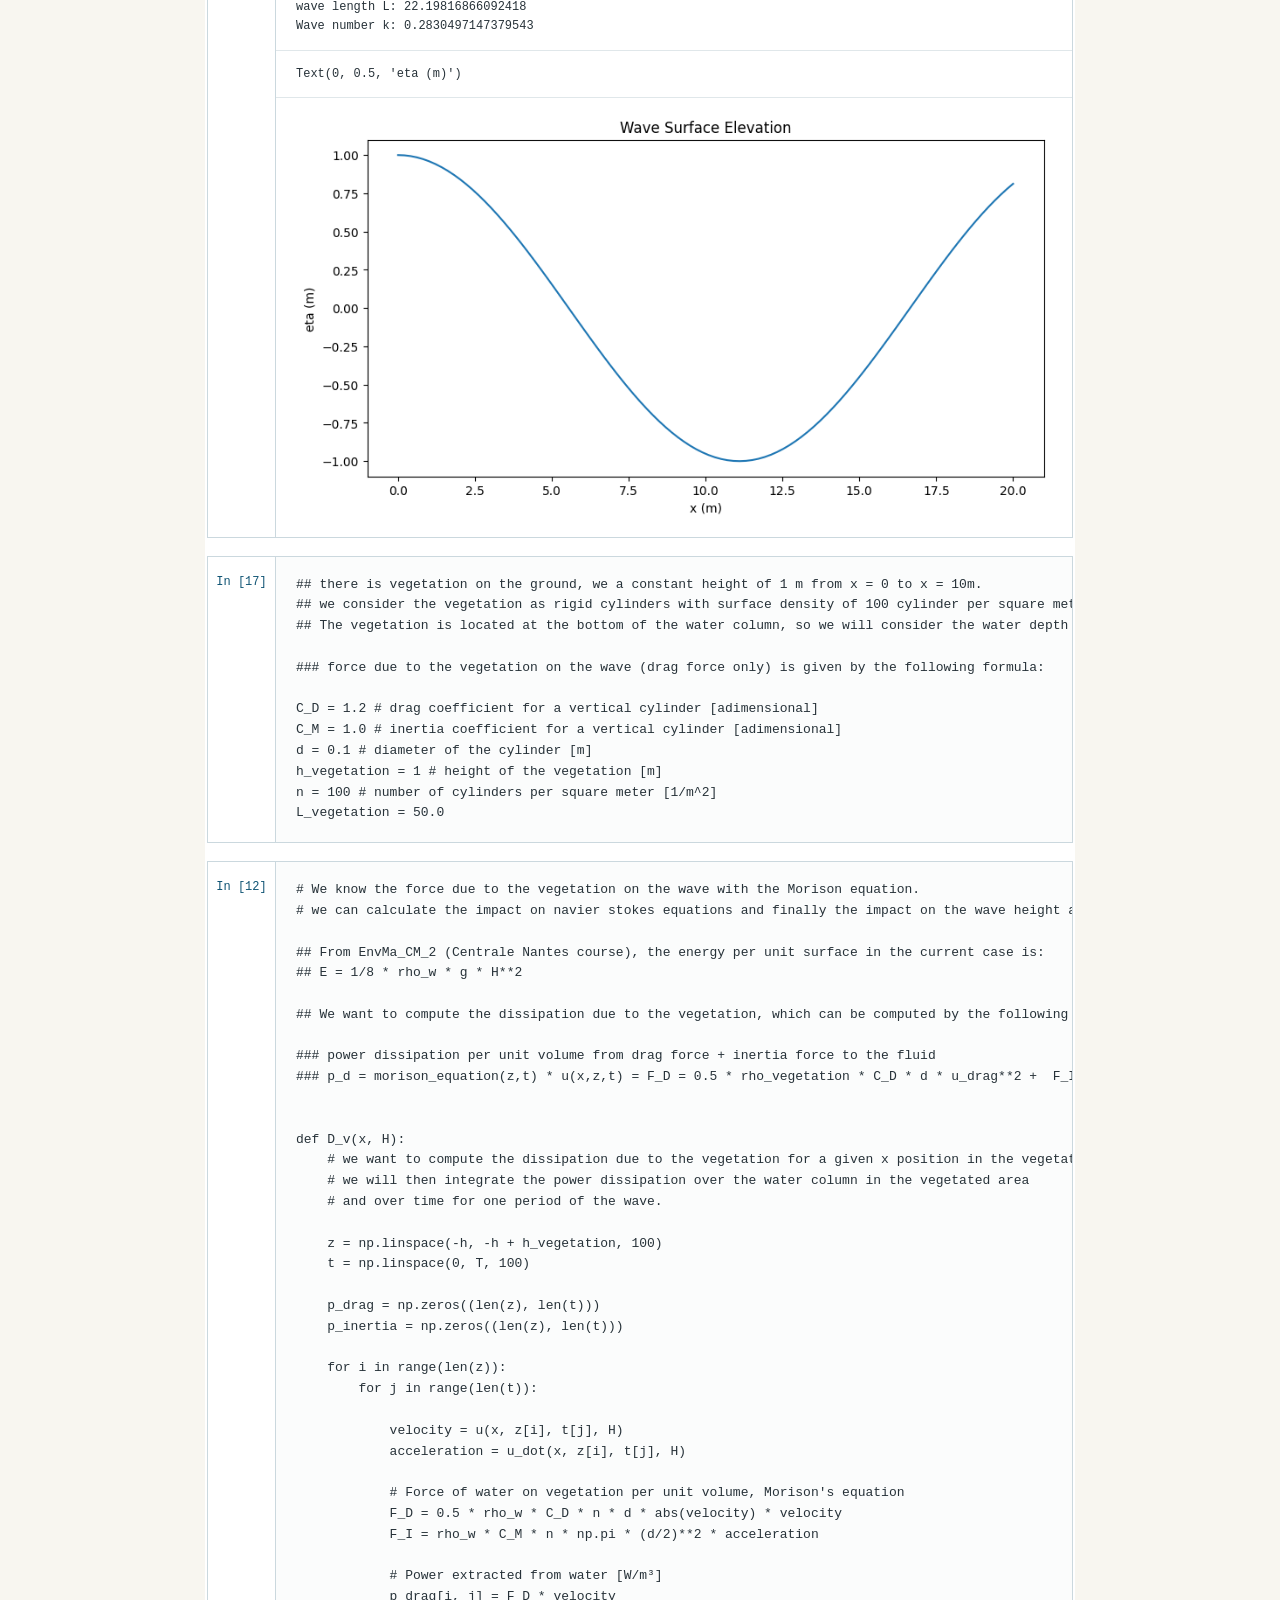
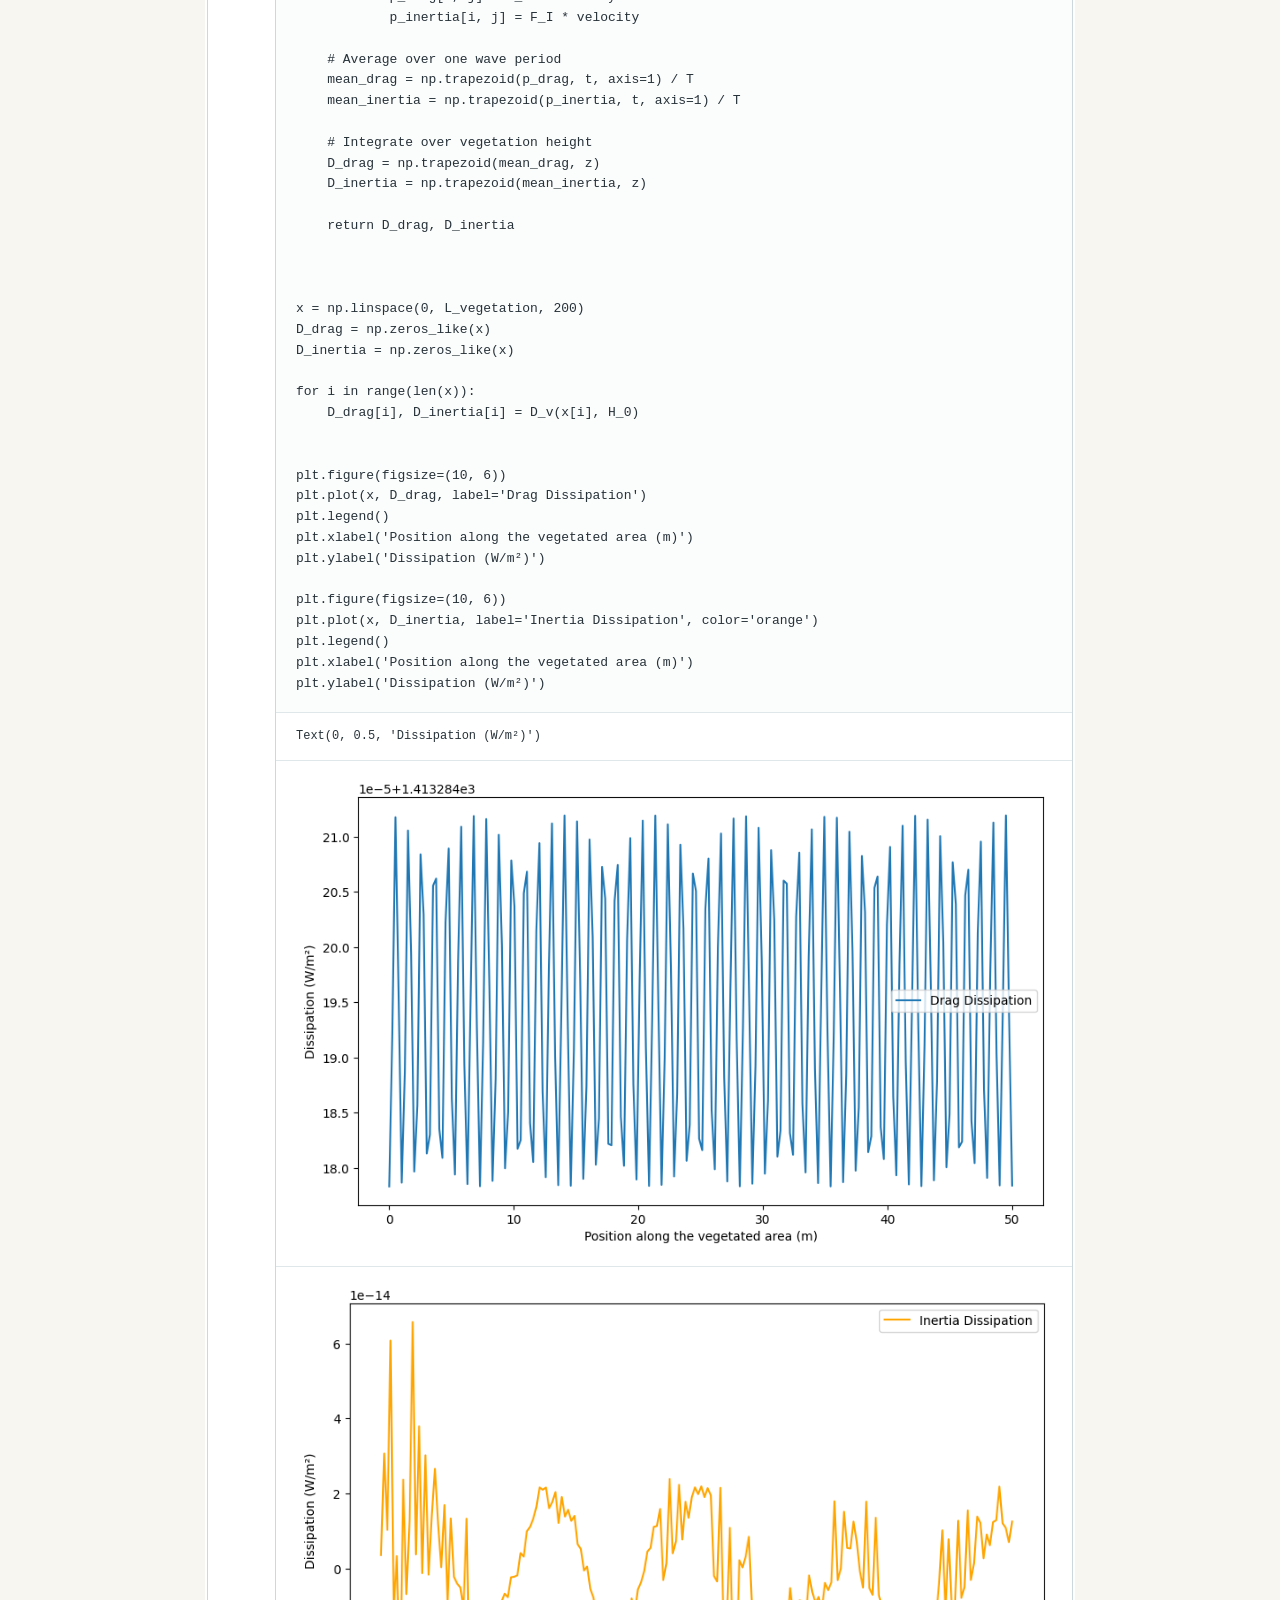
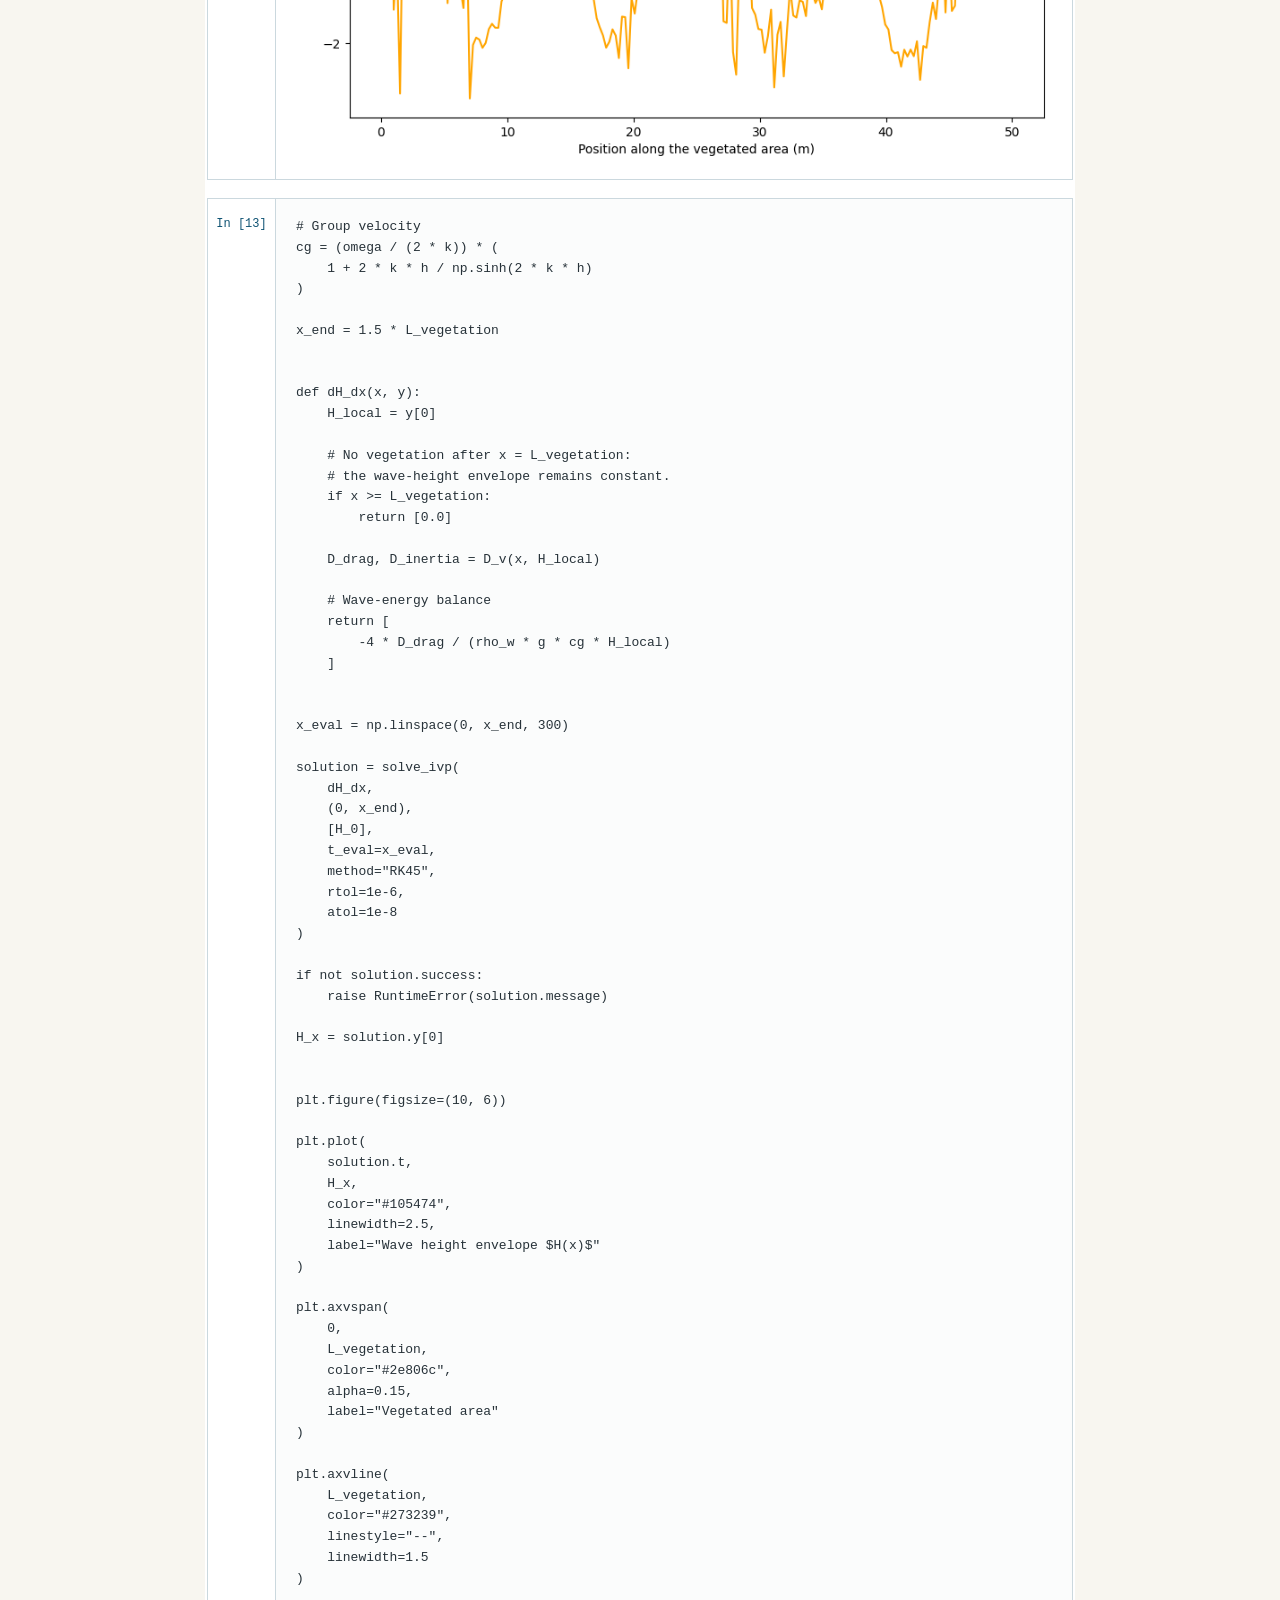
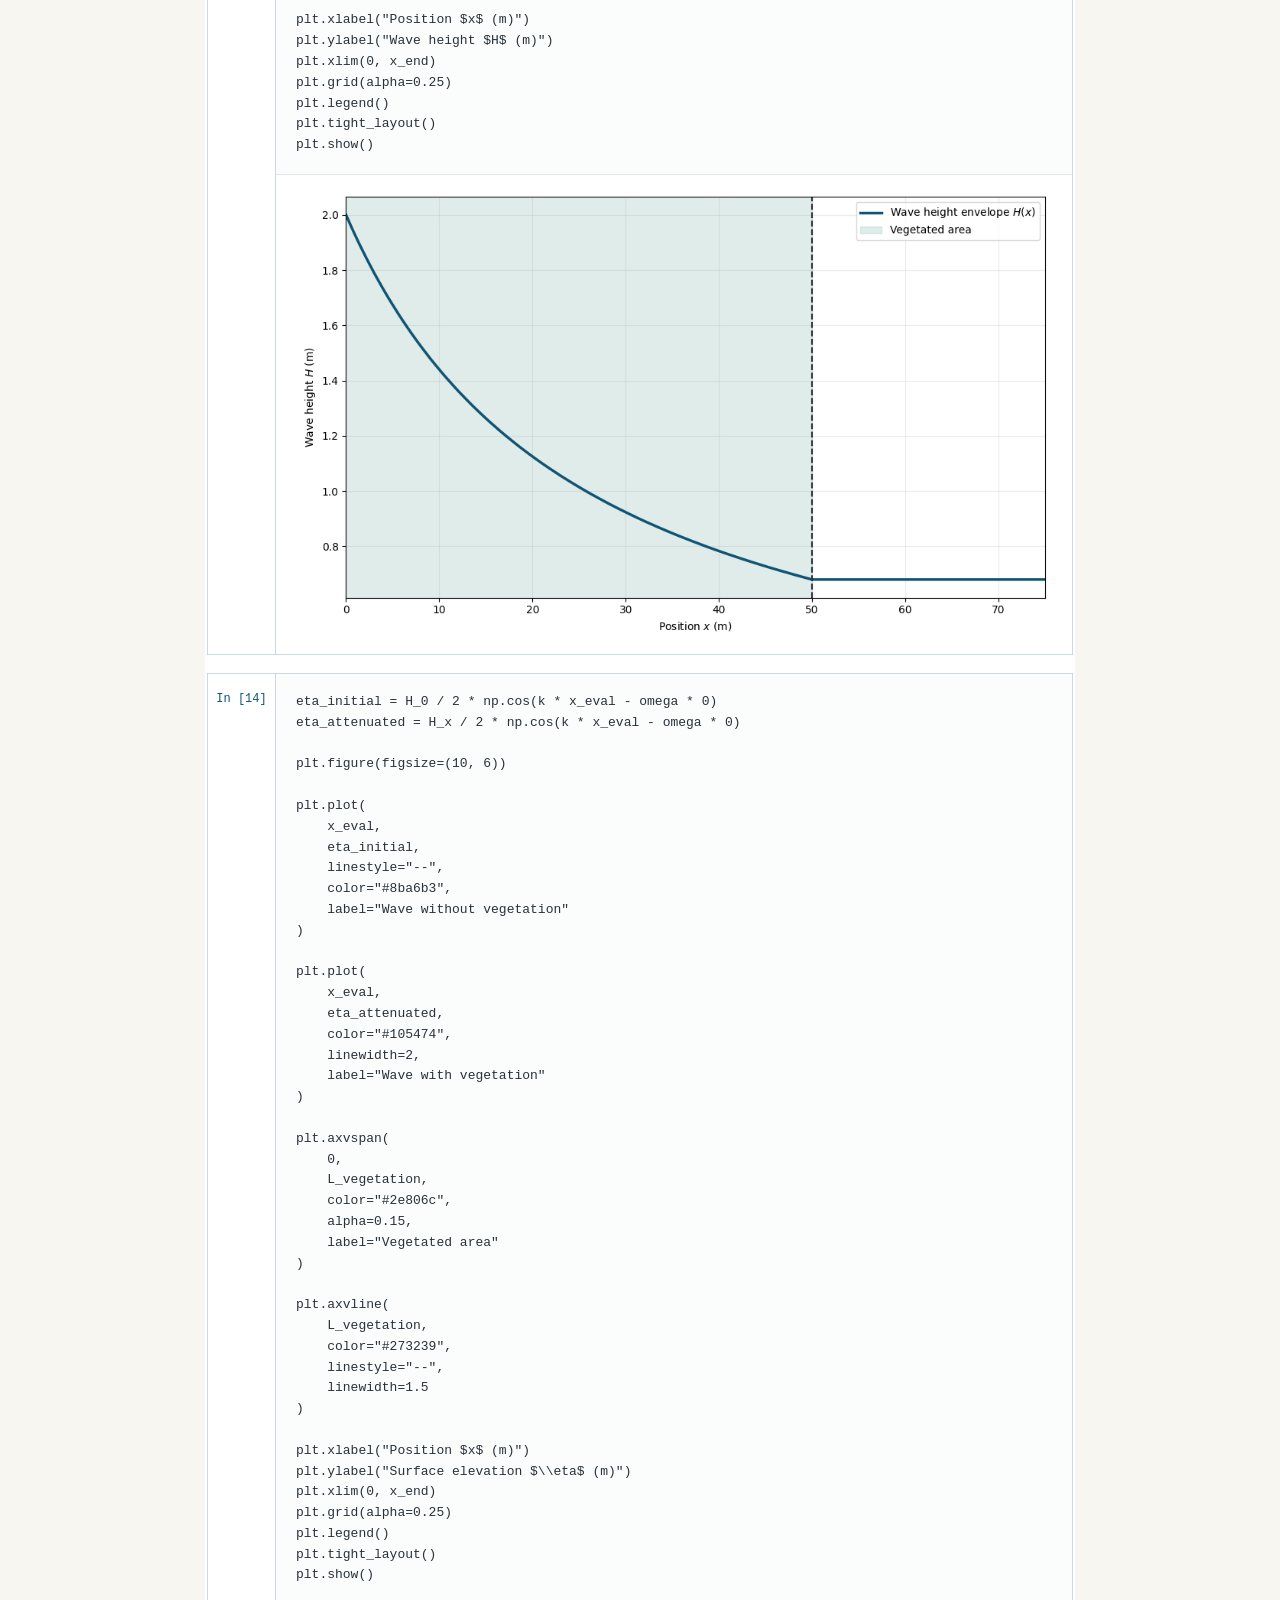
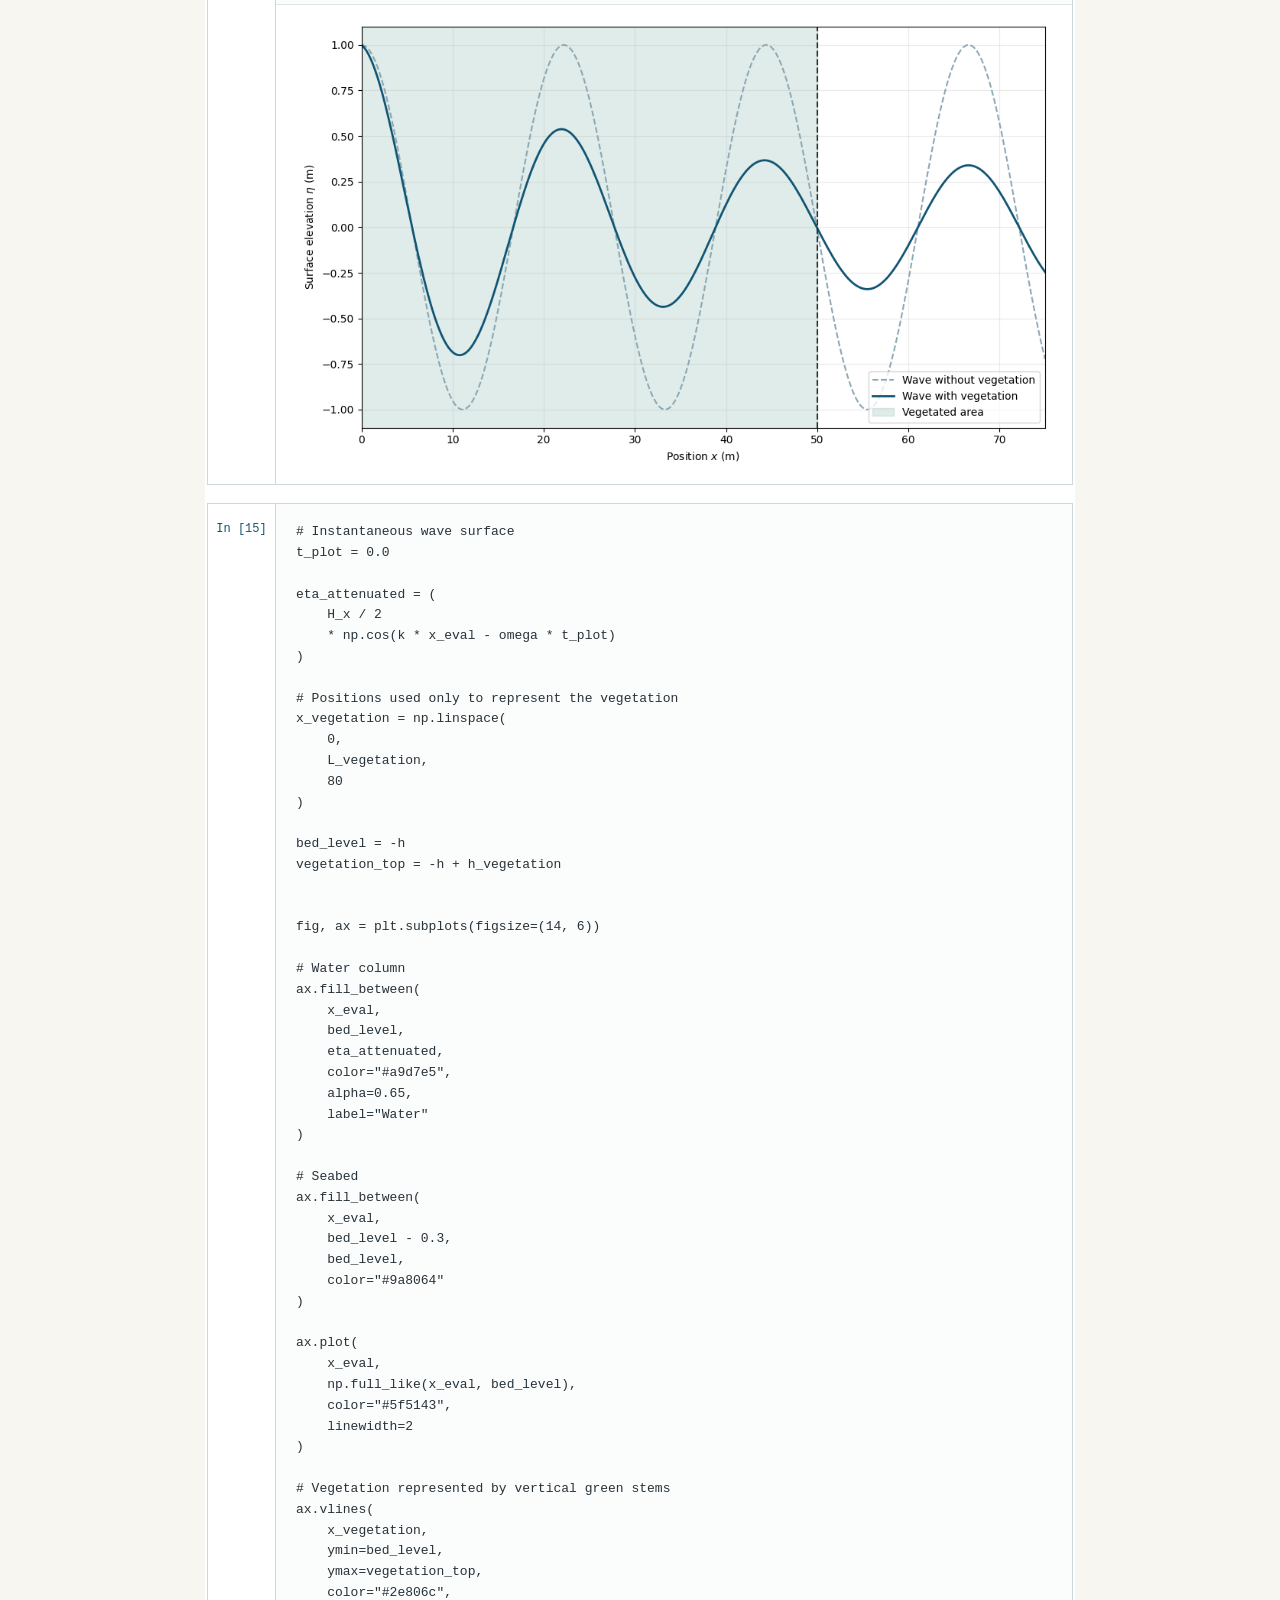
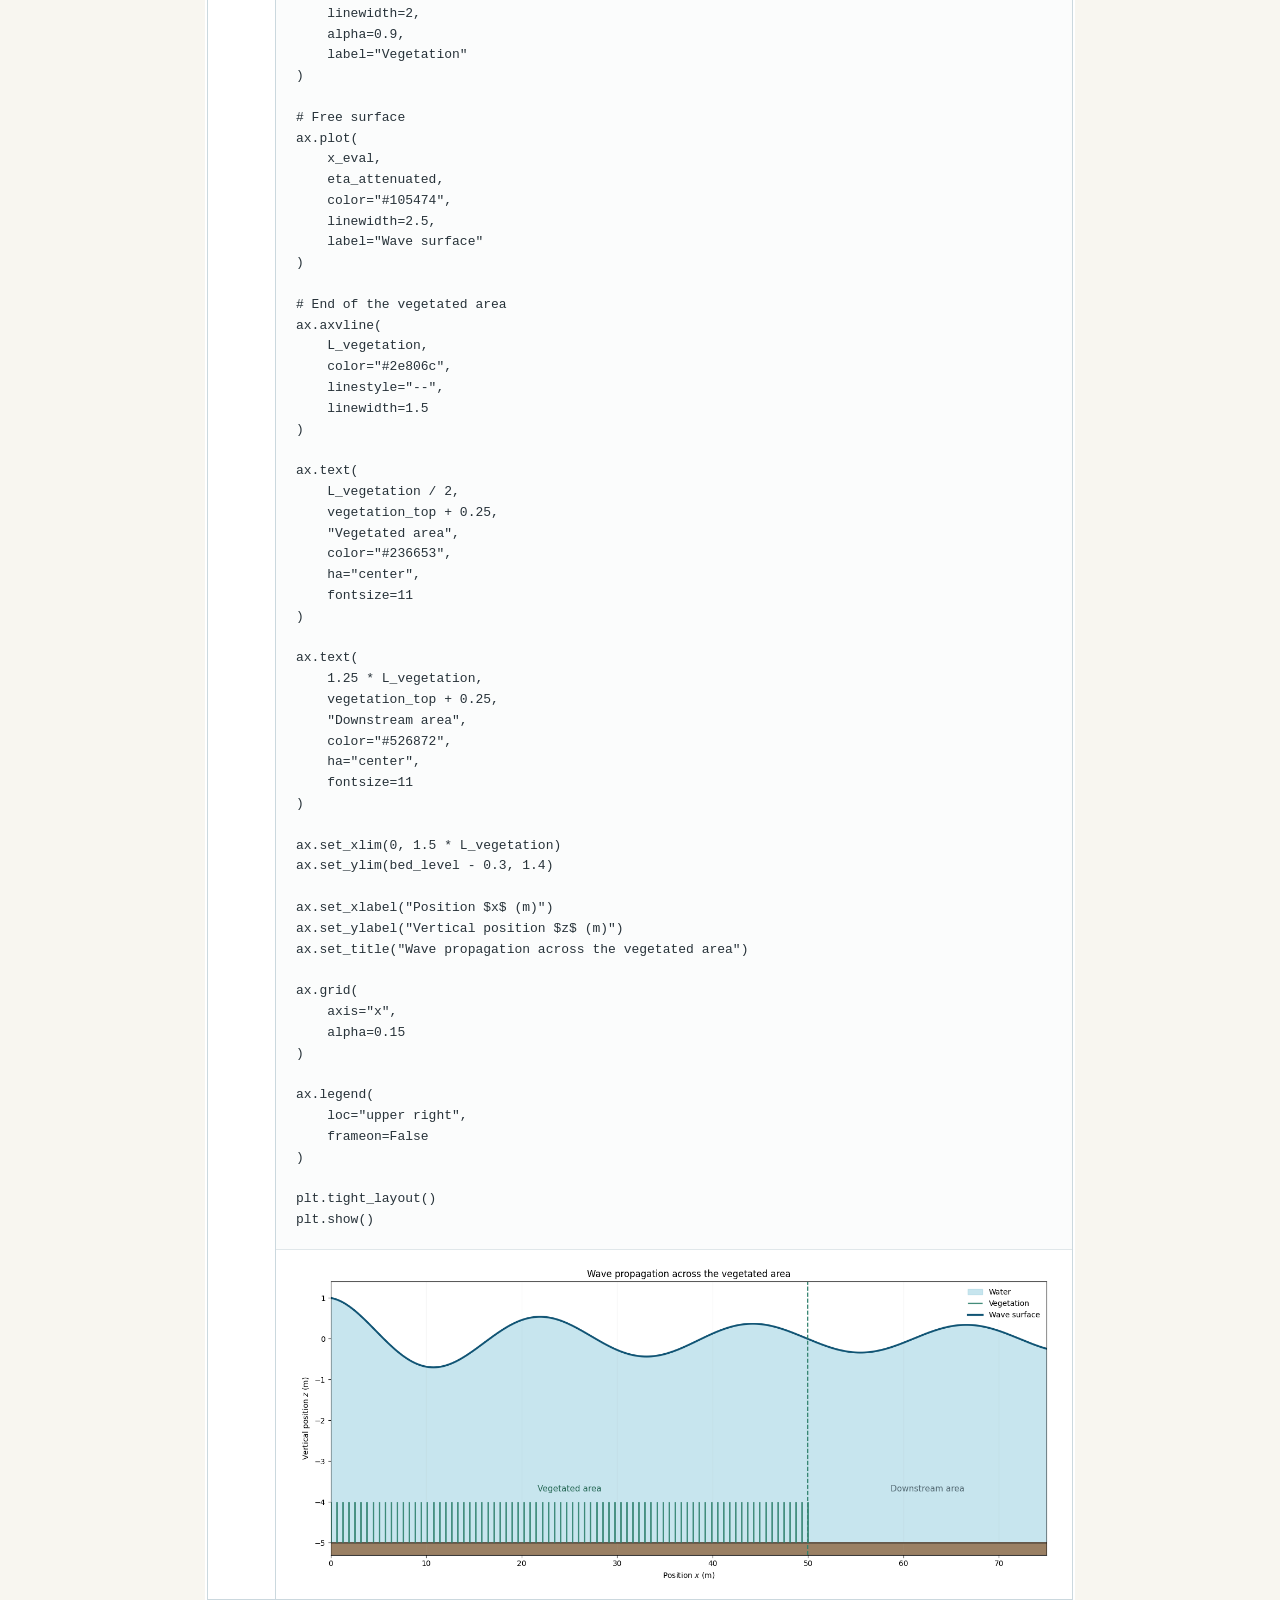
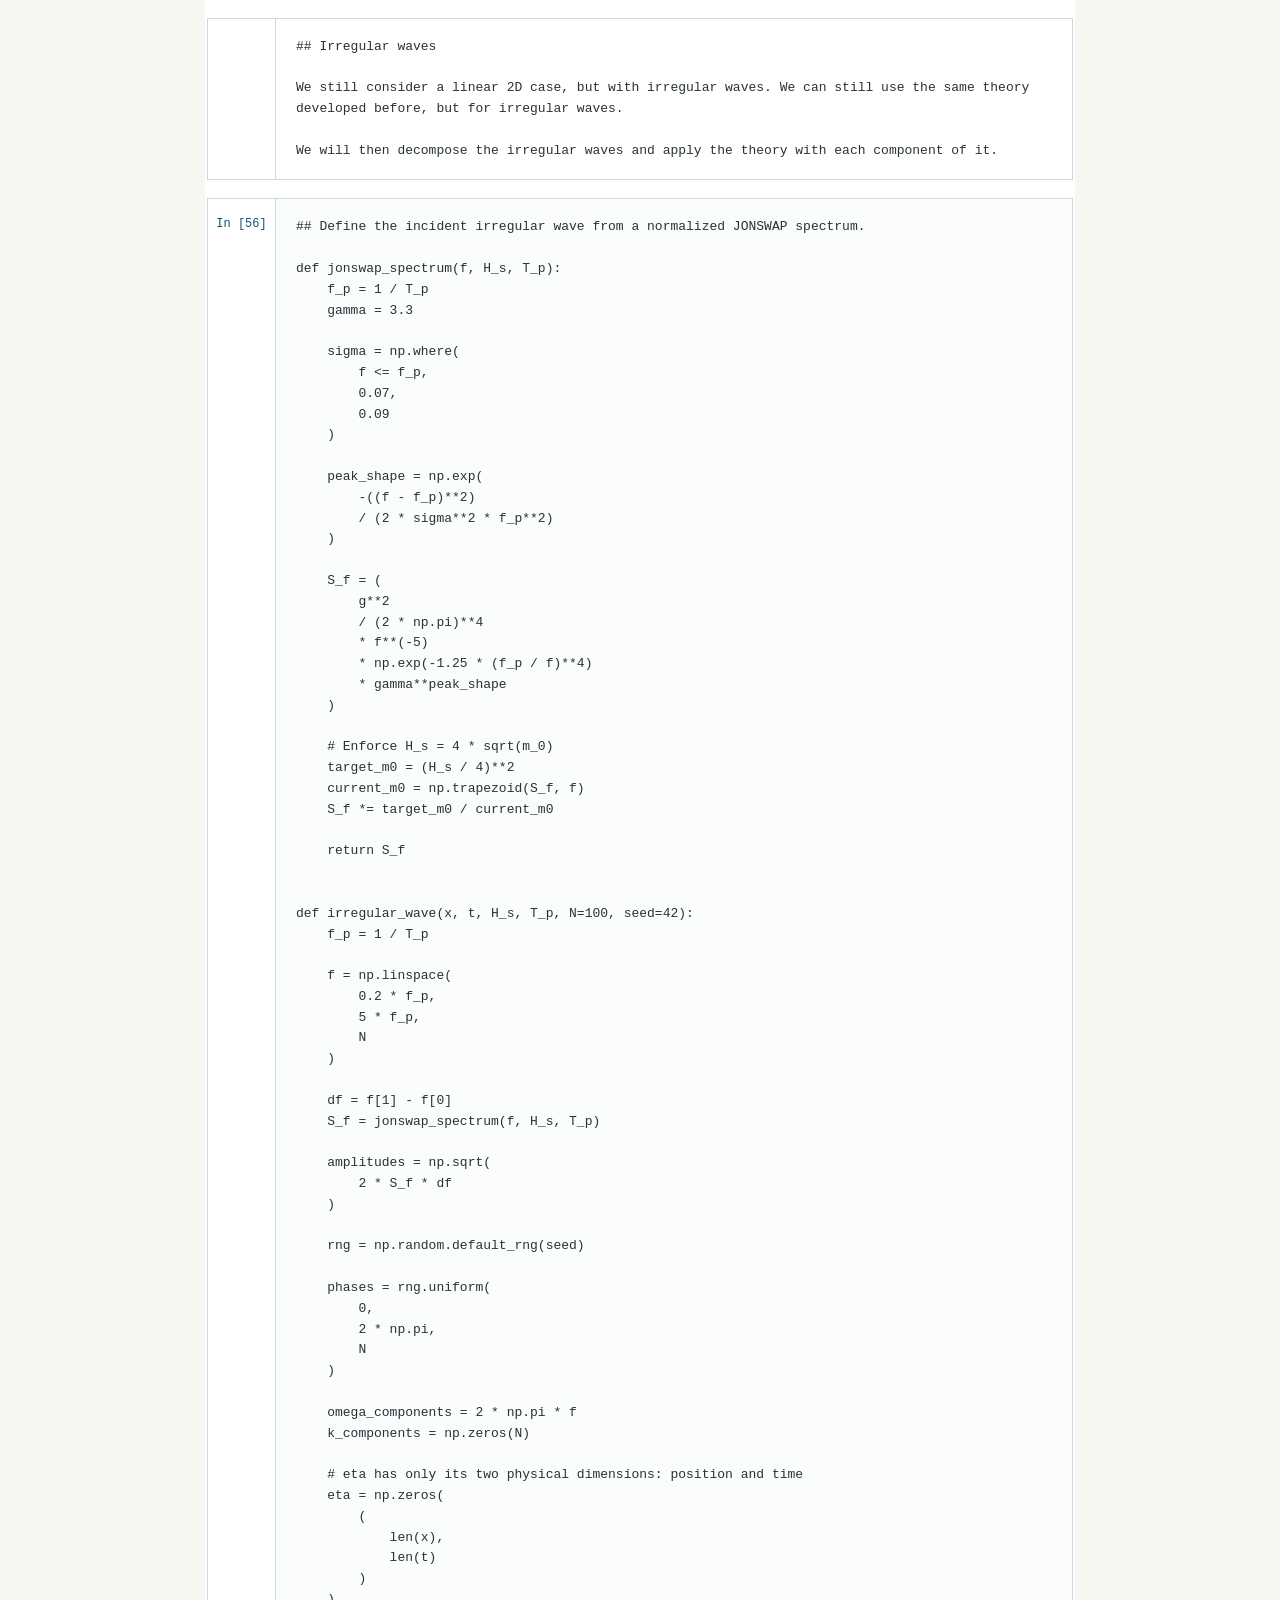
<file: wave-vegetation.html>
<!doctype html>
<html lang="en">
<head>
  <meta charset="UTF-8" />
  <meta name="viewport" content="width=device-width, initial-scale=1" />
  <meta name="description" content="A preliminary study of wave-vegetation interactions developed in support of a DTU PhD application." />
  <title>Pre study of wave-vegetation interaction | Maxime Becuwe</title>
  <link rel="preconnect" href="https://fonts.googleapis.com" />
  <link rel="preconnect" href="https://fonts.gstatic.com" crossorigin />
  <link href="https://fonts.googleapis.com/css2?family=DM+Mono:wght@400;500&family=DM+Sans:wght@400;500;600&family=Sora:wght@500&display=swap" rel="stylesheet" />
  <link rel="stylesheet" href="kcs.css" />
  <link rel="stylesheet" href="wave-vegetation.css" />
</head>
<body>
  <header class="site-header">
    <a class="brand" href="index.html" aria-label="Maxime Becuwe - home">MB<span>.</span></a>
    <nav aria-label="Main navigation"><a href="index.html#projects">All projects</a></nav>
  </header>
  <main>
    <article>
      <p class="eyebrow">Coastal engineering · Numerical modelling</p>
      <h1>Pre study of<br /><em>wave-vegetation interaction</em></h1>
      <figure class="wave-diagram">
        <img src="assets/wave-vegetation/wave-propagation-vegetation.png" alt="Wave propagation across the vegetated area, showing the seabed, vegetation and attenuated free surface" />
        <figcaption>Modelled wave propagation across the vegetated area and into the downstream region.</figcaption>
      </figure>
      <h2>Abstract</h2>
      <p>This ongoing preliminary study examines how submerged coastal vegetation influences wave propagation. Two cases are currently investigated through a Python numerical model: a regular wave and an irregular sea state. The regular-wave case combines linear wave theory, Morison's equation and a wave-energy balance to predict the progressive attenuation of wave height. The irregular-wave case extends this approach by decomposing the sea state into spectral components and propagating their amplitudes through successive vegetated sections.</p>
      <p>The current PDF report covers the regular-wave case only. The irregular-wave analysis is still under development and will be included in a future revision. The commented Python script and complete Jupyter notebook remain available below for readers who wish to examine the modelling approach and follow its development.</p>
      <p>The study supports an application for a PhD scholarship on wave-vegetation interactions at DTU. Its purpose is to demonstrate the ability to select suitable physical models, handle coupled equations and develop a numerical methodology for this type of problem. <strong>The work is still in progress:</strong> the model is preliminary and not yet fully validated, and its assumptions, implementation and results may evolve as the study develops.</p>
      <section class="wave-cases" aria-labelledby="wave-cases-title">
        <p class="section-kicker">Current numerical models</p>
        <h2 id="wave-cases-title">Two wave cases</h2>
        <p class="wave-cases-intro">The study currently considers two complementary conditions. The first establishes the attenuation method for a single regular wave. The second applies the same energy-based approach to an irregular sea state assembled from multiple spectral components.</p>
        <div class="wave-case-grid">
          <article class="wave-case-card">
            <figure>
              <img src="assets/wave-vegetation/wave-propagation-vegetation.png" alt="Regular wave propagating through the submerged vegetation and losing amplitude" />
              <figcaption>Regular-wave propagation through the vegetated area.</figcaption>
            </figure>
            <p class="wave-case-number">Case 01</p>
            <h3>Regular wave</h3>
            <p>A monochromatic wave is propagated through successive vegetation slices. The local drag dissipation progressively reduces its wave height along the vegetation field.</p>
          </article>
          <article class="wave-case-card">
            <figure>
              <img src="assets/wave-vegetation/irregular-wave-propagation-vegetation.png" alt="Irregular wave propagating above the seabed and through the submerged vegetation" />
              <figcaption>Irregular-wave propagation across the vegetated area at <i>t</i> = 0 s.</figcaption>
            </figure>
            <p class="wave-case-number">Case 02</p>
            <h3>Irregular sea state</h3>
            <p>The sea surface is reconstructed from several spectral components. Their combined horizontal velocity determines the nonlinear vegetation drag, and the resulting dissipation attenuates the components as they travel downstream.</p>
          </article>
        </div>
      </section>
      <div class="download-links">
        <a class="report-link" href="assets/wave-vegetation/wave-vegetation-pre-study.pdf" download><span>Download the report</span><small>PDF · V1</small></a>
        <a class="report-link" href="assets/wave-vegetation/case1_regularwave.py" download><span>Download Python code</span><small>Python · .py</small></a>
        <a class="report-link" href="assets/wave-vegetation/regular_wave_theory.ipynb" download><span>Download the notebook</span><small>Jupyter · .ipynb</small></a>
      </div>
      <section class="notebook-preview" aria-labelledby="notebook-title">
        <p class="section-kicker">Complete Jupyter notebook</p>
        <h2 id="notebook-title">Python model</h2>
        <p>All cells, comments and saved outputs are reproduced below in their original order.</p>
        <iframe class="notebook-frame" id="notebook-frame" src="assets/wave-vegetation/regular_wave_theory-preview.html" title="Complete regular wave theory Jupyter notebook" loading="lazy"></iframe>
      </section>

    </article>
  </main>
  <footer><span>© <span id="year"></span> Maxime Becuwe</span><a href="index.html#projects">Back to projects ↗</a></footer>
  <script>
    document.getElementById('year').textContent = new Date().getFullYear();
    window.addEventListener('message', function (event) {
      if (event.data && event.data.type === 'notebook-height') {
        document.getElementById('notebook-frame').style.height = event.data.height + 'px';
      }
    });
  </script>
</body>
</html>
</file>
<file: kcs.css>
:root{--ink:#102e3b;--blue:#0e5e78;--soft:#79c7dd;--paper:#f4f7f7;--line:#c8d8dc;--muted:#55717c;--white:#fbfdfd}*{box-sizing:border-box}html{scroll-behavior:smooth}body{margin:0;background:var(--paper);color:var(--ink);font:16px/1.6 "DM Sans",sans-serif}a{color:inherit;text-decoration:none}.site-header{height:76px;padding:0 clamp(24px,6vw,100px);display:flex;align-items:center;justify-content:space-between;border-bottom:1px solid var(--line)}.brand{font:700 25px/1 Fraunces,serif}.brand span,.eyebrow,em{color:var(--blue)}nav{display:flex;gap:24px;font-size:14px}nav a:hover{color:var(--blue)}.hero,section,.closing{padding:clamp(80px,11vw,145px) clamp(24px,12vw,200px)}.hero{min-height:calc(100vh - 76px);display:grid;grid-template-columns:1.05fr .95fr;gap:8vw;align-items:center}.eyebrow{margin:0 0 22px;font:500 12px/1.2 "DM Mono",monospace;letter-spacing:.08em;text-transform:uppercase}h1,h2{margin:0;font:600 clamp(38px,5vw,70px)/1.02 Fraunces,serif;letter-spacing:-.045em}h1{font-size:clamp(52px,7vw,105px)}em{font-style:normal}.lead{max-width:590px;margin:35px 0;font-size:clamp(18px,2vw,23px);color:#405b64}.chips{display:flex;flex-wrap:wrap;gap:9px}.chips span{border:1px solid #a9c3ca;padding:4px 8px;font:12px "DM Mono",monospace}figure{margin:0}img{width:100%;display:block}figcaption{margin-top:9px;color:var(--muted);font:12px/1.4 "DM Mono",monospace}.hero img{min-height:430px;object-fit:contain;background:#e2edf0}.statement,.heading{display:grid;grid-template-columns:1fr 2fr;gap:9vw;border-top:1px solid var(--line)}.statement p:not(.eyebrow){max-width:680px;margin:0;font-size:18px;color:#405b64}.heading{padding-bottom:45px}.metrics{display:grid;grid-template-columns:repeat(4,1fr);border-top:1px solid var(--line);margin-bottom:60px}.metrics div{padding:20px;border-bottom:1px solid var(--line)}.metrics div+div{border-left:1px solid var(--line)}.metrics b{display:block;font:600 29px/1 Fraunces,serif}.metrics span{font-size:14px;color:var(--muted)}.two-col{display:grid;grid-template-columns:.85fr 1.15fr;gap:8vw;align-items:center}.two-col h3{margin:0 0 10px;font:600 29px/1.15 Fraunces,serif}.two-col p{color:#48626b}.blue-section{background:#dcebed}.blue-section ul{margin:0 0 32px;padding-left:20px;color:#48626b}.blue-section li{margin:7px 0}.results>div>p{margin-top:0;font-size:18px;color:#405b64}dl{margin:32px 0 0;border-top:1px solid var(--line)}dl div{padding:16px 0;border-bottom:1px solid var(--line)}dt{font:12px "DM Mono",monospace;color:var(--blue);text-transform:uppercase}dd{margin:5px 0 0;color:#48626b}.takeaways{background:var(--ink);color:var(--white)}.takeaways .eyebrow,.closing .eyebrow{color:var(--soft)}blockquote{max-width:1050px;margin:0;font:600 clamp(34px,5vw,65px)/1.06 Fraunces,serif;letter-spacing:-.04em}.cards{display:grid;grid-template-columns:repeat(3,1fr);margin-top:65px;border-top:1px solid #45636c}.cards article{padding:23px 24px 0 0}.cards article+article{padding-left:24px;border-left:1px solid #45636c}.cards h3{margin:0 0 8px;font:600 23px Fraunces,serif}.cards p{margin:0;color:#c2d5d9}.closing{background:#173f4d;color:var(--white)}.closing a{display:inline-block;margin-top:35px;padding:14px 19px;background:var(--soft);color:var(--ink);font-weight:700}footer{display:flex;justify-content:space-between;gap:20px;padding:18px clamp(24px,12vw,200px);background:#173f4d;color:#b4d0d7;border-top:1px solid #3b6370;font:11px "DM Mono",monospace}@media(max-width:760px){.site-header{height:64px}nav{gap:13px;font-size:12px}nav a:nth-child(3){display:none}.hero,.statement,.heading,.two-col{grid-template-columns:1fr;gap:25px}.hero{min-height:auto}.hero img{min-height:280px}.metrics,.cards{grid-template-columns:1fr}.metrics div+div,.cards article+article{border-left:0;padding-left:0}.metrics div{padding-left:0}.cards{gap:25px}.cards article{padding-top:20px}footer{flex-direction:column}}
</file>
<file: centrifugal-pump.css>
:root{--ink:#252c30;--blue:#105474;--soft:#83c3df;--paper:#f7f4ed;--line:#d0dbe5;--muted:#607184;--white:#fffdf8}h1,h2,h3,.brand,.metrics b{font-family:"Sora",sans-serif;font-weight:500}h1{font-size:clamp(44px,5.5vw,78px)}h2{font-size:clamp(28px,3.5vw,46px);line-height:1.15;letter-spacing:-.025em}.hero{min-height:auto;padding:75px clamp(24px,6vw,100px);grid-template-columns:.8fr 1.2fr;gap:4vw}.hero img{min-height:0;background:white}.hero .lead{font-size:21px}.eyebrow{font-size:16px;line-height:1.45}.hero em{font-weight:500}section:not(.hero){padding:60px clamp(24px,8vw,130px)}.intro{display:grid;grid-template-columns:1fr 2fr;gap:5vw;border-top:1px solid var(--line)}.copy{max-width:900px}.copy p,.next>p:not(.eyebrow){font-size:18px;color:#505d6b}.tinted{background:#e8f0f5}.section-head{margin-bottom:30px}.media-grid{display:grid;grid-template-columns:1fr 1fr;gap:28px;align-items:start;margin:30px 0}main img{width:100%;height:auto;min-height:0;object-fit:contain;background:white}.wide{max-width:1000px;margin:30px auto}figcaption{line-height:1.6}.metrics{grid-template-columns:repeat(3,1fr);margin-bottom:25px}.metrics b{font-size:30px}.settings{display:grid;grid-template-columns:1fr 1fr;margin-bottom:30px;column-gap:32px}.settings dd{font-size:18px;color:var(--ink)}.settings dt{font-size:13px}.next{background:var(--ink);color:var(--white)}.next>p:not(.eyebrow){color:#ccdcec;max-width:900px}.next .eyebrow{color:var(--soft)}footer{background:var(--ink)}a:focus-visible{outline:3px solid var(--blue);outline-offset:4px}section[id]{scroll-margin-top:24px}@media(max-width:760px){.hero,.intro,.media-grid,.settings{grid-template-columns:1fr}.hero{padding-top:45px}.hero .lead{font-size:19px}.metrics{grid-template-columns:1fr}.metrics div{padding:16px 0}section:not(.hero){padding-top:40px;padding-bottom:40px}}@media(prefers-reduced-motion:reduce){html{scroll-behavior:auto}}
main video{display:block;width:100%;max-width:100%;height:auto;object-fit:contain;background:var(--ink)}
</file>
<file: frisbee.css>
.disc-hero{min-height:auto;padding-top:80px;padding-bottom:65px;gap:4vw;grid-template-columns:1fr 1fr}.disc-hero h1{font-size:clamp(43px,5.3vw,78px)}.disc-hero img{min-height:0;height:auto;background:white}.disc-hero .lead{font-size:21px}.disc-about{display:grid;grid-template-columns:.8fr 1.2fr;gap:6vw;border-top:1px solid var(--line)}.disc-about h2,.heading h2,.disc-next h2{font-size:clamp(32px,4vw,52px)}.disc-about p:not(.eyebrow),.model-copy p,.mesh-copy,.disc-next>p:not(.eyebrow){color:#405b64;font-size:18px;max-width:800px}.disc-about p:first-child{margin-top:0}section:not(.hero){padding-top:65px;padding-bottom:65px}.disc-setup,.disc-model{background:#dcebed}.heading{border:0;gap:4vw;padding-bottom:35px}.metrics{margin-bottom:20px}.environment{color:var(--muted);margin-bottom:40px}.two-col{gap:4vw}.disc-gallery{display:grid;gap:32px}.disc-gallery img{background:#fff;border:1px solid var(--line);height:auto}.image-hint, .reference{font-size:13px;color:var(--blue)}.reference{text-decoration:underline;text-underline-offset:4px}.disc-next{background:var(--ink);color:var(--white)}.disc-next .eyebrow,.disc-next em{color:var(--soft)}.disc-next>p:not(.eyebrow){color:#c2d5d9}a:focus-visible{outline:3px solid #268caf;outline-offset:5px}section[id]{scroll-margin-top:24px}@media(max-width:760px){.disc-hero,.disc-about{grid-template-columns:1fr;gap:28px}.disc-hero{padding-top:50px}.metrics{grid-template-columns:1fr 1fr}.metrics div{padding:18px 8px}.metrics b{font-size:25px}.disc-hero .lead{font-size:19px}section:not(.hero){padding-top:45px;padding-bottom:45px}}@media(prefers-reduced-motion:reduce){html{scroll-behavior:auto}}
.disc-real-world{border-top:1px solid var(--line)}.disc-photo-grid{display:grid;grid-template-columns:1fr 1fr;gap:28px;align-items:start}.disc-photo-grid img{width:100%;height:auto}.disc-photo-grid figcaption{line-height:1.7;margin-top:14px}.disc-photo-grid a{text-decoration:underline;text-underline-offset:3px}@media(max-width:760px){.disc-photo-grid{grid-template-columns:1fr;gap:32px}}

/* Preserve the intrinsic proportions of every project image. */
main img{display:block;width:100%;max-width:100%;height:auto;min-height:0;object-fit:contain}

.disc-results{padding-left:clamp(24px,6vw,100px);padding-right:clamp(24px,6vw,100px);background:#dcebed}.disc-result-grid{display:grid;grid-template-columns:repeat(2,minmax(0,1fr));gap:28px;align-items:start;margin:32px 0}.disc-result-grid img{height:auto;background:white;border:1px solid var(--line)}.disc-results h3{font:600 25px/1.25 Fraunces,serif;margin:22px 0 14px}.result-copy{max-width:920px;color:#405b64;font-size:18px}.disc-result-grid figcaption{font-size:13px;line-height:1.6}@media(max-width:900px){.disc-result-grid{grid-template-columns:1fr}}

.comparison-note{padding:20px;border-left:4px solid #c5713a;background:#f5eadc;color:#493a2b;line-height:1.65;margin-bottom:30px}.comparison-table-wrap{overflow-x:auto;margin:28px 0}.comparison-table{width:100%;border-collapse:collapse;text-align:left;font-size:16px}.comparison-table th,.comparison-table td{padding:15px;border-bottom:1px solid var(--line)}.comparison-table thead{background:#c8dfe4}.comparison-detail{margin:30px 0;padding:18px;border:1px solid var(--line)}.comparison-detail summary{cursor:pointer;font-weight:600}.comparison-detail figure{margin-top:20px}

.story-section .result-copy{max-width:900px}.story-section .disc-photo-grid{margin:36px 0}.story-section h3{font-size:29px}.disc-about>div>p:not(.eyebrow){font-size:18px;color:#405b64}
</file>
<file: site-editorial.css>
/* Shared section-label typography across portfolio pages. */
body .eyebrow{font-size:clamp(16px,1.4vw,19px);line-height:1.45;letter-spacing:.045em;font-weight:500}
body .project-type{font-size:14px;line-height:1.5}
body .heading{align-items:start}
body blockquote{font-size:clamp(26px,3.2vw,43px);line-height:1.2;letter-spacing:-.025em}
@media(max-width:760px){body .eyebrow{font-size:16px;line-height:1.5}body .section-heading .eyebrow{margin-bottom:12px}}
</file>
<file: hydrod.css>
.hydrod-hero{min-height:auto;padding-top:85px;padding-bottom:70px;gap:5vw;grid-template-columns:1fr 1fr}
.hydrod-hero h1{font-size:clamp(42px,5.2vw,76px)}
.hydrod-hero .lead{font-size:clamp(18px,1.7vw,22px);margin:28px 0}
.hydrod-hero img{height:auto;min-height:0;background:#fff;border:1px solid var(--line)}
.hydrod-context{display:grid;grid-template-columns:.8fr 1.2fr;gap:7vw;padding-top:60px;padding-bottom:85px;border-top:1px solid var(--line)}
.hydrod-context h2{font-size:clamp(30px,3.2vw,44px);line-height:1.1}
.project-copy{max-width:680px;color:#405b64;font-size:18px}
.project-copy p{margin:0 0 20px}
.report-download{display:flex;flex-direction:column;align-items:flex-start;gap:12px;margin-top:30px;scroll-margin-top:30px}
.download-button{display:inline-flex;align-items:center;gap:24px;background:var(--ink);color:var(--white);padding:15px 20px;font-size:16px;font-weight:700}
.download-button:hover{background:var(--blue)}
.report-details{font:12px/1.5 "DM Mono",monospace;color:var(--muted)}
a:focus-visible{outline:3px solid var(--blue);outline-offset:5px}
@media(max-width:760px){.hydrod-hero,.hydrod-context{grid-template-columns:1fr;gap:32px}.hydrod-hero{padding-top:55px;padding-bottom:45px}.hydrod-context{padding-top:40px;padding-bottom:55px}.project-copy{font-size:17px}}
@media(prefers-reduced-motion:reduce){html{scroll-behavior:auto}}
</file>
<file: ice-floe-fields.css>
.ice-hero img{min-height:0;height:auto!important;object-fit:contain!important;background:#e2edf0}.source-link{display:inline-block;margin-top:22px;padding:11px 15px;border:1px solid var(--blue);color:var(--blue);font:600 13px "DM Mono",monospace}.source-link:hover{background:var(--blue);color:var(--white)}.algorithm-grid{display:grid;grid-template-columns:1fr 1fr;gap:28px}.algorithm-grid article{padding:28px;border:1px solid var(--line);background:var(--white)}.algorithm-grid h3{margin:6px 0 10px;font:600 31px/1.1 Fraunces,serif}.algorithm-grid p{margin:0;color:#48626b}.method-number{font:12px "DM Mono",monospace;color:var(--blue)!important}.method-note{margin-top:20px!important;padding-top:16px;border-top:1px solid var(--line)}.full-width-field-gallery{padding:55px 0!important;overflow:hidden}.field-gallery{display:grid;grid-template-columns:1fr;gap:42px;width:100%;margin:0}.field-gallery img{display:block;width:100%;height:auto!important;max-height:none!important;aspect-ratio:auto!important;object-fit:contain!important;border:0}.field-gallery figcaption{padding:0 clamp(24px,12vw,200px)}.ice-metrics{grid-template-columns:repeat(3,1fr)}.light-cards{margin-top:0}.light-cards article{color:var(--ink)}.light-cards p{color:#48626b}@media(max-width:760px){.algorithm-grid,.ice-metrics{grid-template-columns:1fr}.full-width-field-gallery{padding:35px 0!important}.field-gallery{gap:30px}.field-gallery figcaption{padding:0 24px}}
</file>
<file: radiator.css>
.radiator-hero{grid-template-columns:1fr 1fr;min-height:auto}.radiator-hero img{object-fit:cover;background:#eef2f3}.hero-objective{max-width:580px;margin:0 0 25px;padding:17px 0;border-top:1px solid var(--line);border-bottom:1px solid var(--line)}.hero-objective .eyebrow{margin-bottom:8px}.hero-objective p:last-child{margin:0;color:#48626b;font-size:15px;line-height:1.5}.geometry-gallery{display:grid;grid-template-columns:1fr 1fr;gap:12px;align-items:start}.geometry-gallery img{aspect-ratio:1.28;object-fit:cover}.geometry-gallery .geometry-note{grid-column:1 / -1;margin:4px 0 0;color:#48626b;font-size:13px;line-height:1.45}.red-dot,.orange-dot{display:inline-block;width:9px;height:9px;margin-right:5px;border-radius:50%;background:#c94b52}.orange-dot{background:#e87b2f}.radiator-metrics{grid-template-columns:repeat(4,1fr)}.light-cards{margin-top:0}.light-cards article{color:var(--ink)}.light-cards p{color:#48626b}.scalar-gallery,.plot-gallery{display:grid;grid-template-columns:1fr 1fr;gap:28px;margin-top:65px}.scalar-gallery figure,.plot-gallery figure{background:#fff}.scalar-gallery img{aspect-ratio:1.5;object-fit:cover}.results-plots{display:grid;grid-template-columns:1fr;gap:28px}.results-plots img{border:1px solid var(--line)}.plot-gallery img{border:1px solid var(--line)}@media(max-width:760px){.radiator-hero{grid-template-columns:1fr}.radiator-metrics{grid-template-columns:1fr}.scalar-gallery,.plot-gallery{grid-template-columns:1fr;gap:30px;margin-top:45px}}
</file>
<file: thesis.css>
:root{--ink:#102e3b;--blue:#0e5e78;--soft:#79c7dd;--paper:#f4f7f7;--line:#c8d8dc;--muted:#55717c;--white:#fbfdfd}*{box-sizing:border-box}html{scroll-behavior:smooth}body{margin:0;background:var(--paper);color:var(--ink);font:16px/1.6 "DM Sans",sans-serif}a{color:inherit;text-decoration:none}header{height:76px;padding:0 clamp(24px,6vw,100px);display:flex;align-items:center;justify-content:space-between;border-bottom:1px solid var(--line)}.brand{font:700 25px Fraunces,serif}.brand span,.eyebrow,em{color:var(--blue)}nav{display:flex;gap:24px;font-size:14px}.hero,section,.end{padding:clamp(80px,11vw,145px) clamp(24px,12vw,200px)}.hero{min-height:calc(100vh - 76px);display:grid;grid-template-columns:1.05fr .95fr;gap:8vw;align-items:center}.eyebrow,.year{margin:0 0 20px;font:12px "DM Mono",monospace;letter-spacing:.08em;text-transform:uppercase}.year{color:var(--muted)}h1,h2{margin:0;font:600 clamp(38px,5vw,70px)/1.02 Fraunces,serif;letter-spacing:-.045em}h1{font-size:clamp(52px,7vw,105px)}em{font-style:normal}.lead{max-width:580px;margin:35px 0;font-size:clamp(18px,2vw,23px);color:#405b64}.chips{display:flex;gap:9px;flex-wrap:wrap}.chips span{padding:4px 8px;border:1px solid #a9c3ca;font:12px "DM Mono",monospace}figure{margin:0}img{display:block;width:100%}figcaption{margin-top:9px;color:var(--muted);font:12px/1.4 "DM Mono",monospace}.hero figure img{min-height:480px;object-fit:cover}.split,.heading{display:grid;grid-template-columns:1fr 2fr;gap:9vw;border-top:1px solid var(--line)}.split p:not(.eyebrow){max-width:680px;margin:0;font-size:18px;color:#405b64}.heading{padding-bottom:45px}.cards{display:grid;grid-template-columns:repeat(3,1fr);border-top:1px solid var(--line)}.cards article{padding:24px 24px 24px 0;border-bottom:1px solid var(--line)}.cards article+article{padding-left:24px;border-left:1px solid var(--line)}.cards b{font:12px "DM Mono",monospace;color:var(--blue)}h3{margin:18px 0 8px;font:600 24px/1.15 Fraunces,serif}.cards p,.grid p{margin:0;color:#48626b}.figures{display:grid;grid-template-columns:1fr 1fr;gap:24px;margin-top:55px}.blue{background:#dcebed}.grid{display:grid;grid-template-columns:1fr 1fr;gap:0 50px}.grid>div{padding:20px 0;border-top:1px solid #afcbd1}.grid h3{margin-top:0}.results{display:grid;grid-template-columns:.8fr 1.2fr;gap:8vw}.results>div>p{margin-top:0;font-size:18px;color:#405b64}dl{border-top:1px solid var(--line)}dt{padding-top:17px;color:var(--blue);font:12px "DM Mono",monospace}dd{margin:4px 0 17px;padding-bottom:17px;border-bottom:1px solid var(--line);color:#48626b}.quote{background:var(--ink);color:var(--white)}.quote .eyebrow{color:var(--soft)}blockquote{max-width:1050px;margin:0;font:600 clamp(34px,5vw,65px)/1.06 Fraunces,serif;letter-spacing:-.04em}.four{grid-template-columns:repeat(4,1fr)}.four h3{margin-top:0}.end{background:#173f4d;color:var(--white)}.end .eyebrow{color:var(--soft)}.end a{display:inline-block;margin-top:35px;padding:14px 19px;background:var(--soft);color:var(--ink);font-weight:bold}footer{padding:18px clamp(24px,12vw,200px);background:#173f4d;color:#b4d0d7;border-top:1px solid #3b6370;font:11px "DM Mono",monospace}footer span{float:right}@media(max-width:760px){header{height:64px}nav{gap:13px;font-size:12px}nav a:nth-child(3){display:none}.hero,.split,.heading,.results{grid-template-columns:1fr;gap:25px}.hero{min-height:auto}.hero figure img{min-height:300px}.cards,.four,.figures,.grid{grid-template-columns:1fr}.cards article+article{padding-left:0;border-left:0}footer span{float:none;display:block;margin-top:5px}}
</file>
<file: wave-vegetation.css>
:root{--ink:#273239;--blue:#105474;--paper:#f8f6f0;--line:#cbd8de;--muted:#526872}
body{background:var(--paper);color:var(--ink)}
main{min-height:calc(100vh - 160px)}
article{width:100%;max-width:1320px;padding:clamp(70px,8vw,120px) clamp(20px,4vw,56px);margin:0 auto}
.eyebrow{margin:0 0 24px;font:13px "DM Mono",monospace;text-transform:uppercase;letter-spacing:.06em;color:var(--blue)}
h1,h2,.brand{font-family:"Sora",sans-serif;font-weight:500}
h1{margin:0 0 70px;font-size:clamp(43px,6vw,78px);line-height:1.04;letter-spacing:-.04em}
h1 em{color:var(--blue);font-style:normal}
.wave-diagram{margin:0 0 60px;background:#e7f3f7;border:1px solid var(--line)}
.wave-diagram img{display:block;width:100%;height:auto}
.wave-diagram figcaption{padding:12px 16px;background:var(--paper);color:var(--muted);font-size:13px;line-height:1.5}
h2{margin:0 0 22px;font-size:clamp(26px,3vw,38px)}
article>p:not(.eyebrow){max-width:980px;font-size:19px;line-height:1.8;color:var(--muted)}
.notebook-preview{margin-top:70px;padding-top:60px;border-top:1px solid var(--line)}
.section-kicker{margin:0 0 12px;font:12px "DM Mono",monospace;text-transform:uppercase;letter-spacing:.08em;color:var(--blue)}
.wave-cases{margin-top:72px;padding-top:58px;border-top:1px solid var(--line)}
.wave-cases-intro{max-width:980px;margin:0 0 34px;font-size:18px;line-height:1.75;color:var(--muted)}
.wave-case-grid{display:grid;grid-template-columns:1fr;gap:34px}
.wave-case-card{min-width:0;padding:22px;border:1px solid var(--line);background:#fff}
.wave-case-card figure{margin:0 0 24px}
.wave-case-card img{display:block;width:100%;height:auto;border:1px solid var(--line)}
.wave-case-card figcaption{margin-top:10px;color:var(--muted);font-size:12px;line-height:1.5}
.wave-case-number{margin:0 0 8px;font:11px "DM Mono",monospace;text-transform:uppercase;letter-spacing:.08em;color:var(--blue)}
.wave-case-card h3{margin:0 0 12px;font:500 clamp(22px,2.3vw,30px) "Sora",sans-serif;color:var(--ink)}
.wave-case-card>p:last-child{margin:0;font-size:16px;line-height:1.7;color:var(--muted)}
.notebook-preview>p:not(.section-kicker){max-width:980px;margin:0 0 34px;font-size:17px;line-height:1.75;color:var(--muted)}
.notebook-frame{display:block;width:100%;min-height:900px;margin-top:26px;border:0;background:#fff}
.download-links{display:flex;flex-wrap:wrap;gap:14px;margin-top:36px}
.report-link{display:inline-flex;align-items:center;gap:22px;padding:15px 19px;border:1px solid var(--line);color:var(--muted);text-decoration:none;transition:border-color .2s,color .2s}
.report-link:hover{border-color:var(--blue);color:var(--blue)}
.report-link span{font-weight:600}.report-link small{font:11px "DM Mono",monospace;text-transform:uppercase;color:var(--blue)}
footer{background:var(--ink)}
@media(max-width:600px){h1{margin-bottom:50px}.report-link{align-items:flex-start;flex-direction:column;gap:7px}}
</file>
